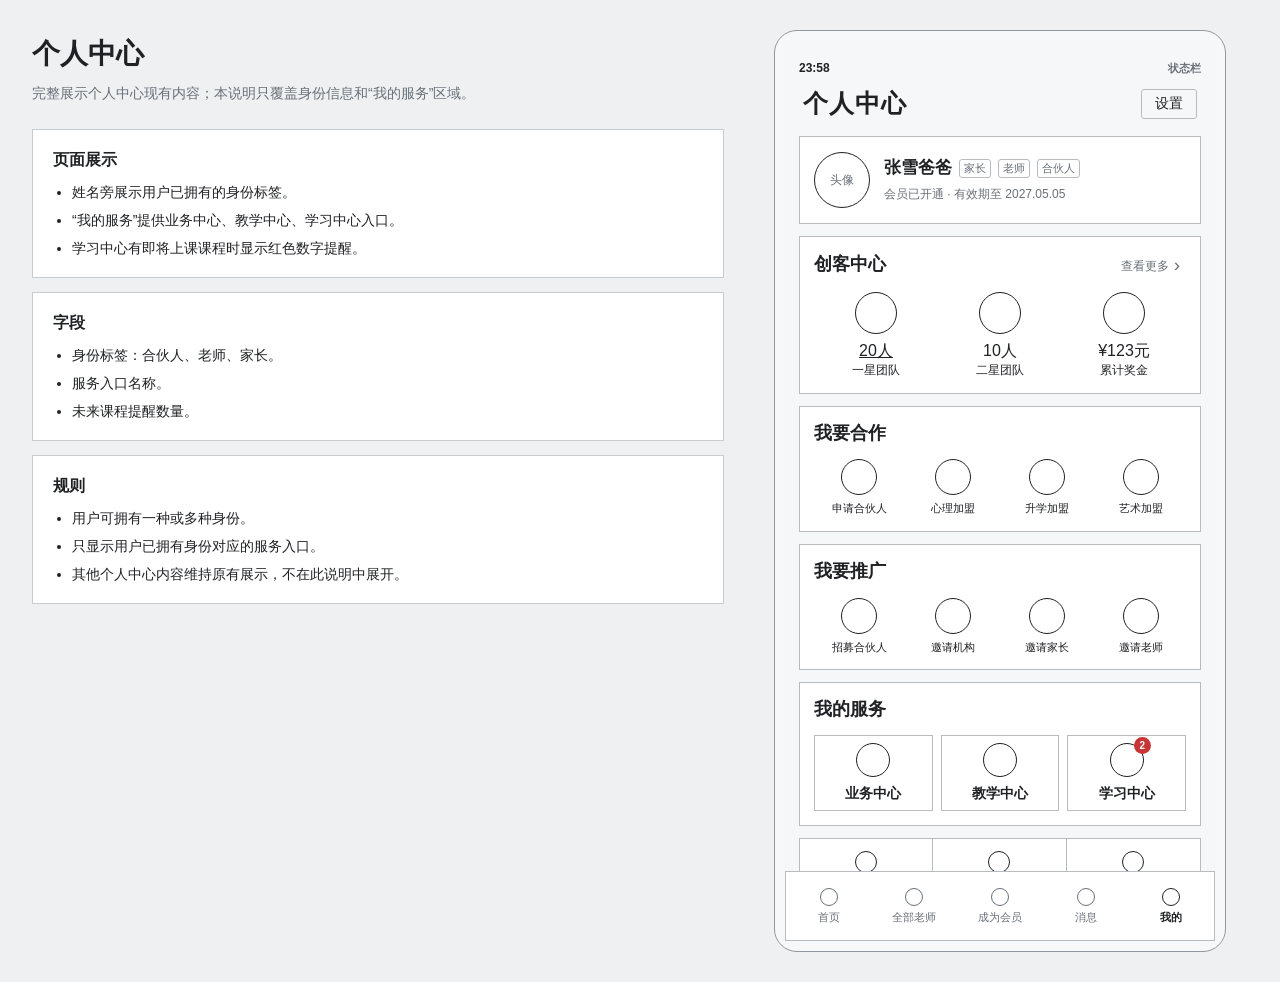
<file: 个人中心_原型说明预览.html>
<!doctype html>
<html lang="zh-CN">
<head>
  <meta charset="utf-8">
  <meta name="viewport" content="width=device-width, initial-scale=1">
  <title>个人中心原型说明预览</title>
  <style>
    :root { --ink:#202124; --muted:#697078; --line:#c7ccd1; --surface:#fff; --bg:#eef0f2; }
    * { box-sizing:border-box; }
    body { margin:0; background:var(--bg); color:var(--ink); font:14px/1.5 -apple-system,BlinkMacSystemFont,"PingFang SC","Microsoft YaHei",sans-serif; }
    button { font:inherit; color:inherit; cursor:pointer; }
    .layout { max-width:1320px; margin:0 auto; min-height:100vh; padding:30px 32px; display:grid; grid-template-columns:minmax(380px,1fr) 474px; gap:50px; align-items:start; }
    .notes h2 { margin:3px 0 8px; font-size:28px; }
    .notes > p { margin:0 0 25px; color:var(--muted); }
    .note { margin-bottom:14px; padding:18px 20px; border:1px solid var(--line); background:var(--surface); }
    .note h3 { margin:0 0 10px; font-size:16px; }
    .note ul { margin:0; padding-left:19px; }
    .note li + li { margin-top:7px; }
    .preview { position:sticky; top:25px; width:min(452px, 100%); padding:10px; border:1px solid #90979e; border-radius:23px; background:#f7f8f9; }
    iframe { display:block; width:100%; max-width:430px; height:900px; border:0; background:#f6f7f8; }
    @media (max-width:920px) { .layout { grid-template-columns:1fr; padding:20px 18px; } .preview { position:relative; top:auto; margin:auto; max-width:100%; } }
  </style>
</head>
<body>
  <main class="layout">
    <section class="notes">
      <h2 id="page-title"></h2>
      <p id="page-purpose"></p>
      <article class="note"><h3>页面展示</h3><ul id="display-list"></ul></article>
      <article class="note"><h3>字段</h3><ul id="field-list"></ul></article>
      <article class="note"><h3>规则</h3><ul id="rule-list"></ul></article>
    </section>
    <section class="preview" aria-label="原型预览"><iframe id="prototype" title="个人中心原型"></iframe></section>
  </main>
  <script>
    const source = '个人中心_开通后_线框原型.html';
    const content = {
      profile: {
        title: '个人中心', purpose: '完整展示个人中心现有内容；本说明只覆盖身份信息和“我的服务”区域。',
        display: ['姓名旁展示用户已拥有的身份标签。', '“我的服务”提供业务中心、教学中心、学习中心入口。', '学习中心有即将上课课程时显示红色数字提醒。'],
        fields: ['身份标签：合伙人、老师、家长。', '服务入口名称。', '未来课程提醒数量。'],
        rules: ['用户可拥有一种或多种身份。', '只显示用户已拥有身份对应的服务入口。', '其他个人中心内容维持原有展示，不在此说明中展开。']
      },
      partner: {
        title: '业务中心', purpose: '面向合伙人的课时管理与推广工作台。',
        display: ['一级展示课时池，直接提供分配课时操作。', '下方展示会员销售、课程销售两个推广工具。'],
        fields: ['已购课时、已分配、可分配课时。', '会员销售、课程销售。'],
        rules: ['课时分配为一级主操作。', '会员销售转发会员推广页，由他人自主购买。', '课程销售筛选课程后单独转发。']
      },
      teacher: {
        title: '教学中心', purpose: '面向老师的教学安排与任务工作台。',
        display: ['教学数据展示累计授课和本月排课。', '一级直接展示月度排课日历与部分已排课程。', '课后提交、布置作业作为紧凑教学任务入口。'],
        fields: ['累计授课课时、本月排课数。', '课程时间、学生、上课地点。', '待提交课程反馈数。'],
        rules: ['上课记录由系统自动同步。', '已排课程默认展示部分记录，可展开全部。', '教学任务进入对应表单完成处理。']
      },
      parent: {
        title: '学习中心', purpose: '面向家长和学生的学习数据与学习日程工作台。',
        display: ['学习数据展示上课记录和剩余课时。', '一级直接展示按孩子安排的月度课程计划。', '下方展示即将上课、学生档案和课签确认。'],
        fields: ['上课记录、剩余课时。', '孩子、课程、时间、老师。', '学生档案、课签确认。'],
        rules: ['课程计划以孩子学习日程为中心，不强调老师空闲时间。', '存在未来课程时，个人中心学习中心显示红色角标。', '学习数据卡可进入对应详情查看。']
      },
      'partner-课时分配': {
        title: '课时分配', purpose: '将合伙人已购的课时分配给指定用户。',
        display: ['展示课时汇总和已分配用户。', '通过“分配课时”选择用户并填写分配数量。'],
        fields: ['已购课时、已分配、可分配课时。', '用户姓名、当前已分配课时、此次分配课时。'],
        rules: ['分配数量不可超过可分配课时。', '完成分配后更新课时汇总和用户的已分配数量。']
      },
      'partner-会员销售': {
        title: '会员销售', purpose: '选择会员推广页并转发给其他用户购买。',
        display: ['展示普通会员和卓越会员两种推广页。', '每种会员提供独立转发操作。'],
        fields: ['会员名称、会员价格、转发入口。'],
        rules: ['仅转发推广页，不在当前页面直接开通会员。', '购买由收到推广页的用户自行完成。']
      },
      'partner-课程销售': {
        title: '课程销售', purpose: '浏览平台课程，筛选后转发单门课程。',
        display: ['列表展示平台课程及课程简介。', '支持按学段、学科、课程类型和授课方式筛选。'],
        fields: ['课程名称、学段、学科、类型、授课方式、价格、简介。'],
        rules: ['一次选择并转发一门课程。', '转发后由接收方自主购买课程。']
      },
      'teacher-上课记录': {
        title: '上课记录', purpose: '查看老师全部已完成课程的授课明细。',
        display: ['顶部展示累计授课课时。', '下方按时间展示全部课程记录，不提供手动新增。'],
        fields: ['课程名称、上课学生、上课时间、上课地点、课时数。'],
        rules: ['记录由课程完成情况自动同步。', '每条记录完整呈现本次上课信息。']
      },
      'teacher-排课动态': {
        title: '排课动态', purpose: '查看老师的课程工作安排。',
        display: ['按月展示日历，可切换过去和未来月份。', '日历下方列出已排课程与空闲日期提示。'],
        fields: ['日期、时间、课程、学生、上课地点、课时数。'],
        rules: ['日历体现老师已排课程与空闲日期。', '列表按日期呈现该月课程安排。']
      },
      'teacher-课后提交': {
        title: '课后提交', purpose: '对已完成课程提交教学反馈。',
        display: ['展示待提交、本月已提交、累计评价和好评率。', '选择一节课程后填写评分与评价。'],
        fields: ['课程、学生、上课时间、评分、评价内容。'],
        rules: ['仅可选择已完成且待提交的课程。', '评分和评价提交后可由家长在课程记录中查看。']
      },
      'teacher-布置作业': {
        title: '布置作业', purpose: '基于已上课程向学生发布课后作业。',
        display: ['课程和学生均使用下拉多选。', '学生默认全选，课程默认不选择。'],
        fields: ['课程、学生、作业内容。'],
        rules: ['可同时选择多节课程和多名学生。', '不包含批改功能。']
      },
      'parent-学生档案': {
        title: '学生档案', purpose: '维护一个或多个孩子的基本学习信息。',
        display: ['以紧凑卡片展示每个孩子的信息。', '支持添加孩子；编辑入口位于卡片右侧。'],
        fields: ['孩子头像、孩子姓名、性别、年级、就读学校。'],
        rules: ['一个家长可添加多个孩子。', '添加和修改均需完整填写基本信息。']
      },
      'parent-课程计划': {
        title: '课程计划', purpose: '从家长视角查看孩子的学习日程。',
        display: ['月历在日期内标示孩子姓名、课程与时间。', '列表中即将上课在上方，已完成课程在下方。'],
        fields: ['孩子、课程、日期、时间、老师、上课地点、状态。'],
        rules: ['课程计划体现孩子的日程，不展示老师空闲时间。', '存在未来课程时，学习中心入口显示红色数字提醒。']
      },
      'parent-课签确认': {
        title: '课签确认', purpose: '确认已完成课程的上课签到。',
        display: ['从已完成课程中选择需要确认的一节课。', '展示课程、孩子、完整日期、地点和老师。'],
        fields: ['课程、孩子、上课时间、上课地点、老师。'],
        rules: ['仅可对已完成课程进行课签确认。', '确认后该次课程显示已签到状态。']
      },
      'parent-上课记录': {
        title: '上课记录', purpose: '查看孩子已经完成的全部课程。',
        display: ['支持按课程关键词、孩子、授课方式和老师筛选。', '列表展示符合条件的课程记录。'],
        fields: ['课程、孩子、老师、授课方式、时间、地点、课时数。'],
        rules: ['仅展示已完成课程。', '多项筛选条件同时生效。']
      },
      'parent-剩余课时': {
        title: '剩余课时', purpose: '查看每个孩子和课程当前可使用的课时，并进入续费。',
        display: ['按课程列出孩子的剩余课时。', '底部提供课时续费入口。'],
        fields: ['课程名称、孩子、剩余课时。'],
        rules: ['不展示备注或课时明细。', '续费进入后续购买流程。']
      }
    };
    const frame = document.querySelector('#prototype');
    let activeRole = '';
    let activePage = '';
    function fill(id, values) { document.querySelector(id).innerHTML = values.map(value => '<li>' + value + '</li>').join(''); }
    function setNote(page) {
      const item = content[page];
      if (!item) return;
      if (activePage === page) return;
      activePage = page;
      document.querySelector('#page-title').textContent = item.title;
      document.querySelector('#page-purpose').textContent = item.purpose;
      fill('#display-list', item.display); fill('#field-list', item.fields); fill('#rule-list', item.rules);
    }
    window.addEventListener('message', event => {
      const message = event.data;
      if (!message || message.channel !== 'personal-center-prototype') return;
      setNote(message.page);
    });
    setNote('profile');
    frame.src = source;
  </script>
</body>
</html>
</file>
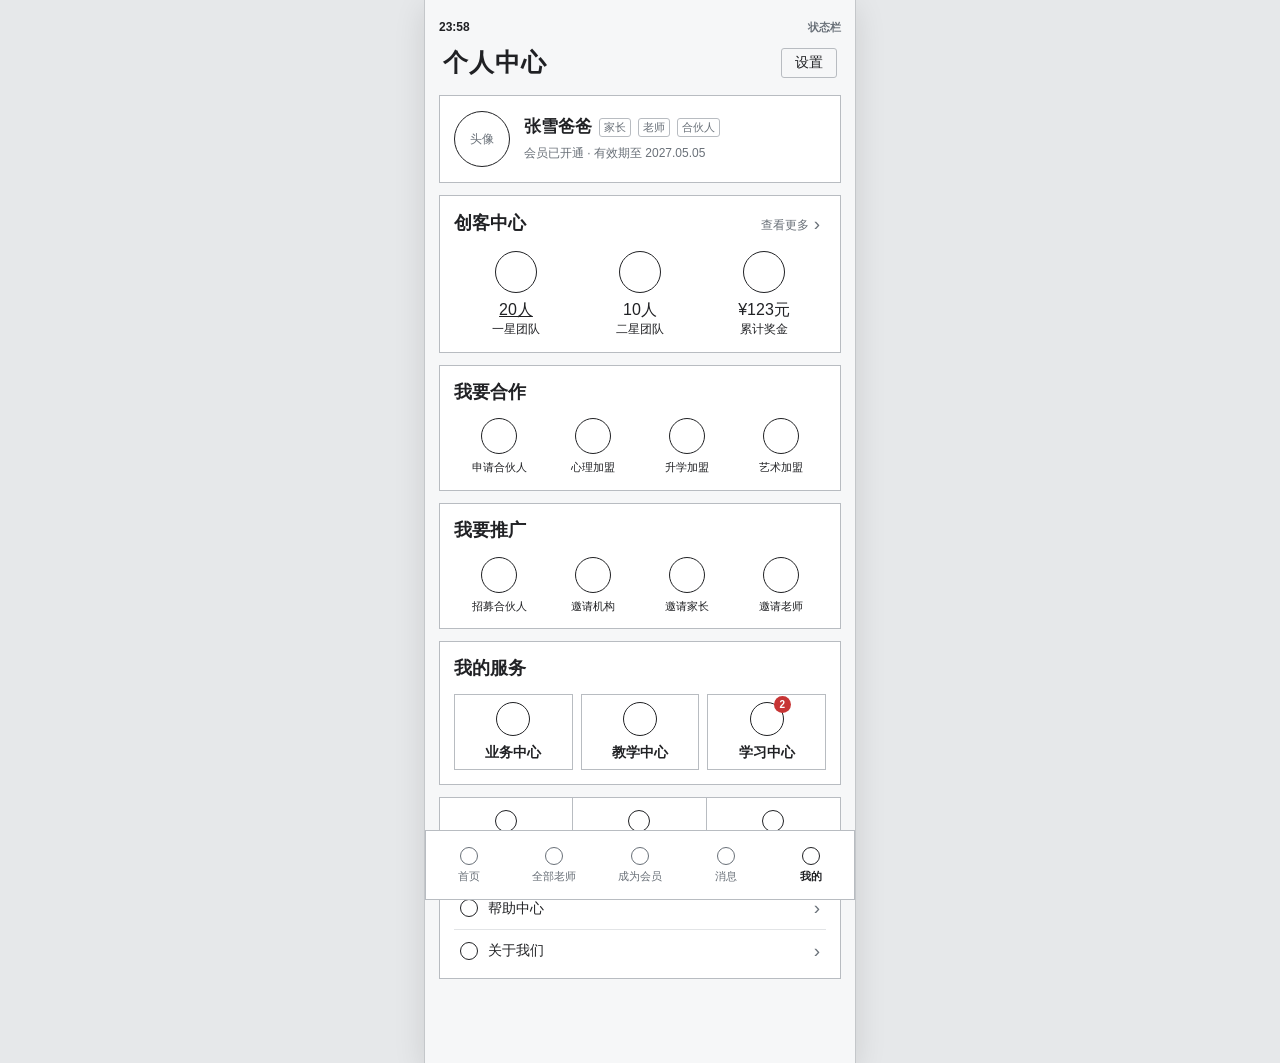
<file: 个人中心_开通后_线框原型.html>
<!doctype html>
<html lang="zh-CN">
<head>
  <meta charset="utf-8">
  <meta name="viewport" content="width=device-width, initial-scale=1">
  <title>个人中心 - 开通后线框原型</title>
  <style>
    :root { --ink:#202124; --mid:#697078; --line:#b8bcc1; --soft:#f1f2f3; --paper:#fff; }
    * { box-sizing:border-box; }
    body { margin:0; background:#e6e8ea; color:var(--ink); font:14px/1.35 -apple-system,BlinkMacSystemFont,"PingFang SC","Microsoft YaHei",sans-serif; }
    button { font:inherit; color:inherit; background:none; border:0; cursor:pointer; }
    .phone { width:min(100%,430px); min-height:100vh; margin:auto; background:#f6f7f8; padding:12px 14px 84px; }
    .status { height:30px; display:flex; align-items:center; justify-content:space-between; font-size:12px; font-weight:700; }
    .signals { font-size:11px; color:var(--mid); }
    .title-row { display:flex; justify-content:space-between; align-items:center; margin:4px 4px 15px; }
    h1 { margin:0; font-size:25px; letter-spacing:1px; }
    .more { width:56px; height:30px; border:1px solid var(--line); border-radius:3px; }
    .member { background:var(--paper); border:1px solid var(--line); min-height:88px; padding:14px; display:grid; grid-template-columns:58px 1fr auto; gap:12px; align-items:center; }
    .avatar { width:56px; height:56px; border:1.5px solid var(--ink); border-radius:50%; display:grid; place-items:center; font-size:12px; color:var(--mid); }
    .name { display:flex; flex-wrap:wrap; align-items:center; gap:5px 7px; font-size:17px; font-weight:700; }
    .badge { border:1px solid var(--line); border-radius:3px; padding:1px 4px; font-size:11px; color:var(--mid); font-weight:400; }
    .sub { margin-top:6px; color:var(--mid); font-size:12px; white-space:nowrap; }
    .section { margin-top:12px; background:var(--paper); border:1px solid var(--line); padding:14px; }
    .section-head { display:flex; justify-content:space-between; align-items:center; margin-bottom:13px; }
    h2 { margin:0; font-size:18px; }
    .role-entries { display:grid; grid-template-columns:repeat(3,1fr); gap:8px; }
    .role-entry { min-height:76px; border:1px solid var(--line); display:flex; flex-direction:column; align-items:center; justify-content:center; font-size:14px; font-weight:700; }
    .role-entry .action-icon { width:34px; height:34px; margin-bottom:7px; }
    .role-overview { margin:12px 0 0; padding:13px; border:1px solid var(--line); background:var(--paper); }
    .role-overview h3 { margin:0 0 11px; font-size:15px; }
    .overview-stats { display:grid; grid-template-columns:repeat(auto-fit,minmax(90px,1fr)); gap:7px; }
    .overview-stat { position:relative; min-width:0; padding:8px 4px; border:1px solid var(--line); text-align:center; }
    .overview-stat span { display:block; color:var(--mid); font-size:11px; white-space:nowrap; }
    .overview-stat strong { display:block; margin-top:4px; font-size:15px; }
    .stat-entry-arrow { position:absolute; top:4px; right:6px; color:var(--mid); font-size:15px; line-height:1; }
    .business-hours { margin:12px 0 0; padding:14px; border:1px solid var(--line); background:var(--paper); }
    .business-hours h3, .business-tools-panel h3 { margin:0 0 6px; font-size:16px; }
    .business-hours p { margin:0 0 12px; color:var(--mid); font-size:12px; }
    .business-hours-stats { display:grid; grid-template-columns:repeat(3,1fr); gap:7px; }
    .business-hours-stats div { padding:9px 5px; border:1px solid var(--line); text-align:center; }
    .business-hours-stats span { display:block; color:var(--mid); font-size:11px; }
    .business-hours-stats strong { display:block; margin-top:4px; font-size:16px; }
    .business-hours .primary-action { width:100%; margin:13px 0 0; }
    .detail-list.business-list { display:block; margin-top:12px; padding:0; border:0; background:transparent; }
    .business-tools-panel { padding:14px; border:1px solid var(--line); background:var(--paper); }
    .business-tools-panel > p { margin:0 0 12px; color:var(--mid); font-size:12px; }
    .business-tools { display:grid; grid-template-columns:1fr 1fr; gap:8px; }
    .business-tool { min-height:104px; padding:12px; border:1px solid var(--line); text-align:left; }
    .business-tool strong { display:block; margin-bottom:6px; font-size:15px; }
    .business-tool span { display:block; color:var(--mid); font-size:12px; line-height:1.5; }
    .detail-list.teacher-list { display:block; margin-top:12px; padding:0; border:0; background:transparent; }
    .teacher-schedule, .teacher-tasks-panel { padding:14px; border:1px solid var(--line); background:var(--paper); }
    .teacher-schedule { margin-bottom:12px; }
    .teacher-panel-head { display:flex; align-items:center; justify-content:space-between; margin-bottom:8px; }
    .teacher-panel-head h3, .teacher-tasks-panel h3 { margin:0; font-size:16px; }
    .teacher-panel-head button { height:26px; padding:0 8px; border:1px solid var(--line); border-radius:3px; font-size:12px; }
    .teacher-schedule-row { display:flex; justify-content:space-between; gap:10px; padding:9px 0; border-top:1px solid #e2e4e6; font-size:13px; }
    .teacher-schedule-row small { color:var(--mid); text-align:right; }
    .teacher-tasks { display:grid; grid-template-columns:1fr 1fr; gap:8px; margin-top:12px; }
    .teacher-task { min-height:88px; padding:11px; border:1px solid var(--line); text-align:left; }
    .teacher-task strong { display:block; margin-bottom:6px; font-size:15px; }
    .teacher-task span { display:block; color:var(--mid); font-size:12px; line-height:1.5; }
    .teacher-quick-title { margin:12px 0 7px; font-size:14px; }
    .teacher-quick-tasks { display:grid; grid-template-columns:1fr 1fr; gap:8px; }
    .teacher-quick-tasks .teacher-task { min-height:62px; padding:8px; }
    .teacher-quick-tasks .teacher-task strong { margin-bottom:3px; font-size:14px; }
    .detail-list.learning-list { display:block; margin-top:12px; padding:0; border:0; background:transparent; }
    .learning-quick-tasks { display:grid; grid-template-columns:repeat(2,1fr); gap:7px; }
    .learning-quick-tasks .teacher-task { min-height:62px; padding:8px 5px; text-align:center; }
    .learning-quick-tasks .teacher-task strong { margin-bottom:3px; font-size:13px; }
    .learning-upcoming { padding:14px; border:1px solid var(--line); background:var(--paper); }
    .learning-upcoming .teacher-schedule-row { padding:10px 0; }
    .learning-main-calendar { margin-bottom:12px; padding:14px; border:1px solid var(--line); background:var(--paper); }
    .learning-main-calendar .calendar-day { min-height:48px; }
    .learning-main-calendar .calendar-day span { padding:2px 1px; border-style:dashed; font-size:9px; }
    .teacher-calendar { margin-bottom:12px; }
    .teacher-calendar .calendar-day { min-height:48px; }
    .teacher-calendar .calendar-day span { font-size:9px; padding:2px 1px; }
    .teacher-list-toggle { height:26px; padding:0 8px; border:1px solid var(--line); border-radius:3px; font-size:12px; }
    .link { font-size:12px; color:var(--mid); }
    .link::after, .row::after { content:"›"; padding-left:5px; font-size:19px; vertical-align:-1px; }
    .metrics, .actions { display:grid; grid-template-columns:repeat(3,1fr); text-align:center; }
    .actions { grid-template-columns:repeat(4,1fr); gap:4px; }
    .metric, .action { min-width:0; }
    .metric, .action { min-height:46px; }
    .metric-icon, .action-icon, .quick-icon, .row-icon, .tab-icon { display:block; border:1.5px solid var(--ink); border-radius:50%; margin:0 auto 6px; }
    .metric-icon { width:42px; height:42px; }
    .action-icon { width:36px; height:36px; }
    .notification-badge { position:absolute; top:-7px; right:-8px; min-width:17px; height:17px; padding:0 4px; border-radius:9px; background:#c73535; color:#fff; font-style:normal; font-size:10px; line-height:17px; text-align:center; }
    .metric strong { display:block; font-size:16px; font-weight:500; }
    .metric:nth-child(1) strong { text-decoration:underline; }
    .metric small, .action small { display:block; font-size:12px; color:var(--ink); white-space:nowrap; }
    .action small { font-size:11px; }
    .quick { padding:0; display:grid; grid-template-columns:repeat(3,1fr); }
    .quick button { height:70px; border-right:1px solid var(--line); font-weight:600; display:flex; flex-direction:column; align-items:center; justify-content:center; }
    .quick button:last-child { border:0; }
    .quick-icon { width:22px; height:22px; margin-bottom:5px; }
    .list { padding:6px 14px; }
    .row { display:flex; align-items:center; width:100%; height:42px; text-align:left; border-bottom:1px solid #e2e4e6; }
    .row:last-child { border:0; }
    .row-icon { width:18px; height:18px; margin:0 10px 0 0; }
    .row::after { margin-left:auto; color:var(--mid); }
    .tabbar { position:fixed; z-index:2; left:50%; bottom:0; transform:translateX(-50%); width:min(100%,430px); height:70px; background:var(--paper); border:1px solid var(--line); display:grid; grid-template-columns:repeat(5,1fr); }
    .tabbar button { font-size:11px; color:var(--mid); display:flex; flex-direction:column; align-items:center; justify-content:center; }
    .tab-icon { width:18px; height:18px; margin-bottom:4px; border-color:var(--mid); }
    .tabbar .active { color:var(--ink); font-weight:700; }
    .tabbar .active .tab-icon { border-color:var(--ink); }
    .modal-backdrop { position:fixed; inset:0; background:rgba(32,33,36,.28); display:none; place-items:center; padding:22px; z-index:3; }
    .modal-backdrop.show { display:grid; }
    .modal { width:min(100%,340px); border:1.5px solid var(--ink); background:var(--paper); padding:20px; text-align:center; }
    .modal h3 { margin:0 0 10px; font-size:18px; }
    .modal p { margin:0 0 18px; color:var(--mid); }
    .modal button { width:100%; height:38px; border:1px solid var(--ink); font-weight:700; }
    .role-detail { position:fixed; inset:0; z-index:4; display:none; background:#f6f7f8; max-width:430px; margin:auto; padding:12px 14px 84px; }
    .role-detail.show { display:block; }
    .detail-top { height:48px; display:flex; align-items:center; gap:14px; border-bottom:1px solid var(--line); }
    .back { width:48px; height:30px; border:1px solid var(--line); border-radius:3px; }
    .detail-top h2 { font-size:20px; }
    .detail-list { margin-top:12px; background:var(--paper); border:1px solid var(--line); display:grid; grid-template-columns:repeat(3,1fr); gap:16px 4px; padding:18px 10px; }
    .detail-list .role-entry { border:0; min-height:62px; font-size:12px; font-weight:400; }
    .function-page { position:fixed; inset:0; z-index:5; display:none; background:#f6f7f8; max-width:430px; margin:auto; padding:12px 14px 84px; overflow:auto; }
    .function-page.show { display:block; }
    .function-intro { margin:14px 0 12px; padding:13px; border:1px solid var(--line); background:var(--paper); color:var(--mid); font-size:13px; }
    .function-card { margin-top:12px; border:1px solid var(--line); background:var(--paper); }
    .function-card h3 { margin:0; padding:12px 13px; font-size:15px; border-bottom:1px solid var(--line); }
    .function-row { min-height:48px; padding:10px 13px; border-bottom:1px solid #e2e4e6; display:flex; align-items:center; justify-content:space-between; gap:12px; }
    .function-row:last-child { border:0; }
    .function-row small { color:var(--mid); text-align:right; }
    .field { margin:12px 13px 0; }
    .field label { display:block; margin-bottom:6px; font-size:12px; color:var(--mid); }
    .field-box { height:38px; border:1px solid var(--line); padding:9px 10px; color:#92979c; font-size:13px; }
    .field-box.large { height:78px; }
    .primary-action { width:calc(100% - 26px); height:40px; border:1.5px solid var(--ink); margin:16px 13px; font-weight:700; }
    .membership-option { margin-top:12px; border:1.5px solid var(--ink); background:var(--paper); padding:16px; }
    .membership-option h3 { margin:0 0 8px; font-size:20px; }
    .membership-option .price { font-size:26px; font-weight:700; }
    .membership-option p { margin:10px 0 0; padding-top:10px; border-top:1px solid var(--line); color:var(--mid); font-size:13px; }
    .course-share { width:64px; height:28px; border:1px solid var(--line); border-radius:3px; font-size:12px; flex:0 0 auto; }
    .course-filters { display:grid; grid-template-columns:repeat(3,1fr); gap:7px; margin:14px 0 12px; }
    .course-filters select { width:100%; height:34px; border:1px solid var(--line); border-radius:3px; background:var(--paper); padding:0 7px; font:13px -apple-system,BlinkMacSystemFont,"PingFang SC","Microsoft YaHei",sans-serif; }
    .record-filters { display:grid; grid-template-columns:repeat(2,1fr); gap:7px; margin:14px 0 12px; }
    .record-filters select { width:100%; height:34px; border:1px solid var(--line); border-radius:3px; background:var(--paper); padding:0 7px; font:13px -apple-system,BlinkMacSystemFont,"PingFang SC","Microsoft YaHei",sans-serif; }
    .course-cards { display:grid; gap:10px; }
    .course-card { background:var(--paper); border:1px solid var(--line); padding:11px; display:grid; grid-template-columns:82px 1fr; gap:11px; }
    .course-cover { border:1.5px solid var(--ink); min-height:104px; padding:7px; display:flex; flex-direction:column; justify-content:space-between; font-size:11px; }
    .course-cover b { font-size:19px; line-height:1.1; }
    .course-cover span { border-top:1px solid var(--line); padding-top:5px; color:var(--mid); }
    .course-info { min-width:0; }
    .course-info h3 { margin:0 0 6px; font-size:15px; line-height:1.35; }
    .course-meta { display:flex; flex-wrap:wrap; gap:5px; margin-bottom:7px; }
    .course-meta span { border:1px solid var(--line); padding:2px 5px; font-size:11px; color:var(--mid); }
    .course-desc { margin:0 0 8px; color:var(--mid); font-size:12px; white-space:nowrap; overflow:hidden; text-overflow:ellipsis; }
    .course-bottom { display:flex; align-items:center; justify-content:space-between; gap:8px; }
    .course-price { font-size:17px; font-weight:700; }
    .empty-state { border:1px dashed var(--line); padding:24px; text-align:center; color:var(--mid); }
    .hours-overview { display:grid; grid-template-columns:repeat(3,1fr); gap:7px; margin:14px 0 12px; }
    .hours-overview div { min-height:74px; padding:10px 8px; border:1px solid var(--line); background:var(--paper); text-align:center; }
    .hours-overview span { display:block; color:var(--mid); font-size:11px; }
    .hours-overview strong { display:block; margin-top:6px; font-size:19px; }
    .record-card { padding:12px 13px; border-bottom:1px solid #e2e4e6; }
    .record-card:last-child { border:0; }
    .record-card h4 { margin:0 0 7px; font-size:14px; }
    .record-meta { display:grid; grid-template-columns:1fr 1fr; gap:5px 12px; color:var(--mid); font-size:12px; }
    .schedule-stats { display:grid; grid-template-columns:repeat(3,1fr); gap:7px; margin:14px 0 12px; }
    .schedule-stats div { padding:9px 5px; border:1px solid var(--line); background:var(--paper); text-align:center; }
    .schedule-stats span { display:block; color:var(--mid); font-size:11px; }
    .schedule-stats strong { display:block; margin-top:4px; font-size:16px; }
    .calendar-toolbar { display:flex; align-items:center; justify-content:space-between; height:40px; padding:0 10px; border:1px solid var(--line); border-bottom:0; background:var(--paper); }
    .calendar-toolbar button { width:34px; height:26px; border:1px solid var(--line); border-radius:3px; }
    .calendar-toolbar strong { font-size:15px; }
    .calendar-week { border:1px solid var(--line); background:var(--paper); }
    .calendar-labels, .calendar-days { display:grid; grid-template-columns:repeat(7,1fr); }
    .calendar-labels { border-bottom:1px solid var(--line); }
    .calendar-labels span { padding:6px 0; text-align:center; color:var(--mid); font-size:11px; }
    .calendar-day { min-height:70px; padding:5px 3px; border-right:1px solid var(--line); border-bottom:1px solid var(--line); }
    .calendar-day:nth-child(7n) { border-right:0; }
    .calendar-day:nth-last-child(-n+7) { border-bottom:0; }
    .calendar-day b { display:block; font-size:11px; font-weight:400; color:var(--mid); }
    .calendar-day span { display:block; padding:3px 2px; border:1px solid var(--line); margin-top:3px; font-size:10px; line-height:1.25; }
    .calendar-day .free { color:var(--mid); border-style:dashed; text-align:center; margin-top:14px; }
    .calendar-day.empty { background:#fafafa; }
    .learning-child { width:100%; height:38px; margin:14px 0 12px; padding:0 10px; border:1px solid var(--line); background:var(--paper); font:13px -apple-system,BlinkMacSystemFont,"PingFang SC","Microsoft YaHei",sans-serif; }
    .learning-stats { display:grid; grid-template-columns:repeat(3,1fr); gap:7px; margin-bottom:12px; }
    .learning-stats div { padding:9px 5px; border:1px solid var(--line); background:var(--paper); text-align:center; }
    .learning-stats span { display:block; color:var(--mid); font-size:11px; }
    .learning-stats strong { display:block; margin-top:4px; font-size:15px; }
    .learning-calendar .calendar-day { min-height:64px; }
    .learning-calendar .calendar-day span { border-style:dashed; }
    .agenda-card { padding:12px 13px; border-bottom:1px solid #e2e4e6; }
    .agenda-card:last-child { border:0; }
    .agenda-card h4 { margin:0 0 6px; font-size:14px; }
    .agenda-card p { margin:3px 0; color:var(--mid); font-size:12px; }
    .agenda-card .agenda-status { display:inline-block; margin-top:5px; padding:2px 5px; border:1px solid var(--line); font-size:11px; color:var(--mid); }
    .feedback-stats { display:grid; grid-template-columns:repeat(2,1fr); gap:7px; margin:14px 0 12px; }
    .feedback-stats div { padding:10px; border:1px solid var(--line); background:var(--paper); }
    .feedback-stats span { display:block; color:var(--mid); font-size:12px; }
    .feedback-stats strong { display:block; margin-top:4px; font-size:19px; }
    .rating-options { display:flex; gap:9px; }
    .rating-option { width:32px; height:32px; border:1px solid var(--line); border-radius:50%; font-size:13px; }
    .rating-option.selected { background:var(--soft); border:1.5px solid var(--ink); font-weight:700; }
    .feedback-form textarea { width:100%; min-height:92px; resize:vertical; border:1px solid var(--line); padding:9px 10px; font:13px/1.4 -apple-system,BlinkMacSystemFont,"PingFang SC","Microsoft YaHei",sans-serif; }
    .feedback-form input, .feedback-form select { width:100%; height:38px; border:1px solid var(--line); padding:0 10px; background:var(--paper); font:13px -apple-system,BlinkMacSystemFont,"PingFang SC","Microsoft YaHei",sans-serif; }
    .multi-select { position:relative; }
    .multi-trigger { width:100%; height:38px; border:1px solid var(--line); padding:0 10px; background:var(--paper); text-align:left; font-size:13px; }
    .multi-trigger::after { content:"⌄"; float:right; font-size:16px; color:var(--mid); }
    .multi-menu { display:none; position:absolute; z-index:6; top:38px; left:0; right:0; max-height:180px; overflow:auto; border:1px solid var(--line); background:var(--paper); box-shadow:0 4px 10px rgba(0,0,0,.08); }
    .multi-select.open .multi-menu { display:block; }
    .multi-menu label { display:flex; align-items:center; gap:7px; min-height:30px; padding:0 10px; font-size:13px; }
    .multi-menu label + label { border-top:1px solid #e2e4e6; }
    .multi-menu input { width:15px; height:15px; padding:0; }
    .child-card { display:grid; grid-template-columns:56px 1fr auto; gap:12px; padding:13px; border-bottom:1px solid #e2e4e6; }
    .child-card:last-child { border:0; }
    .child-avatar { width:52px; height:52px; border:1.5px solid var(--ink); border-radius:50%; display:grid; place-items:center; color:var(--mid); font-size:11px; }
    .child-card h4 { margin:0 0 7px; font-size:15px; }
    .child-fields { display:grid; grid-template-columns:1fr 1fr; gap:5px 12px; color:var(--mid); font-size:12px; }
    .child-edit { width:42px; height:25px; border:1px solid var(--line); border-radius:3px; font-size:12px; }
    .schedule-summary { margin-top:12px; padding:10px 12px; border:1px solid var(--line); background:var(--paper); color:var(--mid); font-size:12px; }
    .allocation-form { margin-top:14px; padding:2px 0 16px; border:1px solid var(--line); background:var(--paper); }
    .allocation-form .field select, .allocation-form .field input { width:100%; height:38px; border:1px solid var(--line); padding:0 10px; background:var(--paper); font:13px -apple-system,BlinkMacSystemFont,"PingFang SC","Microsoft YaHei",sans-serif; }
    .available-tip { margin:8px 13px 0; font-size:12px; color:var(--mid); }
    .form-error { min-height:18px; margin:8px 13px 0; color:#9b3030; font-size:12px; }
    @media (min-width:431px) { .phone { box-shadow:0 0 0 1px #c4c7ca,0 8px 30px rgba(0,0,0,.12); } }
  </style>
</head>
<body>
  <main class="phone">
    <div class="status"><span>23:58</span><span class="signals">状态栏</span></div>
    <div class="title-row"><h1>个人中心</h1><button class="more" data-name="更多设置">设置</button></div>
    <section class="member">
      <div class="avatar">头像</div><div><div class="name">张雪爸爸 <span class="badge">家长</span><span class="badge">老师</span><span class="badge">合伙人</span></div><div class="sub">会员已开通 · 有效期至 2027.05.05</div></div>
    </section>
    <section class="section"><div class="section-head"><h2>创客中心</h2><button class="link" data-name="创客中心">查看更多</button></div><div class="metrics"><button class="metric" data-name="一星团队"><span class="metric-icon"></span><strong>20人</strong><small>一星团队</small></button><button class="metric" data-name="二星团队"><span class="metric-icon"></span><strong>10人</strong><small>二星团队</small></button><button class="metric" data-name="累计奖金"><span class="metric-icon"></span><strong>¥123元</strong><small>累计奖金</small></button></div></section>
    <section class="section"><div class="section-head"><h2>我要合作</h2></div><div class="actions"><button class="action" data-name="申请合伙人"><span class="action-icon"></span><small>申请合伙人</small></button><button class="action" data-name="心理加盟"><span class="action-icon"></span><small>心理加盟</small></button><button class="action" data-name="升学加盟"><span class="action-icon"></span><small>升学加盟</small></button><button class="action" data-name="艺术加盟"><span class="action-icon"></span><small>艺术加盟</small></button></div></section>
    <section class="section"><div class="section-head"><h2>我要推广</h2></div><div class="actions"><button class="action" data-name="招募合伙人"><span class="action-icon"></span><small>招募合伙人</small></button><button class="action" data-name="邀请机构"><span class="action-icon"></span><small>邀请机构</small></button><button class="action" data-name="邀请家长"><span class="action-icon"></span><small>邀请家长</small></button><button class="action" data-name="邀请老师"><span class="action-icon"></span><small>邀请老师</small></button></div></section>
    <section class="section role-service">
      <div class="section-head"><h2>我的服务</h2></div>
      <div class="role-entries">
        <button class="role-entry" data-role-detail="partner"><span class="action-icon"></span>业务中心</button>
        <button class="role-entry" data-role-detail="teacher"><span class="action-icon"></span>教学中心</button>
        <button class="role-entry" data-role-detail="parent"><span class="action-icon" style="position:relative"><em class="notification-badge">2</em></span>学习中心</button>
      </div>
    </section>
    <section class="section quick"><button data-name="我的订单"><span class="quick-icon"></span>我的订单</button><button data-name="我的课程"><span class="quick-icon"></span>我的课程</button><button data-name="我的收藏"><span class="quick-icon"></span>我的收藏</button></section>
    <section class="section list"><button class="row" data-name="帮助中心"><span class="row-icon"></span>帮助中心</button><button class="row" data-name="关于我们"><span class="row-icon"></span>关于我们</button></section>
  </main>
  <nav class="tabbar"><button data-name="首页"><span class="tab-icon"></span>首页</button><button data-name="全部老师"><span class="tab-icon"></span>全部老师</button><button data-name="成为会员"><span class="tab-icon"></span>成为会员</button><button data-name="消息"><span class="tab-icon"></span>消息</button><button class="active" data-name="我的"><span class="tab-icon"></span>我的</button></nav>
  <div class="modal-backdrop" id="modal"><div class="modal"><h3 id="modal-title">功能入口</h3><p id="modal-text">已选择此功能。</p><button id="close">关闭</button></div></div>
  <section class="role-detail" id="role-detail" aria-label="身份功能二级页">
    <header class="detail-top"><button class="back" id="role-back">返回</button><h2 id="detail-title">身份服务</h2></header>
    <div id="role-overview"></div>
    <div class="detail-list" id="detail-list"></div>
  </section>
  <section class="function-page" id="function-page" aria-label="功能页面">
    <header class="detail-top"><button class="back" id="function-back">返回</button><h2 id="function-title">功能页面</h2></header>
    <div id="function-content"></div>
  </section>
  <script>
    const modal = document.querySelector('#modal');
    document.querySelectorAll('[data-name]').forEach(item => item.addEventListener('click', () => {
      const name = item.dataset.name; document.querySelector('#modal-title').textContent = name;
      document.querySelector('#modal-text').textContent = '线框原型：进入“' + name + '”功能。'; modal.classList.add('show');
    }));
    document.querySelector('#close').addEventListener('click', () => modal.classList.remove('show'));
    modal.addEventListener('click', e => { if (e.target === modal) modal.classList.remove('show'); });
    const roleFunctions = {
      partner: { title: '业务中心', layout:'businessDashboard', items: [
        { name:'会员销售', layout:'membership', intro:'选择会员推广页并转发给其他用户，由对方自主购买。', plans:[['普通会员','300 元/年'],['卓越会员','500 元/年']] },
        { name:'课程销售', layout:'courses', intro:'平台全部课程，可筛选后选择单门课程转发。', courses:[
          {name:'优 AI 语文素养体验课', stage:'小学', subject:'语文', type:'体验课', mode:'1 对 1 直播', price:'39.90', desc:'字词、拼音、古诗文基础能力提升'},
          {name:'优 AI 数学拓展正式课', stage:'初中', subject:'数学', type:'正式课', mode:'1 对 4 直播', price:'1299.00', desc:'强化逻辑推理与抽象思维能力'},
          {name:'优 AI 物理拓展体验课', stage:'初中', subject:'物理', type:'体验课', mode:'1 对 1 直播', price:'39.90', desc:'围绕实验与模型开展物理学习'},
          {name:'优 AI 思政拓展体验课', stage:'初中', subject:'思政', type:'体验课', mode:'1 对 4 直播', price:'39.90', desc:'时政、价值观与理论基础学习'},
          {name:'优 AI 英语阅读正式课', stage:'小学', subject:'英语', type:'正式课', mode:'1 对 1 直播', price:'899.00', desc:'分级阅读与表达能力训练'},
          {name:'优 AI 少儿编程启蒙课', stage:'小学', subject:'编程', type:'体验课', mode:'小班直播', price:'49.90', desc:'用项目实践建立编程思维'},
          {name:'优 AI 科学实验探索课', stage:'小学', subject:'科学', type:'体验课', mode:'小班直播', price:'49.90', desc:'用实验理解身边的科学现象'},
          {name:'优 AI 美术创想正式课', stage:'小学', subject:'美术', type:'正式课', mode:'小班直播', price:'699.00', desc:'观察、创作与表达能力提升'}
        ] },
        { name:'课时分配', layout:'hours', intro:'将已购课时分配给指定用户，便于其使用平台课程。', summary:[['已购课时','1,000'],['已分配','680'],['可分配','320']], users:[['王小明','已分配 200 课时'],['李小雨','已分配 180 课时'],['陈子涵','已分配 300 课时']], action:'分配课时' }
      ] },
      teacher: { title: '教学中心', layout:'teacherDashboard', items: [
        { name:'上课记录', layout:'teachingRecords', intro:'授课记录由系统自动同步，无需手动新增。', total:'236', rows:[
          {course:'数学思维课', student:'王小明', time:'2026.07.25 10:00', place:'线上直播间', hours:'2 课时'},
          {course:'英语阅读课', student:'李小雨', time:'2026.07.24 14:00', place:'线上直播间', hours:'1 课时'},
          {course:'数学思维课', student:'陈子涵', time:'2026.07.23 10:00', place:'优坐标学习中心', hours:'2 课时'},
          {course:'物理拓展课', student:'赵子轩', time:'2026.07.22 16:00', place:'优坐标学习中心', hours:'2 课时'},
          {course:'英语阅读课', student:'王小明', time:'2026.07.21 14:00', place:'线上直播间', hours:'1 课时'},
          {course:'数学思维课', student:'李小雨', time:'2026.07.20 10:00', place:'线上直播间', hours:'2 课时'}
        ] },
        { name:'排课动态', layout:'schedule', intro:'按月查看已排课程与空闲日期。', events:[
          {date:'2026-07-20', time:'10:00', course:'数学思维课', student:'王小明', place:'线上直播间', hours:2},{date:'2026-07-21', time:'14:00', course:'英语阅读课', student:'李小雨', place:'线上直播间', hours:1},{date:'2026-07-22', time:'16:00', course:'物理拓展课', student:'赵子轩', place:'优坐标学习中心', hours:2},{date:'2026-07-23', time:'10:00', course:'数学思维课', student:'陈子涵', place:'优坐标学习中心', hours:2},{date:'2026-07-24', time:'14:00', course:'英语阅读课', student:'王小明', place:'线上直播间', hours:1},{date:'2026-07-25', time:'10:00', course:'数学思维课', student:'李小雨', place:'线上直播间', hours:2}
        ] },
        { name:'课后提交', layout:'feedback', intro:'选择已完成课程，提交老师反馈，家长可在课程记录中查看。', stats:[['待提交','2'],['本月已提交','18'],['累计评价','236'],['好评率','98%']], courses:['数学思维课 · 王小明 · 07.25 10:00','英语阅读课 · 李小雨 · 07.24 14:00'], action:'提交课程反馈' },
        { name:'布置作业', layout:'homework', intro:'选择已完成的课程，为该课程的学生布置课后作业。', courses:[
          {label:'数学思维课 · 07.25 10:00', students:['王小明','陈子涵','赵子轩']},{label:'英语阅读课 · 07.24 14:00', students:['李小雨','王小明']},{label:'物理拓展课 · 07.22 16:00', students:['赵子轩','陈子涵']}
        ], action:'发布作业' }
      ] },
      parent: { title: '学习中心', layout:'learningDashboard', overview: {title:'学习数据', stats:[{label:'上课记录', value:'32 节', target:'上课记录'}, {label:'剩余课时', value:'30 课时', target:'剩余课时'}]}, items: [
        { name:'学生档案', layout:'studentProfiles', intro:'可查看和维护多个孩子的基本学习信息。', children:[
          {name:'王小明', gender:'男', grade:'四年级', school:'南山小学'}, {name:'李小雨', gender:'女', grade:'二年级', school:'实验小学'}
        ], action:'添加孩子' },
        { name:'课程计划', badge:2, layout:'learningSchedule', intro:'按孩子查看学习日程与即将开始的课程。', events:[
          {date:'2026-07-20', time:'10:00', course:'优 AI 数学思维正式课', student:'王小明', place:'线上直播间', hours:2, teacher:'张琴琴老师', status:'已完成'},
          {date:'2026-07-21', time:'14:00', course:'优 AI 英语阅读体验课', student:'李小雨', place:'线上直播间', hours:1, teacher:'李晨老师', status:'已完成'},
          {date:'2026-07-24', time:'16:00', course:'优 AI 物理拓展体验课', student:'王小明', place:'优坐标学习中心', hours:2, teacher:'王浩老师', status:'已完成'},
          {date:'2026-07-26', time:'10:00', course:'优 AI 数学思维正式课', student:'王小明', place:'线上直播间', hours:2, teacher:'张琴琴老师', status:'即将上课'},
          {date:'2026-07-27', time:'14:00', course:'优 AI 英语阅读体验课', student:'李小雨', place:'线上直播间', hours:1, teacher:'李晨老师', status:'即将上课'}
        ] },
        { name:'课签确认', layout:'checkin', intro:'请选择已完成的课程，确认本次上课签到。', courses:[
          {label:'优 AI 数学思维正式课 · 王小明', time:'2026 年 07 月 25 日 10:00', place:'线上直播间', teacher:'张琴琴老师'},
          {label:'优 AI 英语阅读体验课 · 李小雨', time:'2026 年 07 月 24 日 14:00', place:'线上直播间', teacher:'李晨老师'}
        ], action:'确认签到' },
        { name:'上课记录', hidden:true, layout:'learningRecords', intro:'查看孩子已完成课程的完整记录，可按条件筛选。', rows:[
          {course:'优 AI 数学思维正式课', student:'王小明', mode:'线上直播', teacher:'张琴琴老师', time:'2026 年 07 月 20 日 10:00', place:'线上直播间', hours:'2 课时'},
          {course:'优 AI 英语阅读体验课', student:'李小雨', mode:'线上直播', teacher:'李晨老师', time:'2026 年 07 月 21 日 14:00', place:'线上直播间', hours:'1 课时'},
          {course:'优 AI 物理拓展体验课', student:'王小明', mode:'线下授课', teacher:'王浩老师', time:'2026 年 07 月 24 日 16:00', place:'优坐标学习中心', hours:'2 课时'},
          {course:'优 AI 数学思维正式课', student:'王小明', mode:'线上直播', teacher:'张琴琴老师', time:'2026 年 07 月 12 日 10:00', place:'线上直播间', hours:'2 课时'},
          {course:'优 AI 英语阅读体验课', student:'李小雨', mode:'线上直播', teacher:'李晨老师', time:'2026 年 07 月 08 日 14:00', place:'线上直播间', hours:'1 课时'}
        ] },
        { name:'剩余课时', hidden:true, layout:'remainingHours', intro:'查看孩子当前可用课时，并可按需续费。', rows:[['优 AI 数学思维正式课','王小明 · 剩余 18 课时'],['优 AI 英语阅读体验课','李小雨 · 剩余 12 课时'],['优 AI 物理拓展体验课','王小明 · 剩余 6 课时']], action:'续费课时' }
      ] }
    };
    const detail = document.querySelector('#role-detail');
    document.querySelectorAll('[data-role-detail]').forEach(entry => entry.addEventListener('click', () => {
      const config = roleFunctions[entry.dataset.roleDetail];
      document.querySelector('#detail-title').textContent = config.title;
      if (config.layout === 'businessDashboard') renderBusinessDashboard(config);
      else if (config.layout === 'teacherDashboard') renderTeacherDashboard(config);
      else if (config.layout === 'learningDashboard') renderLearningDashboard(config);
      else {
        document.querySelector('#role-overview').innerHTML = config.overview ? '<section class="role-overview"><h3>' + config.overview.title + '</h3><div class="overview-stats">' + config.overview.stats.map(stat => '<button class="overview-stat" data-function="' + stat.target + '"><span>' + stat.label + '</span><strong>' + stat.value + '</strong></button>').join('') + '</div></section>' : '';
        document.querySelector('#detail-list').className = 'detail-list';
        document.querySelector('#detail-list').innerHTML = config.items.filter(item => !item.hidden).map(item => '<button class="role-entry" data-function="' + item.name + '"><span class="action-icon" style="position:relative">' + (item.badge ? '<em class="notification-badge">' + item.badge + '</em>' : '') + '</span>' + item.name + '</button>').join('');
      }
      detail.classList.add('show');
      document.querySelectorAll('#role-detail [data-function]').forEach(item => item.addEventListener('click', () => openFunction(config.items.find(entry => entry.name === item.dataset.function))));
    }));
    document.querySelector('#role-back').addEventListener('click', () => detail.classList.remove('show'));
    function renderBusinessDashboard(config) {
      const hours = config.items.find(item => item.name === '课时分配');
      const membership = config.items.find(item => item.name === '会员销售');
      const courses = config.items.find(item => item.name === '课程销售');
      document.querySelector('#role-overview').innerHTML = '<section class="business-hours"><h3>课时池</h3><p>将已购课时分配给指定用户</p><div class="business-hours-stats">' + hours.summary.map(item => '<div><span>' + item[0] + '</span><strong>' + item[1] + '</strong></div>').join('') + '</div><button class="primary-action" data-function="课时分配">分配课时</button></section>';
      document.querySelector('#detail-list').className = 'detail-list business-list';
      document.querySelector('#detail-list').innerHTML = '<section class="business-tools-panel"><h3>推广工具</h3><p>选择推广内容并分享给其他用户</p><div class="business-tools"><button class="business-tool" data-function="会员销售"><strong>会员销售</strong><span>选择普通或卓越会员推广页并转发</span></button><button class="business-tool" data-function="课程销售"><strong>课程销售</strong><span>浏览平台课程，筛选后转发课程</span></button></div></section>';
    }
    function renderTeacherDashboard(config, expanded = false) {
      const records = config.items.find(item => item.name === '上课记录');
      const schedule = config.items.find(item => item.name === '排课动态');
      const feedback = config.items.find(item => item.name === '课后提交');
      const homework = config.items.find(item => item.name === '布置作业');
      const scheduleEvents = schedule.events; const shownEvents = expanded ? scheduleEvents : scheduleEvents.slice(0, 3);
      const calendarMonth = new Date(2026, 6, 1); const startsOn = calendarMonth.getDay(); const daysInMonth = new Date(2026, 7, 0).getDate();
      let calendarCells = Array.from({length:startsOn}, () => '<div class="calendar-day empty"></div>');
      for (let day = 1; day <= daysInMonth; day++) { const date = '2026-07-' + String(day).padStart(2, '0'); const dayEvents = scheduleEvents.filter(event => event.date === date); calendarCells.push('<div class="calendar-day"><b>' + day + '</b>' + dayEvents.map(event => '<span>' + event.course.replace('课', '') + '<br>' + event.time + '</span>').join('') + '</div>'); }
      while (calendarCells.length % 7) calendarCells.push('<div class="calendar-day empty"></div>');
      document.querySelector('#role-overview').innerHTML = '<section class="role-overview"><h3>教学数据</h3><div class="overview-stats"><button class="overview-stat" data-function="上课记录"><i class="stat-entry-arrow" aria-hidden="true">›</i><span>累计授课</span><strong>' + records.total + ' 课时</strong></button><button class="overview-stat" data-function="排课动态"><i class="stat-entry-arrow" aria-hidden="true">›</i><span>本月排课</span><strong>' + schedule.events.length + ' 节</strong></button></div><h4 class="teacher-quick-title">教学任务</h4><div class="teacher-quick-tasks"><button class="teacher-task" data-function="课后提交"><strong>课后提交</strong><span>待提交 ' + feedback.stats[0][1] + ' 节反馈</span></button><button class="teacher-task" data-function="布置作业"><strong>布置作业</strong><span>按课程发布作业</span></button></div></section>';
      document.querySelector('#detail-list').className = 'detail-list teacher-list';
      document.querySelector('#detail-list').innerHTML = '<section class="teacher-schedule teacher-calendar"><div class="teacher-panel-head"><h3>2026 年 7 月排课日历</h3></div><div class="calendar-week"><div class="calendar-labels"><span>日</span><span>一</span><span>二</span><span>三</span><span>四</span><span>五</span><span>六</span></div><div class="calendar-days">' + calendarCells.join('') + '</div></div></section><section class="teacher-schedule"><div class="teacher-panel-head"><h3>已排课程</h3><button class="teacher-list-toggle" id="toggle-teacher-schedule">' + (expanded ? '收起' : '展开全部 ' + scheduleEvents.length + ' 条') + '</button></div>' + shownEvents.map(event => '<div class="teacher-schedule-row"><span>' + event.date.slice(5) + ' ' + event.time + ' · ' + event.course + '</span><small>' + event.student + ' · ' + event.place + '</small></div>').join('') + '</section>';
      document.querySelector('#toggle-teacher-schedule').addEventListener('click', () => renderTeacherDashboard(config, !expanded));
    }
    function renderLearningDashboard(config) {
      const profiles = config.items.find(item => item.name === '学生档案');
      const schedule = config.items.find(item => item.name === '课程计划');
      const checkin = config.items.find(item => item.name === '课签确认');
      const upcoming = schedule.events.filter(event => event.status === '即将上课');
      const calendarMonth = new Date(2026, 6, 1); const startsOn = calendarMonth.getDay(); const daysInMonth = new Date(2026, 7, 0).getDate();
      let calendarCells = Array.from({length:startsOn}, () => '<div class="calendar-day empty"></div>');
      for (let day = 1; day <= daysInMonth; day++) { const date = '2026-07-' + String(day).padStart(2, '0'); const dayEvents = schedule.events.filter(event => event.date === date); calendarCells.push('<div class="calendar-day"><b>' + day + '</b>' + dayEvents.map(event => '<span>' + event.student + ' · ' + event.course.replace('优 AI ', '').replace('课', '') + '<br>' + event.time + '</span>').join('') + '</div>'); }
      while (calendarCells.length % 7) calendarCells.push('<div class="calendar-day empty"></div>');
      document.querySelector('#role-overview').innerHTML = '<section class="role-overview"><h3>学习数据</h3><div class="overview-stats">' + config.overview.stats.map(stat => '<button class="overview-stat" data-function="' + stat.target + '"><i class="stat-entry-arrow" aria-hidden="true">›</i><span>' + stat.label + '</span><strong>' + stat.value + '</strong></button>').join('') + '</div></section>';
      document.querySelector('#detail-list').className = 'detail-list learning-list';
      document.querySelector('#detail-list').innerHTML = '<section class="learning-main-calendar"><div class="teacher-panel-head"><h3>2026 年 7 月课程计划</h3></div><div class="calendar-week"><div class="calendar-labels"><span>日</span><span>一</span><span>二</span><span>三</span><span>四</span><span>五</span><span>六</span></div><div class="calendar-days">' + calendarCells.join('') + '</div></div></section><section class="learning-upcoming"><div class="teacher-panel-head"><h3>即将上课</h3></div>' + upcoming.map(event => '<div class="teacher-schedule-row"><span>' + event.date.slice(5) + ' ' + event.time + ' · ' + event.course + '</span><small>' + event.student + ' · ' + event.teacher + '</small></div>').join('') + '</section><section class="learning-upcoming"><h3 class="teacher-quick-title">学习服务</h3><div class="learning-quick-tasks"><button class="teacher-task" data-function="学生档案"><strong>学生档案</strong><span>管理孩子信息</span></button><button class="teacher-task" data-function="课签确认"><strong>课签确认</strong><span>确认上课签到</span></button></div></section>';
    }
    const functionPage = document.querySelector('#function-page');
    function openFunction(config) {
      document.querySelector('#function-title').textContent = config.name;
      functionPage.classList.add('show');
      if (config.layout === 'courses') { renderCourseList(config); return; }
      if (config.layout === 'schedule') { renderSchedule(config); return; }
      if (config.layout === 'learningSchedule') { renderLearningSchedule(config); return; }
      if (config.layout === 'feedback') { renderFeedback(config); return; }
      if (config.layout === 'homework') { renderHomework(config); return; }
      if (config.layout === 'studentProfiles') { renderStudentProfiles(config); return; }
      if (config.layout === 'checkin') { renderCheckin(config); return; }
      if (config.layout === 'learningRecords') { renderLearningRecords(config); return; }
      if (config.layout === 'remainingHours') { renderRemainingHours(config); return; }
      let content = '<p class="function-intro">' + config.intro + '</p>';
      if (config.layout === 'membership') {
        content += config.plans.map(plan => '<section class="membership-option"><h3>' + plan[0] + '</h3><div class="price">' + plan[1] + '</div><p>可享受会员价购买精品 AI 课程<br>20 小时 / 单科</p><button class="primary-action" data-plan="' + plan[0] + '">转发' + plan[0] + '推广页</button></section>').join('');
      } else if (config.layout === 'hours') {
        content += '<div class="hours-overview">' + config.summary.map(item => '<div><span>' + item[0] + '</span><strong>' + item[1] + '</strong></div>').join('') + '</div><section class="function-card"><h3>已分配用户</h3>' + config.users.map(user => '<div class="function-row"><span>' + user[0] + '</span><small>' + user[1] + '</small></div>').join('') + '</section><section class="function-card"><button class="primary-action" data-allocate>' + config.action + '</button></section>';
      } else if (config.layout === 'teachingRecords') {
        content += '<section class="function-card"><div class="function-row"><span>累计授课课时</span><strong>' + config.total + ' 课时</strong></div></section><section class="function-card"><h3>全部记录</h3>' + config.rows.map(row => '<article class="record-card"><h4>' + row.course + '</h4><div class="record-meta"><span>学生：' + row.student + '</span><span>课时：' + row.hours + '</span><span>时间：' + row.time + '</span><span>地点：' + row.place + '</span></div></article>').join('') + '</section>';
      } else {
        content += '<section class="function-card"><h3>' + config.group + '</h3>' + config.rows.map(row => '<div class="function-row"><span>' + row[0] + '</span><small>' + row[1] + '</small></div>').join('') + '</section><section class="function-card"><div class="field"><label>备注</label><div class="field-box large">请输入相关说明</div></div><button class="primary-action" data-submit="' + config.name + '">' + config.action + '</button></section>';
      }
      document.querySelector('#function-content').innerHTML = content;
      const action = document.querySelector('[data-submit]');
      if (action) action.addEventListener('click', () => { document.querySelector('#modal-title').textContent = config.action; document.querySelector('#modal-text').textContent = '线框原型：已打开转发操作。'; modal.classList.add('show'); });
      const allocate = document.querySelector('[data-allocate]');
      if (allocate) allocate.addEventListener('click', () => renderAllocation(config));
      document.querySelectorAll('[data-plan]').forEach(item => item.addEventListener('click', () => { document.querySelector('#modal-title').textContent = '转发会员推广页'; document.querySelector('#modal-text').textContent = '线框原型：已选择转发“' + item.dataset.plan + '”推广页。'; modal.classList.add('show'); }));
      document.querySelectorAll('[data-course]').forEach(item => item.addEventListener('click', () => { document.querySelector('#modal-title').textContent = '转发课程'; document.querySelector('#modal-text').textContent = '线框原型：已选择转发“' + item.dataset.course + '”。'; modal.classList.add('show'); }));
    }
    function renderAllocation(config) {
      document.querySelector('#function-title').textContent = '分配课时';
      const available = Number(config.summary[2][1].replace(',', ''));
      const userOptions = config.users.map(user => '<option value="' + user[0] + '">' + user[0] + '</option>').join('') + '<option value="新用户">新用户</option>';
      document.querySelector('#function-content').innerHTML = '<p class="function-intro">选择接收课时的用户，填写课时数后确认分配。</p><section class="allocation-form"><div class="field"><label>选择用户</label><select id="allocation-user"><option value="">请选择用户</option>' + userOptions + '</select></div><div class="field"><label>分配课时</label><input id="allocation-hours" type="number" min="1" max="' + available + '" inputmode="numeric" placeholder="请输入课时数"></div><p class="available-tip">当前可分配：' + available + ' 课时</p><p class="form-error" id="allocation-error"></p><button class="primary-action" id="confirm-allocation">确认分配</button></section>';
      document.querySelector('#confirm-allocation').addEventListener('click', () => {
        const user = document.querySelector('#allocation-user').value;
        const hours = Number(document.querySelector('#allocation-hours').value);
        const error = document.querySelector('#allocation-error');
        if (!user) { error.textContent = '请选择用户'; return; }
        if (!Number.isInteger(hours) || hours <= 0) { error.textContent = '请输入大于 0 的整数课时'; return; }
        if (hours > available) { error.textContent = '分配课时不能超过当前可分配余额'; return; }
        const existing = config.users.find(item => item[0] === user);
        if (existing) { const assigned = Number(existing[1].match(/\d+/)[0]); existing[1] = '已分配 ' + (assigned + hours) + ' 课时'; }
        else config.users.push([user, '已分配 ' + hours + ' 课时']);
        config.summary[1][1] = (Number(config.summary[1][1].replace(',', '')) + hours).toLocaleString('en-US');
        config.summary[2][1] = (available - hours).toLocaleString('en-US');
        openFunction(config);
        document.querySelector('#modal-title').textContent = '分配成功';
        document.querySelector('#modal-text').textContent = '已向“' + user + '”分配 ' + hours + ' 课时。'; modal.classList.add('show');
      });
    }
    function renderCourseList(config) {
      const stage = document.querySelector('[data-course-filter="stage"]')?.value || '全部学段';
      const subject = document.querySelector('[data-course-filter="subject"]')?.value || '全部学科';
      const type = document.querySelector('[data-course-filter="type"]')?.value || '全部类型';
      const courses = config.courses.filter(course => (stage === '全部学段' || course.stage === stage) && (subject === '全部学科' || course.subject === subject) && (type === '全部类型' || course.type === type));
      const options = (values, all) => '<option>' + all + '</option>' + [...new Set(values)].map(value => '<option' + (value === (all === '全部学段' ? stage : all === '全部学科' ? subject : type) ? ' selected' : '') + '>' + value + '</option>').join('');
      document.querySelector('#function-content').innerHTML = '<p class="function-intro">' + config.intro + '</p><div class="course-filters"><select data-course-filter="stage">' + options(config.courses.map(c => c.stage), '全部学段') + '</select><select data-course-filter="subject">' + options(config.courses.map(c => c.subject), '全部学科') + '</select><select data-course-filter="type">' + options(config.courses.map(c => c.type), '全部类型') + '</select></div><div class="course-cards">' + (courses.length ? courses.map(course => '<article class="course-card"><div class="course-cover"><span>' + course.type + '</span><b>' + course.subject + '<br>课程</b><span>' + course.stage + '</span></div><div class="course-info"><h3>' + course.name + '</h3><div class="course-meta"><span>' + course.stage + '</span><span>' + course.mode + '</span></div><p class="course-desc">' + course.desc + '</p><div class="course-bottom"><span class="course-price">¥ ' + course.price + '</span><button class="course-share" data-course="' + course.name + '">转发</button></div></div></article>').join('') : '<div class="empty-state">暂无符合条件的课程</div>') + '</div>';
      document.querySelectorAll('[data-course-filter]').forEach(filter => filter.addEventListener('change', () => renderCourseList(config)));
      document.querySelectorAll('[data-course]').forEach(item => item.addEventListener('click', () => { document.querySelector('#modal-title').textContent = '转发课程'; document.querySelector('#modal-text').textContent = '线框原型：已选择转发“' + item.dataset.course + '”。'; modal.classList.add('show'); }));
    }
    function renderSchedule(config, offset = 0) {
      const viewed = new Date(2026, 6 + offset, 1);
      const year = viewed.getFullYear(); const month = viewed.getMonth();
      const monthKey = year + '-' + String(month + 1).padStart(2, '0');
      const events = config.events.filter(event => event.date.startsWith(monthKey));
      const daysInMonth = new Date(year, month + 1, 0).getDate(); const startsOn = viewed.getDay();
      const scheduledDays = new Set(events.map(event => event.date)).size;
      const totalHours = events.reduce((sum, event) => sum + event.hours, 0);
      let cells = Array.from({length:startsOn}, () => '<div class="calendar-day empty"></div>');
      for (let day = 1; day <= daysInMonth; day++) {
        const date = monthKey + '-' + String(day).padStart(2, '0'); const dayEvents = events.filter(event => event.date === date);
        cells.push('<div class="calendar-day"><b>' + day + '</b>' + (dayEvents.length ? dayEvents.map(event => '<span>' + event.course.replace('课', '') + '<br>' + event.time + '</span>').join('') : '<span class="free">空闲</span>') + '</div>');
      }
      while (cells.length % 7) cells.push('<div class="calendar-day empty"></div>');
      const list = events.length ? events.map(event => '<div class="function-row"><span>' + event.date.slice(5) + ' ' + event.time + '</span><small>' + event.course + ' · ' + event.student + ' · ' + event.place + (event.teacher ? ' · ' + event.teacher : '') + '</small></div>').join('') : '<div class="empty-state">本月暂无已排课程</div>';
      document.querySelector('#function-content').innerHTML = '<p class="function-intro">' + config.intro + '</p><div class="schedule-stats"><div><span>已排课程</span><strong>' + events.length + ' 节</strong></div><div><span>已排课时</span><strong>' + totalHours + ' 课时</strong></div><div><span>空闲日期</span><strong>' + (daysInMonth - scheduledDays) + ' 天</strong></div></div><div class="calendar-toolbar"><button data-month="-1">‹</button><strong>' + year + ' 年 ' + (month + 1) + ' 月</strong><button data-month="1">›</button></div><section class="calendar-week"><div class="calendar-labels"><span>日</span><span>一</span><span>二</span><span>三</span><span>四</span><span>五</span><span>六</span></div><div class="calendar-days">' + cells.join('') + '</div></section><section class="function-card"><h3>本月已排课程</h3>' + list + '</section>';
      document.querySelectorAll('[data-month]').forEach(button => button.addEventListener('click', () => renderSchedule(config, offset + Number(button.dataset.month))));
    }
    function renderLearningSchedule(config, offset = 0, selectedChild = '全部孩子') {
      const children = [...new Set(config.events.map(event => event.student))];
      const viewed = new Date(2026, 6 + offset, 1); const year = viewed.getFullYear(); const month = viewed.getMonth();
      const monthKey = year + '-' + String(month + 1).padStart(2, '0');
      const events = config.events.filter(event => event.date.startsWith(monthKey) && (selectedChild === '全部孩子' || event.student === selectedChild));
      const daysInMonth = new Date(year, month + 1, 0).getDate(); const startsOn = viewed.getDay();
      const hours = events.reduce((sum, event) => sum + event.hours, 0); const upcoming = events.filter(event => event.status === '即将上课');
      let cells = Array.from({length:startsOn}, () => '<div class="calendar-day empty"></div>');
      for (let day = 1; day <= daysInMonth; day++) {
        const date = monthKey + '-' + String(day).padStart(2, '0'); const dayEvents = events.filter(event => event.date === date);
        cells.push('<div class="calendar-day"><b>' + day + '</b>' + dayEvents.map(event => '<span>' + event.student + ' · ' + event.course.replace('优 AI ', '').replace('课', '') + '<br>' + event.time + '</span>').join('') + '</div>');
      }
      while (cells.length % 7) cells.push('<div class="calendar-day empty"></div>');
      const upcomingText = upcoming.length ? upcoming[0].date.slice(5) + ' ' + upcoming[0].time : '暂无';
      const orderedEvents = [...events].sort((a, b) => (a.status === '即将上课' ? 0 : 1) - (b.status === '即将上课' ? 0 : 1) || a.date.localeCompare(b.date) || a.time.localeCompare(b.time));
      const agenda = orderedEvents.length ? orderedEvents.map(event => '<article class="agenda-card"><h4>' + event.course + '</h4><p>' + event.date.slice(0, 4) + ' 年 ' + event.date.slice(5, 7) + ' 月 ' + event.date.slice(8, 10) + ' 日 ' + event.time + ' · ' + event.student + '</p><p>' + event.place + ' · ' + event.teacher + ' · ' + event.hours + ' 课时</p><span class="agenda-status">' + event.status + '</span></article>').join('') : '<div class="empty-state">本月暂无学习安排</div>';
      document.querySelector('#function-content').innerHTML = '<p class="function-intro">' + config.intro + '</p><select class="learning-child" id="learning-child"><option' + (selectedChild === '全部孩子' ? ' selected' : '') + '>全部孩子</option>' + children.map(child => '<option' + (selectedChild === child ? ' selected' : '') + '>' + child + '</option>').join('') + '</select><div class="learning-stats"><div><span>本月课程</span><strong>' + events.length + ' 节</strong></div><div><span>学习课时</span><strong>' + hours + ' 课时</strong></div><div><span>下次上课</span><strong>' + upcomingText + '</strong></div></div><div class="calendar-toolbar"><button data-learning-month="-1">‹</button><strong>' + year + ' 年 ' + (month + 1) + ' 月</strong><button data-learning-month="1">›</button></div><section class="calendar-week learning-calendar"><div class="calendar-labels"><span>日</span><span>一</span><span>二</span><span>三</span><span>四</span><span>五</span><span>六</span></div><div class="calendar-days">' + cells.join('') + '</div></section><section class="function-card"><h3>本月学习安排</h3>' + agenda + '</section>';
      document.querySelector('#learning-child').addEventListener('change', event => renderLearningSchedule(config, offset, event.target.value));
      document.querySelectorAll('[data-learning-month]').forEach(button => button.addEventListener('click', () => renderLearningSchedule(config, offset + Number(button.dataset.learningMonth), selectedChild)));
    }
    function renderFeedback(config) {
      document.querySelector('#function-content').innerHTML = '<p class="function-intro">' + config.intro + '</p><div class="feedback-stats">' + config.stats.map(stat => '<div><span>' + stat[0] + '</span><strong>' + stat[1] + '</strong></div>').join('') + '</div><section class="function-card feedback-form"><h3>课程反馈</h3><div class="field"><label>选择课程</label><select id="feedback-course"><option value="">请选择已上课程</option>' + config.courses.map(course => '<option>' + course + '</option>').join('') + '</select></div><div class="field"><label>本次评分</label><div class="rating-options">' + [1,2,3,4,5].map(score => '<button class="rating-option" data-rating="' + score + '">' + score + '</button>').join('') + '</div></div><div class="field"><label>课程评价</label><textarea id="feedback-text" placeholder="请输入本节课的学习表现、重点内容和后续建议"></textarea></div><p class="form-error" id="feedback-error"></p><button class="primary-action" id="submit-feedback">' + config.action + '</button></section>';
      let rating = 0;
      document.querySelectorAll('[data-rating]').forEach(button => button.addEventListener('click', () => { rating = Number(button.dataset.rating); document.querySelectorAll('[data-rating]').forEach(item => item.classList.toggle('selected', Number(item.dataset.rating) <= rating)); }));
      document.querySelector('#submit-feedback').addEventListener('click', () => {
        const course = document.querySelector('#feedback-course').value; const text = document.querySelector('#feedback-text').value.trim(); const error = document.querySelector('#feedback-error');
        if (!course) { error.textContent = '请选择课程'; return; }
        if (!rating) { error.textContent = '请选择本次评分'; return; }
        if (!text) { error.textContent = '请填写课程评价'; return; }
        document.querySelector('#modal-title').textContent = '提交成功'; document.querySelector('#modal-text').textContent = '“' + course + '”的课程反馈已提交。'; modal.classList.add('show');
      });
    }
    function renderHomework(config) {
      document.querySelector('#function-content').innerHTML = '<p class="function-intro">' + config.intro + '</p><section class="function-card feedback-form"><h3>作业内容</h3><div class="field"><label>选择课程</label><div class="multi-select" id="course-select"><button class="multi-trigger" type="button" id="course-trigger"></button><div class="multi-menu" id="course-menu"></div></div></div><div class="field"><label>布置给学生</label><div class="multi-select" id="student-select"><button class="multi-trigger" type="button" id="student-trigger"></button><div class="multi-menu" id="student-menu"></div></div></div><div class="field"><label>作业标题</label><input id="homework-title" type="text" placeholder="请输入作业标题"></div><div class="field"><label>作业要求</label><textarea id="homework-content" placeholder="请输入作业内容和完成要求"></textarea></div><div class="field"><label>截止时间</label><input id="homework-date" type="date"></div><p class="form-error" id="homework-error"></p><button class="primary-action" id="submit-homework">' + config.action + '</button></section>';
      let selectedCourses = []; let selectedStudents = [];
      function toggleMenu(id) { document.querySelectorAll('.multi-select').forEach(menu => { if (menu.id !== id) menu.classList.remove('open'); }); document.querySelector('#' + id).classList.toggle('open'); }
      function updateStudents(reset = false) {
        const available = [...new Set(selectedCourses.flatMap(index => config.courses[index].students))];
        if (reset) selectedStudents = available; else selectedStudents = selectedStudents.filter(student => available.includes(student));
        if (!available.length) { document.querySelector('#student-trigger').textContent = '请先选择课程'; document.querySelector('#student-menu').innerHTML = '<p class="empty-state">请先选择课程</p>'; return; }
        document.querySelector('#student-trigger').textContent = selectedStudents.length === available.length ? '全部学生（' + available.length + '）' : '已选 ' + selectedStudents.length + ' 名学生';
        document.querySelector('#student-menu').innerHTML = '<label><input id="all-students" type="checkbox" ' + (selectedStudents.length === available.length ? 'checked' : '') + '>全部学生</label>' + available.map(student => '<label><input class="student-checkbox" type="checkbox" value="' + student + '" ' + (selectedStudents.includes(student) ? 'checked' : '') + '>' + student + '</label>').join('');
        document.querySelector('#all-students').addEventListener('change', event => { selectedStudents = event.target.checked ? available : []; updateStudents(); });
        document.querySelectorAll('.student-checkbox').forEach(box => box.addEventListener('change', () => { selectedStudents = [...document.querySelectorAll('.student-checkbox:checked')].map(item => item.value); updateStudents(); }));
      }
      function updateCourses() {
        document.querySelector('#course-trigger').textContent = selectedCourses.length === config.courses.length ? '全部课程（' + config.courses.length + '）' : selectedCourses.length ? '已选 ' + selectedCourses.length + ' 门课程' : '请选择课程';
        document.querySelector('#course-menu').innerHTML = '<label><input id="all-courses" type="checkbox" ' + (selectedCourses.length === config.courses.length ? 'checked' : '') + '>全部课程</label>' + config.courses.map((course, index) => '<label><input class="course-checkbox" type="checkbox" value="' + index + '" ' + (selectedCourses.includes(index) ? 'checked' : '') + '>' + course.label + '</label>').join('');
        document.querySelector('#all-courses').addEventListener('change', event => { selectedCourses = event.target.checked ? config.courses.map((_, index) => index) : []; updateCourses(); updateStudents(true); });
        document.querySelectorAll('.course-checkbox').forEach(box => box.addEventListener('change', () => { selectedCourses = [...document.querySelectorAll('.course-checkbox:checked')].map(item => Number(item.value)); updateCourses(); updateStudents(true); }));
      }
      document.querySelector('#course-trigger').addEventListener('click', () => toggleMenu('course-select'));
      document.querySelector('#student-trigger').addEventListener('click', () => toggleMenu('student-select'));
      updateCourses(); updateStudents(true);
      document.querySelector('#submit-homework').addEventListener('click', () => {
        const students = selectedStudents; const title = document.querySelector('#homework-title').value.trim(); const content = document.querySelector('#homework-content').value.trim(); const date = document.querySelector('#homework-date').value; const error = document.querySelector('#homework-error');
        if (!selectedCourses.length) { error.textContent = '请至少选择一门课程'; return; }
        if (!students.length) { error.textContent = '请至少选择一名学生'; return; }
        if (!title) { error.textContent = '请输入作业标题'; return; }
        if (!content) { error.textContent = '请输入作业要求'; return; }
        if (!date) { error.textContent = '请选择截止时间'; return; }
        document.querySelector('#modal-title').textContent = '发布成功'; document.querySelector('#modal-text').textContent = '已向 ' + students.length + ' 名学生发布作业。'; modal.classList.add('show');
      });
    }
    function renderStudentProfiles(config) {
      document.querySelector('#function-content').innerHTML = '<p class="function-intro">' + config.intro + '</p><section class="function-card"><h3>我的孩子</h3>' + config.children.map((child, index) => '<article class="child-card"><div class="child-avatar">头像</div><div><h4>' + child.name + '</h4><div class="child-fields"><span>性别：' + child.gender + '</span><span>年级：' + child.grade + '</span><span>学校：' + child.school + '</span></div></div><button class="child-edit" data-edit-child="' + index + '">修改</button></article>').join('') + '</section><section class="function-card"><button class="primary-action" id="add-child">' + config.action + '</button></section>';
      document.querySelector('#add-child').addEventListener('click', () => renderChildForm(config));
      document.querySelectorAll('[data-edit-child]').forEach(button => button.addEventListener('click', () => renderChildForm(config, Number(button.dataset.editChild))));
    }
    function renderCheckin(config) {
      document.querySelector('#function-content').innerHTML = '<p class="function-intro">' + config.intro + '</p><section class="function-card feedback-form"><h3>课程签到</h3><div class="field"><label>选择课程</label><select id="checkin-course"><option value="">请选择待确认课程</option>' + config.courses.map((course, index) => '<option value="' + index + '">' + course.label + '</option>').join('') + '</select></div><div class="field"><label>课程信息</label><div class="field-box large" id="checkin-info">选择课程后查看上课时间、地点和老师</div></div><p class="form-error" id="checkin-error"></p><button class="primary-action" id="confirm-checkin">' + config.action + '</button></section>';
      document.querySelector('#checkin-course').addEventListener('change', event => { const course = config.courses[Number(event.target.value)]; document.querySelector('#checkin-info').textContent = course ? course.time + '；' + course.place + '；' + course.teacher : '选择课程后查看上课时间、地点和老师'; });
      document.querySelector('#confirm-checkin').addEventListener('click', () => {
        const value = document.querySelector('#checkin-course').value; const error = document.querySelector('#checkin-error');
        if (value === '') { error.textContent = '请选择待确认课程'; return; }
        document.querySelector('#modal-title').textContent = '签到成功'; document.querySelector('#modal-text').textContent = '已确认“' + config.courses[Number(value)].label + '”的上课签到。'; modal.classList.add('show');
      });
    }
    function renderLearningRecords(config, filters = {}) {
      const fields = [['course','课程'],['student','孩子'],['mode','授课方式'],['teacher','老师']];
      const records = config.rows.filter(record => fields.every(([key]) => !filters[key] || record[key] === filters[key]));
      const options = (key, label) => '<option value="">全部' + label + '</option>' + [...new Set(config.rows.map(record => record[key]))].map(value => '<option' + (filters[key] === value ? ' selected' : '') + '>' + value + '</option>').join('');
      document.querySelector('#function-content').innerHTML = '<p class="function-intro">' + config.intro + '</p><div class="record-filters">' + fields.map(([key, label]) => '<select data-record-filter="' + key + '">' + options(key, label) + '</select>').join('') + '</div><section class="function-card"><h3>课程记录</h3>' + (records.length ? records.map(record => '<article class="record-card"><h4>' + record.course + '</h4><div class="record-meta"><span>孩子：' + record.student + '</span><span>老师：' + record.teacher + '</span><span>方式：' + record.mode + '</span><span>课时：' + record.hours + '</span><span>时间：' + record.time + '</span><span>地点：' + record.place + '</span></div></article>').join('') : '<div class="empty-state">暂无符合条件的课程记录</div>') + '</section>';
      document.querySelectorAll('[data-record-filter]').forEach(filter => filter.addEventListener('change', () => { const next = {}; document.querySelectorAll('[data-record-filter]').forEach(item => { next[item.dataset.recordFilter] = item.value; }); renderLearningRecords(config, next); }));
    }
    function renderRemainingHours(config) {
      document.querySelector('#function-content').innerHTML = '<p class="function-intro">' + config.intro + '</p><section class="function-card"><h3>课时概览</h3>' + config.rows.map(row => '<div class="function-row"><span>' + row[0] + '</span><strong>' + row[1] + '</strong></div>').join('') + '</section><section class="function-card"><button class="primary-action" id="renew-hours">' + config.action + '</button></section>';
      document.querySelector('#renew-hours').addEventListener('click', () => { document.querySelector('#modal-title').textContent = '续费课时'; document.querySelector('#modal-text').textContent = '线框原型：已进入课时续费流程。'; modal.classList.add('show'); });
    }
    function renderChildForm(config, editIndex = null) {
      const child = editIndex === null ? {} : config.children[editIndex]; const isEditing = editIndex !== null;
      document.querySelector('#function-title').textContent = isEditing ? '修改孩子信息' : '添加孩子';
      document.querySelector('#function-content').innerHTML = '<p class="function-intro">请填写孩子的基本学习信息，保存后可继续添加其他孩子。</p><section class="function-card feedback-form"><h3>基本信息</h3><div class="field"><label>孩子头像</label><div class="child-avatar">头像</div></div><div class="field"><label>孩子姓名</label><input id="child-name" type="text" value="' + (child.name || '') + '" placeholder="请输入孩子姓名"></div><div class="field"><label>性别</label><select id="child-gender"><option value="">请选择性别</option><option' + (child.gender === '男' ? ' selected' : '') + '>男</option><option' + (child.gender === '女' ? ' selected' : '') + '>女</option></select></div><div class="field"><label>年级</label><select id="child-grade"><option value="">请选择年级</option>' + ['一年级','二年级','三年级','四年级','五年级','六年级','初一','初二','初三'].map(grade => '<option' + (child.grade === grade ? ' selected' : '') + '>' + grade + '</option>').join('') + '</select></div><div class="field"><label>就读学校</label><input id="child-school" type="text" value="' + (child.school || '') + '" placeholder="请输入就读学校"></div><p class="form-error" id="child-error"></p><button class="primary-action" id="save-child">' + (isEditing ? '保存修改' : '保存孩子信息') + '</button></section>';
      document.querySelector('#save-child').addEventListener('click', () => {
        const name = document.querySelector('#child-name').value.trim(); const gender = document.querySelector('#child-gender').value; const grade = document.querySelector('#child-grade').value; const school = document.querySelector('#child-school').value.trim(); const error = document.querySelector('#child-error');
        if (!name || !gender || !grade || !school) { error.textContent = '请完整填写孩子信息'; return; }
        if (isEditing) config.children[editIndex] = {name, gender, grade, school}; else config.children.push({name, gender, grade, school}); openFunction(config);
        document.querySelector('#modal-title').textContent = isEditing ? '修改成功' : '添加成功'; document.querySelector('#modal-text').textContent = '已保存“' + name + '”的学生档案。'; modal.classList.add('show');
      });
    }
    document.querySelector('#function-back').addEventListener('click', () => functionPage.classList.remove('show'));
    // Notify the standalone UX notes preview without changing the prototype flow.
    function reportPreviewPage(page) {
      if (window.parent !== window) window.parent.postMessage({ channel: 'personal-center-prototype', page }, '*');
    }
    function currentRoleKey() {
      return ({ '业务中心':'partner', '教学中心':'teacher', '学习中心':'parent' })[document.querySelector('#detail-title').textContent] || '';
    }
    document.addEventListener('click', event => {
      const target = event.target instanceof Element ? event.target : event.target.parentElement;
      if (!target) return;
      const roleEntry = target.closest('[data-role-detail]');
      if (roleEntry) { reportPreviewPage(roleEntry.dataset.roleDetail); return; }
      const functionEntry = target.closest('[data-function]');
      if (functionEntry) { reportPreviewPage(currentRoleKey() + '-' + functionEntry.dataset.function); return; }
      if (target.closest('.teacher-calendar')) { reportPreviewPage('teacher-排课动态'); return; }
      if (target.closest('.learning-main-calendar') || target.closest('.learning-upcoming')) { reportPreviewPage('parent-课程计划'); return; }
      if (target.closest('#role-back')) { reportPreviewPage('profile'); return; }
      if (target.closest('#function-back')) { reportPreviewPage(currentRoleKey()); return; }
      if (target.closest('#add-child') || target.closest('[data-edit-child]')) reportPreviewPage('parent-学生档案');
    }, true);
  </script>
</body>
</html>
</file>
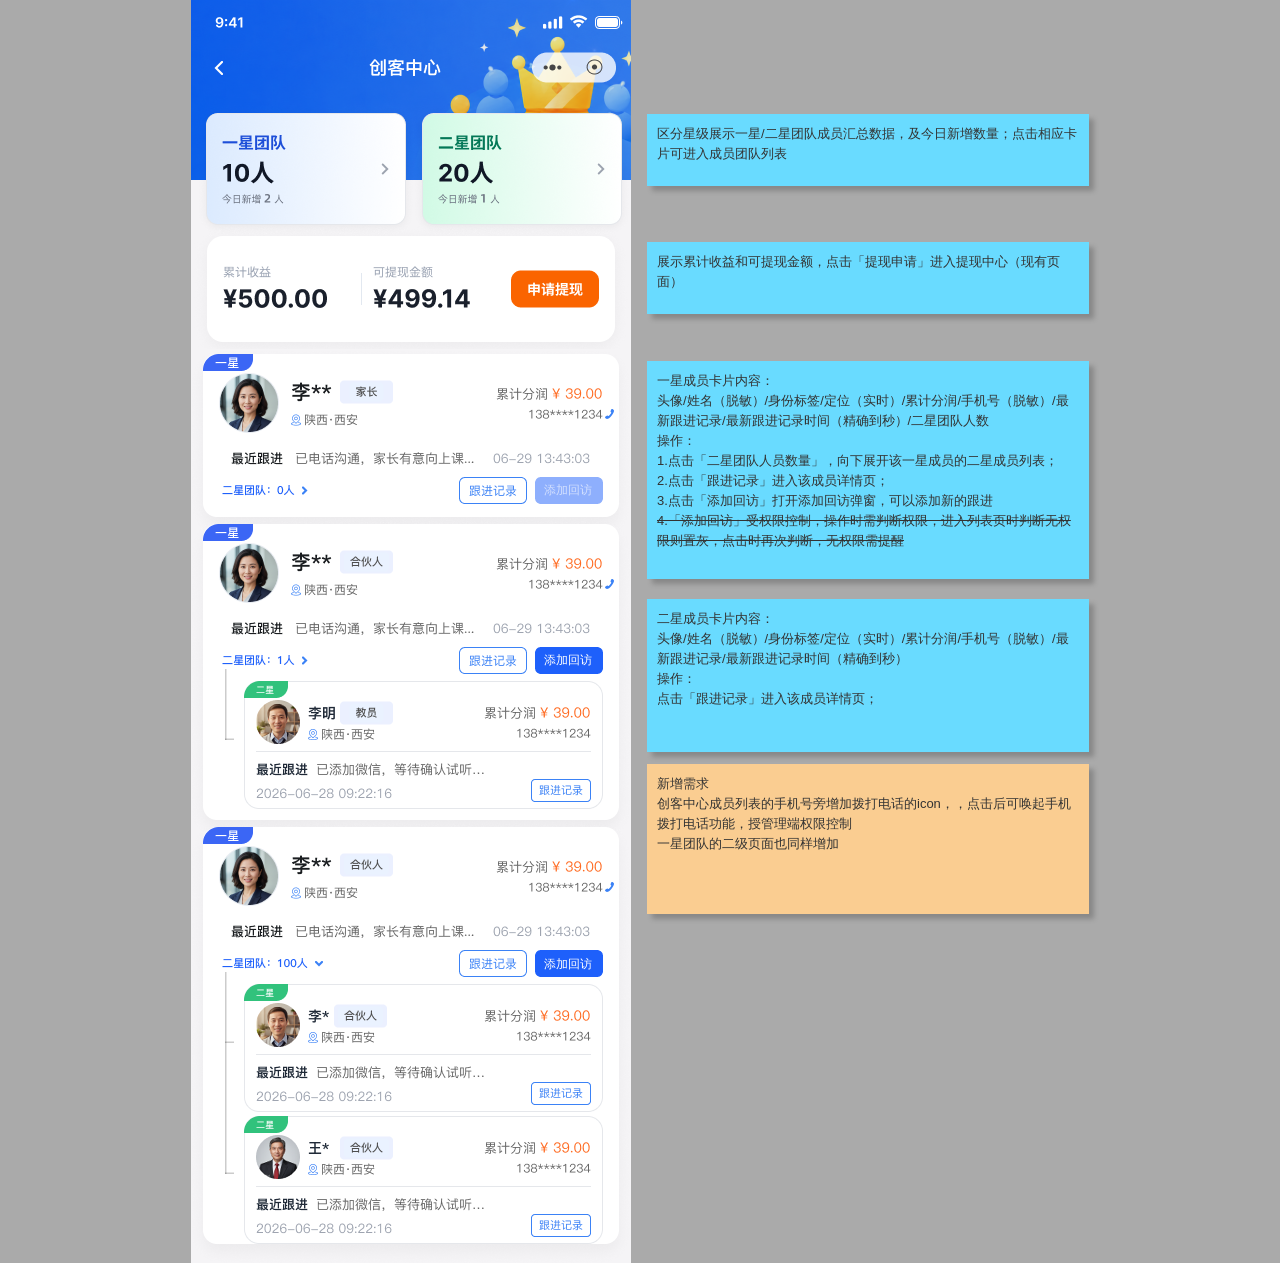
<file: axure-html-preview/创客中心.html>
﻿<!DOCTYPE html>
<html>
  <head>
    <title>创客中心</title>
    <meta http-equiv="X-UA-Compatible" content="IE=edge"/>
    <meta http-equiv="content-type" content="text/html; charset=utf-8"/>
    <link href="resources/css/axure_rp_page.css" type="text/css" rel="stylesheet"/>
    <link href="data/styles.css" type="text/css" rel="stylesheet"/>
    <link href="files/创客中心/styles.css" type="text/css" rel="stylesheet"/>
    <link href="https://fonts.googleapis.com" rel="preconnect"/>
    <link href="https://fonts.gstatic.com" rel="preconnect"/>
    <link href="https://fonts.googleapis.com/css2?family=Inter:wght@100..900&display=swap" rel="stylesheet"/>
    <script src="resources/scripts/jquery-3.7.1.min.js"></script>
    <script src="resources/scripts/axure/axQuery.js"></script>
    <script src="resources/scripts/axure/globals.js"></script>
    <script src="resources/scripts/axutils.js"></script>
    <script src="resources/scripts/axure/annotation.js"></script>
    <script src="resources/scripts/axure/axQuery.std.js"></script>
    <script src="resources/scripts/axure/doc.js"></script>
    <script src="resources/scripts/messagecenter.js"></script>
    <script src="resources/scripts/axure/events.js"></script>
    <script src="resources/scripts/axure/recording.js"></script>
    <script src="resources/scripts/axure/action.js"></script>
    <script src="resources/scripts/axure/expr.js"></script>
    <script src="resources/scripts/axure/geometry.js"></script>
    <script src="resources/scripts/axure/flyout.js"></script>
    <script src="resources/scripts/axure/model.js"></script>
    <script src="resources/scripts/axure/repeater.js"></script>
    <script src="resources/scripts/axure/sto.js"></script>
    <script src="resources/scripts/axure/utils.temp.js"></script>
    <script src="resources/scripts/axure/variables.js"></script>
    <script src="resources/scripts/axure/drag.js"></script>
    <script src="resources/scripts/axure/move.js"></script>
    <script src="resources/scripts/axure/visibility.js"></script>
    <script src="resources/scripts/axure/style.js"></script>
    <script src="resources/scripts/axure/adaptive.js"></script>
    <script src="resources/scripts/axure/tree.js"></script>
    <script src="resources/scripts/axure/init.temp.js"></script>
    <script src="resources/scripts/axure/legacy.js"></script>
    <script src="resources/scripts/axure/viewer.js"></script>
    <script src="resources/scripts/axure/math.js"></script>
    <script src="resources/scripts/axure/jquery.nicescroll.min.js"></script>
    <script src="data/document.js"></script>
    <script src="files/创客中心/data.js"></script>
    <script type="text/javascript">
      $axure.utils.getTransparentGifPath = function() { return 'resources/images/transparent.gif'; };
      $axure.utils.getOtherPath = function() { return 'resources/Other.html'; };
      $axure.utils.getReloadPath = function() { return 'resources/reload.html'; };
    </script>
  </head>
  <body>
    <div id="base" class="">

      <!-- Unnamed (Image) -->
      <div id="u80" class="ax_default image transition notrs">
        <img id="u80_img" class="img " src="images/创客中心/u80.png"/>
        <div id="u80_text" class="text " style="display:none; visibility: hidden">
          <p></p>
        </div>
      </div>

      <!-- Unnamed (Rectangle) -->
      <div id="u81" class="ax_default sticky_2 transition notrs">
        <div id="u81_div" class=""></div>
        <div id="u81_text" class="text ">
          <p><span>区分星级展示一星/二星团队成员汇总数据，及今日新增数量；点击相应卡片可进入成员团队列表</span></p>
        </div>
      </div>

      <!-- Unnamed (Image) -->
      <div id="u82" class="ax_default image transition notrs">
        <img id="u82_img" class="img " src="images/创客中心/u82.png"/>
        <div id="u82_text" class="text " style="display:none; visibility: hidden">
          <p></p>
        </div>
      </div>

      <!-- Unnamed (Rectangle) -->
      <div id="u83" class="ax_default sticky_2 transition notrs">
        <div id="u83_div" class=""></div>
        <div id="u83_text" class="text ">
          <p><span>展示累计收益和可提现金额，点击「提现申请」进入提现中心（现有页面）</span></p>
        </div>
      </div>

      <!-- Unnamed (Rectangle) -->
      <div id="u84" class="ax_default sticky_2 transition notrs">
        <div id="u84_div" class=""></div>
        <div id="u84_text" class="text ">
          <p><span>一星成员卡片内容：</span></p><p><span>头像/姓名（脱敏）/身份标签/定位（实时）/累计分润/手机号（脱敏）/最新跟进记录/最新跟进记录时间（精确到秒）/二星团队人数</span></p><p><span>操作：</span></p><p><span>1.点击「二星团队人员数量」，向下展开该一星成员的二星成员列表；</span></p><p><span>2.点击「跟进记录」进入该成员详情页；</span></p><p><span>3.点击「添加回访」打开添加回访弹窗，可以添加新的跟进</span></p><p><span style="text-decoration:line-through ;">4.「添加回访」受权限控制，操作时需判断权限，进入列表页时判断无权限则置灰，点击时再次判断，无权限需提醒</span></p>
        </div>
      </div>

      <!-- Unnamed (Rectangle) -->
      <div id="u85" class="ax_default sticky_2 transition notrs">
        <div id="u85_div" class=""></div>
        <div id="u85_text" class="text ">
          <p><span>二星成员卡片内容：</span></p><p><span>头像/姓名（脱敏）/身份标签/定位（实时）/累计分润/手机号（脱敏）/最新跟进记录/最新跟进记录时间（精确到秒）</span></p><p><span>操作：</span></p><p><span>点击「跟进记录」进入该成员详情页；</span></p>
        </div>
      </div>

      <!-- Unnamed (Rectangle) -->
      <div id="u86" class="ax_default label transition notrs">
        <div id="u86_div" class=""></div>
        <div id="u86_text" class="text ">
          <p><span>添加回访</span></p>
        </div>
      </div>

      <!-- Unnamed (Rectangle) -->
      <div id="u87" class="ax_default label transition notrs">
        <div id="u87_div" class=""></div>
        <div id="u87_text" class="text ">
          <p><span>添加回访</span></p>
        </div>
      </div>

      <!-- Unnamed (Rectangle) -->
      <div id="u88" class="ax_default label transition notrs">
        <div id="u88_div" class=""></div>
        <div id="u88_text" class="text ">
          <p><span>添加回访</span></p>
        </div>
      </div>

      <!-- Unnamed (Rectangle) -->
      <div id="u89" class="ax_default sticky_2 transition notrs">
        <div id="u89_div" class=""></div>
        <div id="u89_text" class="text ">
          <p><span>新增需求</span></p><p><span>创客中心成员列表的手机号旁增加拨打电话的icon，，点击后可唤起手机拨打电话功能，授管理端权限控制</span></p><p><span>一星团队的二级页面也同样增加</span></p>
        </div>
      </div>

      <!-- Unnamed (SVG) -->
      <div id="u90" class="ax_default image transition notrs">
        <img id="u90_img" class="img " src="images/创客中心/u90.svg"/>
        <div id="u90_text" class="text " style="display:none; visibility: hidden">
          <p></p>
        </div>
      </div>

      <!-- Unnamed (SVG) -->
      <div id="u91" class="ax_default image transition notrs">
        <img id="u91_img" class="img " src="images/创客中心/u90.svg"/>
        <div id="u91_text" class="text " style="display:none; visibility: hidden">
          <p></p>
        </div>
      </div>

      <!-- Unnamed (SVG) -->
      <div id="u92" class="ax_default image transition notrs">
        <img id="u92_img" class="img " src="images/创客中心/u90.svg"/>
        <div id="u92_text" class="text " style="display:none; visibility: hidden">
          <p></p>
        </div>
      </div>
    </div>
    <script src="resources/scripts/axure/ios.js"></script>
  </body>
</html>
</file>
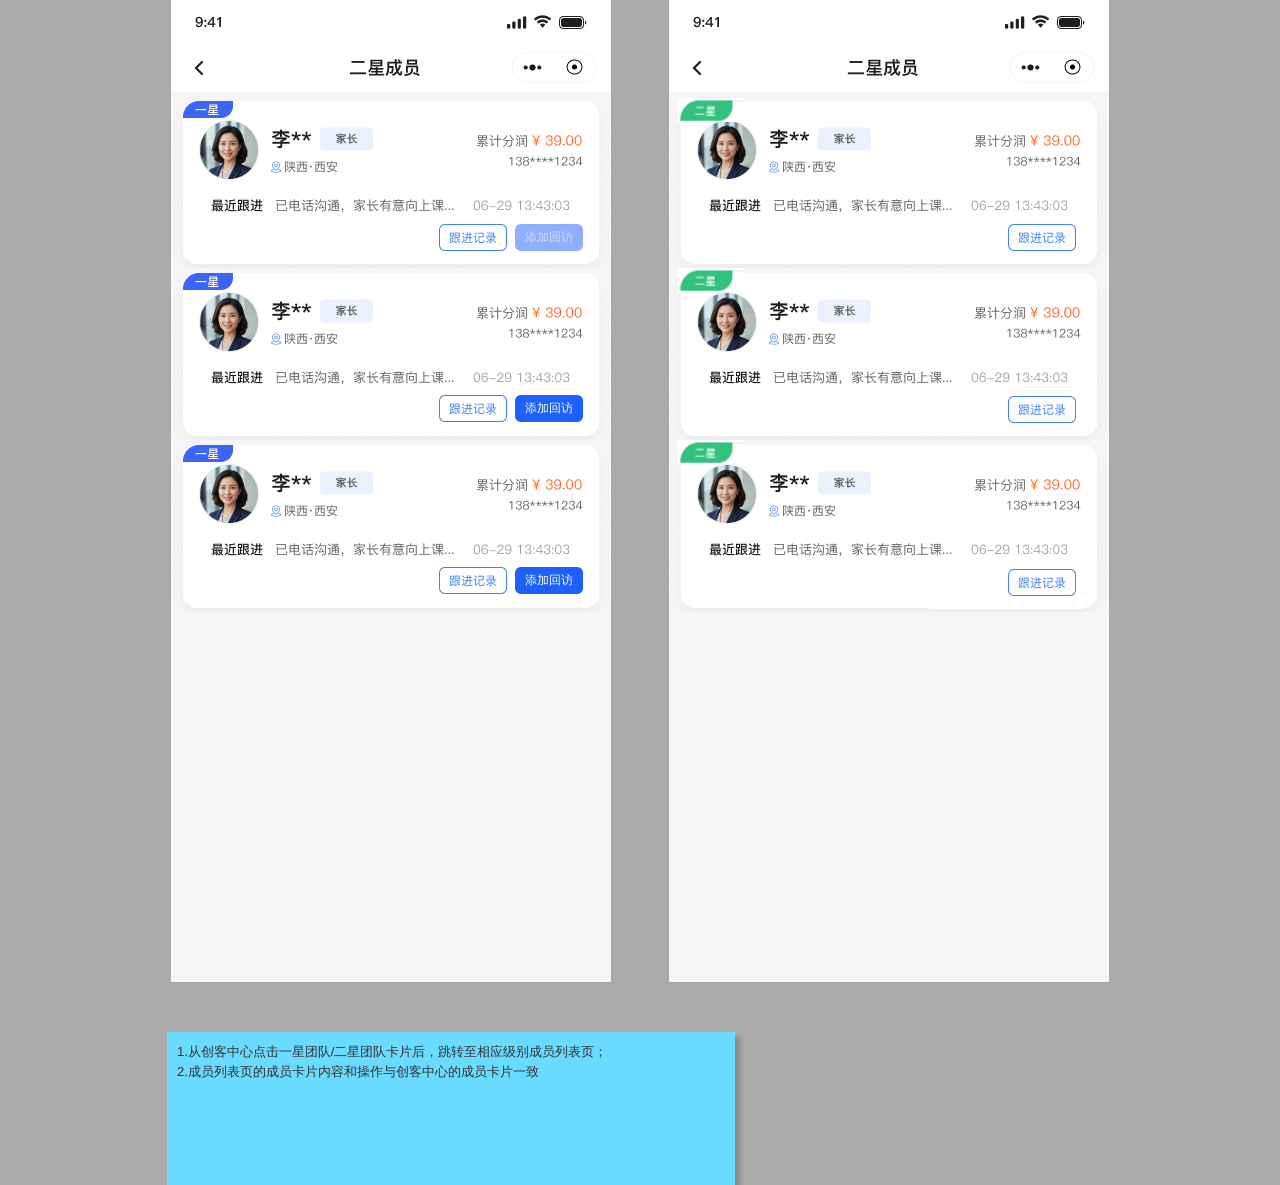
<file: axure-html-preview/成员列表.html>
﻿<!DOCTYPE html>
<html>
  <head>
    <title>成员列表</title>
    <meta http-equiv="X-UA-Compatible" content="IE=edge"/>
    <meta http-equiv="content-type" content="text/html; charset=utf-8"/>
    <link href="resources/css/axure_rp_page.css" type="text/css" rel="stylesheet"/>
    <link href="data/styles.css" type="text/css" rel="stylesheet"/>
    <link href="files/成员列表/styles.css" type="text/css" rel="stylesheet"/>
    <link href="https://fonts.googleapis.com" rel="preconnect"/>
    <link href="https://fonts.gstatic.com" rel="preconnect"/>
    <link href="https://fonts.googleapis.com/css2?family=Inter:wght@100..900&display=swap" rel="stylesheet"/>
    <script src="resources/scripts/jquery-3.7.1.min.js"></script>
    <script src="resources/scripts/axure/axQuery.js"></script>
    <script src="resources/scripts/axure/globals.js"></script>
    <script src="resources/scripts/axutils.js"></script>
    <script src="resources/scripts/axure/annotation.js"></script>
    <script src="resources/scripts/axure/axQuery.std.js"></script>
    <script src="resources/scripts/axure/doc.js"></script>
    <script src="resources/scripts/messagecenter.js"></script>
    <script src="resources/scripts/axure/events.js"></script>
    <script src="resources/scripts/axure/recording.js"></script>
    <script src="resources/scripts/axure/action.js"></script>
    <script src="resources/scripts/axure/expr.js"></script>
    <script src="resources/scripts/axure/geometry.js"></script>
    <script src="resources/scripts/axure/flyout.js"></script>
    <script src="resources/scripts/axure/model.js"></script>
    <script src="resources/scripts/axure/repeater.js"></script>
    <script src="resources/scripts/axure/sto.js"></script>
    <script src="resources/scripts/axure/utils.temp.js"></script>
    <script src="resources/scripts/axure/variables.js"></script>
    <script src="resources/scripts/axure/drag.js"></script>
    <script src="resources/scripts/axure/move.js"></script>
    <script src="resources/scripts/axure/visibility.js"></script>
    <script src="resources/scripts/axure/style.js"></script>
    <script src="resources/scripts/axure/adaptive.js"></script>
    <script src="resources/scripts/axure/tree.js"></script>
    <script src="resources/scripts/axure/init.temp.js"></script>
    <script src="resources/scripts/axure/legacy.js"></script>
    <script src="resources/scripts/axure/viewer.js"></script>
    <script src="resources/scripts/axure/math.js"></script>
    <script src="resources/scripts/axure/jquery.nicescroll.min.js"></script>
    <script src="data/document.js"></script>
    <script src="files/成员列表/data.js"></script>
    <script type="text/javascript">
      $axure.utils.getTransparentGifPath = function() { return 'resources/images/transparent.gif'; };
      $axure.utils.getOtherPath = function() { return 'resources/Other.html'; };
      $axure.utils.getReloadPath = function() { return 'resources/reload.html'; };
    </script>
  </head>
  <body>
    <div id="base" class="">

      <!-- Unnamed (Image) -->
      <div id="u93" class="ax_default image transition notrs">
        <img id="u93_img" class="img " src="images/成员列表/u93.png"/>
        <div id="u93_text" class="text " style="display:none; visibility: hidden">
          <p></p>
        </div>
      </div>

      <!-- Unnamed (Image) -->
      <div id="u94" class="ax_default image transition notrs">
        <img id="u94_img" class="img " src="images/成员列表/u93.png"/>
        <div id="u94_text" class="text " style="display:none; visibility: hidden">
          <p></p>
        </div>
      </div>

      <!-- Unnamed (Image) -->
      <div id="u95" class="ax_default image transition notrs">
        <img id="u95_img" class="img " src="images/成员列表/u95.png"/>
        <div id="u95_text" class="text " style="display:none; visibility: hidden">
          <p></p>
        </div>
      </div>

      <!-- Unnamed (Image) -->
      <div id="u96" class="ax_default image transition notrs">
        <img id="u96_img" class="img " src="images/成员列表/u95.png"/>
        <div id="u96_text" class="text " style="display:none; visibility: hidden">
          <p></p>
        </div>
      </div>

      <!-- Unnamed (Image) -->
      <div id="u97" class="ax_default image transition notrs">
        <img id="u97_img" class="img " src="images/成员列表/u97.png"/>
        <div id="u97_text" class="text " style="display:none; visibility: hidden">
          <p></p>
        </div>
      </div>

      <!-- Unnamed (Rectangle) -->
      <div id="u98" class="ax_default box_1 transition notrs">
        <div id="u98_div" class=""></div>
        <div id="u98_text" class="text " style="display:none; visibility: hidden">
          <p></p>
        </div>
      </div>

      <!-- Unnamed (Rectangle) -->
      <div id="u99" class="ax_default box_1 transition notrs">
        <div id="u99_div" class=""></div>
        <div id="u99_text" class="text " style="display:none; visibility: hidden">
          <p></p>
        </div>
      </div>

      <!-- Unnamed (Image) -->
      <div id="u100" class="ax_default image transition notrs">
        <img id="u100_img" class="img " src="images/成员列表/u95.png"/>
        <div id="u100_text" class="text " style="display:none; visibility: hidden">
          <p></p>
        </div>
      </div>

      <!-- Unnamed (Image) -->
      <div id="u101" class="ax_default image transition notrs">
        <img id="u101_img" class="img " src="images/成员列表/u97.png"/>
        <div id="u101_text" class="text " style="display:none; visibility: hidden">
          <p></p>
        </div>
      </div>

      <!-- Unnamed (Rectangle) -->
      <div id="u102" class="ax_default box_1 transition notrs">
        <div id="u102_div" class=""></div>
        <div id="u102_text" class="text " style="display:none; visibility: hidden">
          <p></p>
        </div>
      </div>

      <!-- Unnamed (Rectangle) -->
      <div id="u103" class="ax_default sticky_2 transition notrs">
        <div id="u103_div" class=""></div>
        <div id="u103_text" class="text ">
          <p><span>1.从创客中心点击一星团队/二星团队卡片后，跳转至相应级别成员列表页；</span></p><p><span>2.成员列表页的成员卡片内容和操作与创客中心的成员卡片一致</span></p>
        </div>
      </div>

      <!-- Unnamed (Image) -->
      <div id="u104" class="ax_default image transition notrs">
        <img id="u104_img" class="img " src="images/成员列表/u95.png"/>
        <div id="u104_text" class="text " style="display:none; visibility: hidden">
          <p></p>
        </div>
      </div>

      <!-- Unnamed (Image) -->
      <div id="u105" class="ax_default image transition notrs">
        <img id="u105_img" class="img " src="images/成员列表/u95.png"/>
        <div id="u105_text" class="text " style="display:none; visibility: hidden">
          <p></p>
        </div>
      </div>

      <!-- Unnamed (Image) -->
      <div id="u106" class="ax_default image transition notrs">
        <img id="u106_img" class="img " src="images/成员列表/u97.png"/>
        <div id="u106_text" class="text " style="display:none; visibility: hidden">
          <p></p>
        </div>
      </div>

      <!-- Unnamed (Rectangle) -->
      <div id="u107" class="ax_default box_1 transition notrs">
        <div id="u107_div" class=""></div>
        <div id="u107_text" class="text " style="display:none; visibility: hidden">
          <p></p>
        </div>
      </div>

      <!-- Unnamed (Rectangle) -->
      <div id="u108" class="ax_default box_1 transition notrs">
        <div id="u108_div" class=""></div>
        <div id="u108_text" class="text " style="display:none; visibility: hidden">
          <p></p>
        </div>
      </div>

      <!-- Unnamed (Image) -->
      <div id="u109" class="ax_default image transition notrs">
        <img id="u109_img" class="img " src="images/成员列表/u95.png"/>
        <div id="u109_text" class="text " style="display:none; visibility: hidden">
          <p></p>
        </div>
      </div>

      <!-- Unnamed (Image) -->
      <div id="u110" class="ax_default image transition notrs">
        <img id="u110_img" class="img " src="images/成员列表/u97.png"/>
        <div id="u110_text" class="text " style="display:none; visibility: hidden">
          <p></p>
        </div>
      </div>

      <!-- Unnamed (Rectangle) -->
      <div id="u111" class="ax_default box_1 transition notrs">
        <div id="u111_div" class=""></div>
        <div id="u111_text" class="text " style="display:none; visibility: hidden">
          <p></p>
        </div>
      </div>

      <!-- Unnamed (Image) -->
      <div id="u112" class="ax_default image transition notrs">
        <img id="u112_img" class="img " src="images/成员列表/u112.png"/>
        <div id="u112_text" class="text " style="display:none; visibility: hidden">
          <p></p>
        </div>
      </div>

      <!-- Unnamed (Image) -->
      <div id="u113" class="ax_default image transition notrs">
        <img id="u113_img" class="img " src="images/成员列表/u112.png"/>
        <div id="u113_text" class="text " style="display:none; visibility: hidden">
          <p></p>
        </div>
      </div>

      <!-- Unnamed (Image) -->
      <div id="u114" class="ax_default image transition notrs">
        <img id="u114_img" class="img " src="images/成员列表/u112.png"/>
        <div id="u114_text" class="text " style="display:none; visibility: hidden">
          <p></p>
        </div>
      </div>

      <!-- Unnamed (Image) -->
      <div id="u115" class="ax_default image transition notrs">
        <img id="u115_img" class="img " src="images/成员列表/u115.png"/>
        <div id="u115_text" class="text " style="display:none; visibility: hidden">
          <p></p>
        </div>
      </div>

      <!-- Unnamed (Image) -->
      <div id="u116" class="ax_default image transition notrs">
        <img id="u116_img" class="img " src="images/成员列表/u115.png"/>
        <div id="u116_text" class="text " style="display:none; visibility: hidden">
          <p></p>
        </div>
      </div>

      <!-- Unnamed (Image) -->
      <div id="u117" class="ax_default image transition notrs">
        <img id="u117_img" class="img " src="images/成员列表/u115.png"/>
        <div id="u117_text" class="text " style="display:none; visibility: hidden">
          <p></p>
        </div>
      </div>

      <!-- Unnamed (Rectangle) -->
      <div id="u118" class="ax_default label transition notrs">
        <div id="u118_div" class=""></div>
        <div id="u118_text" class="text ">
          <p><span>添加回访</span></p>
        </div>
      </div>

      <!-- Unnamed (Rectangle) -->
      <div id="u119" class="ax_default label transition notrs">
        <div id="u119_div" class=""></div>
        <div id="u119_text" class="text ">
          <p><span>添加回访</span></p>
        </div>
      </div>

      <!-- Unnamed (Rectangle) -->
      <div id="u120" class="ax_default label transition notrs">
        <div id="u120_div" class=""></div>
        <div id="u120_text" class="text ">
          <p><span>添加回访</span></p>
        </div>
      </div>
    </div>
    <script src="resources/scripts/axure/ios.js"></script>
  </body>
</html>
</file>
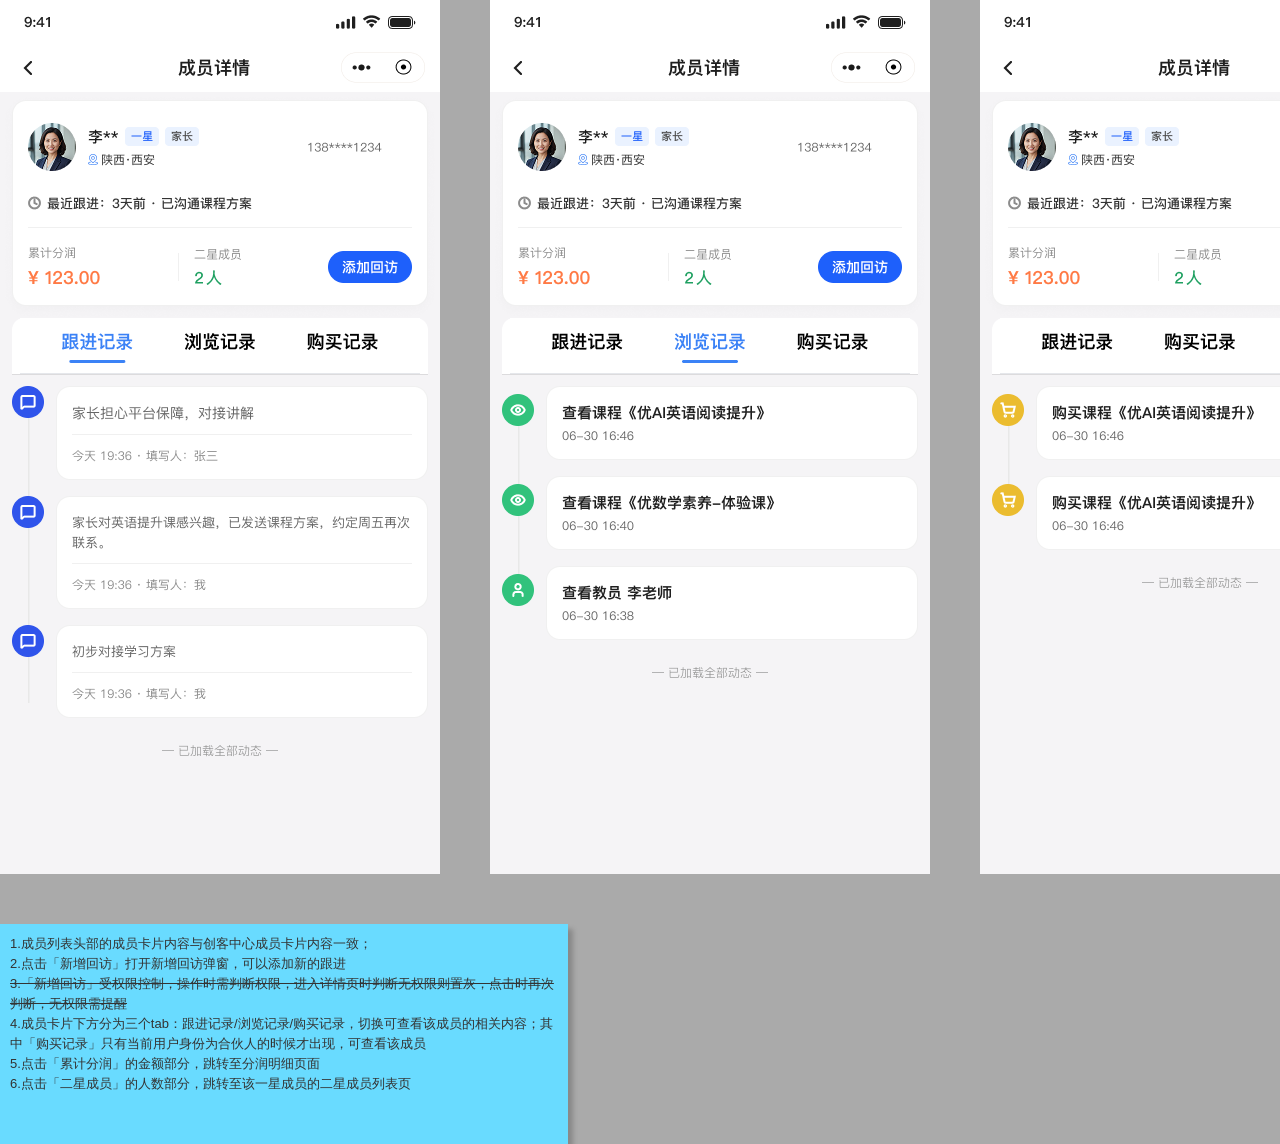
<file: axure-html-preview/成员详情.html>
﻿<!DOCTYPE html>
<html>
  <head>
    <title>成员详情</title>
    <meta http-equiv="X-UA-Compatible" content="IE=edge"/>
    <meta http-equiv="content-type" content="text/html; charset=utf-8"/>
    <link href="resources/css/axure_rp_page.css" type="text/css" rel="stylesheet"/>
    <link href="data/styles.css" type="text/css" rel="stylesheet"/>
    <link href="files/成员详情/styles.css" type="text/css" rel="stylesheet"/>
    <link href="https://fonts.googleapis.com" rel="preconnect"/>
    <link href="https://fonts.gstatic.com" rel="preconnect"/>
    <link href="https://fonts.googleapis.com/css2?family=Inter:wght@100..900&display=swap" rel="stylesheet"/>
    <script src="resources/scripts/jquery-3.7.1.min.js"></script>
    <script src="resources/scripts/axure/axQuery.js"></script>
    <script src="resources/scripts/axure/globals.js"></script>
    <script src="resources/scripts/axutils.js"></script>
    <script src="resources/scripts/axure/annotation.js"></script>
    <script src="resources/scripts/axure/axQuery.std.js"></script>
    <script src="resources/scripts/axure/doc.js"></script>
    <script src="resources/scripts/messagecenter.js"></script>
    <script src="resources/scripts/axure/events.js"></script>
    <script src="resources/scripts/axure/recording.js"></script>
    <script src="resources/scripts/axure/action.js"></script>
    <script src="resources/scripts/axure/expr.js"></script>
    <script src="resources/scripts/axure/geometry.js"></script>
    <script src="resources/scripts/axure/flyout.js"></script>
    <script src="resources/scripts/axure/model.js"></script>
    <script src="resources/scripts/axure/repeater.js"></script>
    <script src="resources/scripts/axure/sto.js"></script>
    <script src="resources/scripts/axure/utils.temp.js"></script>
    <script src="resources/scripts/axure/variables.js"></script>
    <script src="resources/scripts/axure/drag.js"></script>
    <script src="resources/scripts/axure/move.js"></script>
    <script src="resources/scripts/axure/visibility.js"></script>
    <script src="resources/scripts/axure/style.js"></script>
    <script src="resources/scripts/axure/adaptive.js"></script>
    <script src="resources/scripts/axure/tree.js"></script>
    <script src="resources/scripts/axure/init.temp.js"></script>
    <script src="resources/scripts/axure/legacy.js"></script>
    <script src="resources/scripts/axure/viewer.js"></script>
    <script src="resources/scripts/axure/math.js"></script>
    <script src="resources/scripts/axure/jquery.nicescroll.min.js"></script>
    <script src="data/document.js"></script>
    <script src="files/成员详情/data.js"></script>
    <script type="text/javascript">
      $axure.utils.getTransparentGifPath = function() { return 'resources/images/transparent.gif'; };
      $axure.utils.getOtherPath = function() { return 'resources/Other.html'; };
      $axure.utils.getReloadPath = function() { return 'resources/reload.html'; };
    </script>
  </head>
  <body>
    <div id="base" class="">

      <!-- Unnamed (Image) -->
      <div id="u121" class="ax_default image transition notrs">
        <img id="u121_img" class="img " src="images/成员详情/u121.png"/>
        <div id="u121_text" class="text " style="display:none; visibility: hidden">
          <p></p>
        </div>
      </div>

      <!-- Unnamed (Image) -->
      <div id="u122" class="ax_default image transition notrs">
        <img id="u122_img" class="img " src="images/成员详情/u122.png"/>
        <div id="u122_text" class="text " style="display:none; visibility: hidden">
          <p></p>
        </div>
      </div>

      <!-- Unnamed (Rectangle) -->
      <div id="u123" class="ax_default sticky_2 transition notrs">
        <div id="u123_div" class=""></div>
        <div id="u123_text" class="text ">
          <p><span>1.成员列表头部的成员卡片内容与创客中心成员卡片内容一致；</span></p><p><span>2.点击「新增回访」打开新增回访弹窗，可以添加新的跟进</span></p><p><span style="text-decoration:line-through ;">3.「新增回访」受权限控制，操作时需判断权限，进入详情页时判断无权限则置灰，点击时再次判断，无权限需提醒</span></p><p><span>4.成员卡片下方分为三个tab：跟进记录/浏览记录/购买记录，切换可查看该成员的相关内容；其中「购买记录」只有当前用户身份为合伙人的时候才出现，可查看该成员</span></p><p><span>5.点击「累计分润」的金额部分，跳转至分润明细页面</span></p><p><span>6.点击「二星成员」的人数部分，跳转至该一星成员的二星成员列表页</span></p>
        </div>
      </div>

      <!-- Unnamed (Rectangle) -->
      <div id="u124" class="ax_default box_1 transition notrs">
        <div id="u124_div" class=""></div>
        <div id="u124_text" class="text " style="display:none; visibility: hidden">
          <p></p>
        </div>
      </div>

      <!-- Unnamed (Rectangle) -->
      <div id="u125" class="ax_default box_1 transition notrs">
        <div id="u125_div" class=""></div>
        <div id="u125_text" class="text " style="display:none; visibility: hidden">
          <p></p>
        </div>
      </div>

      <!-- Unnamed (Rectangle) -->
      <div id="u126" class="ax_default box_1 transition notrs">
        <div id="u126_div" class=""></div>
        <div id="u126_text" class="text " style="display:none; visibility: hidden">
          <p></p>
        </div>
      </div>

      <!-- Unnamed (Rectangle) -->
      <div id="u127" class="ax_default box_1 transition notrs">
        <div id="u127_div" class=""></div>
        <div id="u127_text" class="text " style="display:none; visibility: hidden">
          <p></p>
        </div>
      </div>

      <!-- Unnamed (Rectangle) -->
      <div id="u128" class="ax_default box_1 transition notrs">
        <div id="u128_div" class=""></div>
        <div id="u128_text" class="text " style="display:none; visibility: hidden">
          <p></p>
        </div>
      </div>

      <!-- Unnamed (Image) -->
      <div id="u129" class="ax_default image transition notrs">
        <img id="u129_img" class="img " src="images/成员详情/u129.png"/>
        <div id="u129_text" class="text " style="display:none; visibility: hidden">
          <p></p>
        </div>
      </div>

      <!-- Unnamed (Image) -->
      <div id="u130" class="ax_default image transition notrs">
        <img id="u130_img" class="img " src="images/成员详情/u130.png"/>
        <div id="u130_text" class="text " style="display:none; visibility: hidden">
          <p></p>
        </div>
      </div>

      <!-- Unnamed (Image) -->
      <div id="u131" class="ax_default image transition notrs">
        <img id="u131_img" class="img " src="images/成员详情/u131.png"/>
        <div id="u131_text" class="text " style="display:none; visibility: hidden">
          <p></p>
        </div>
      </div>
    </div>
    <script src="resources/scripts/axure/ios.js"></script>
  </body>
</html>
</file>
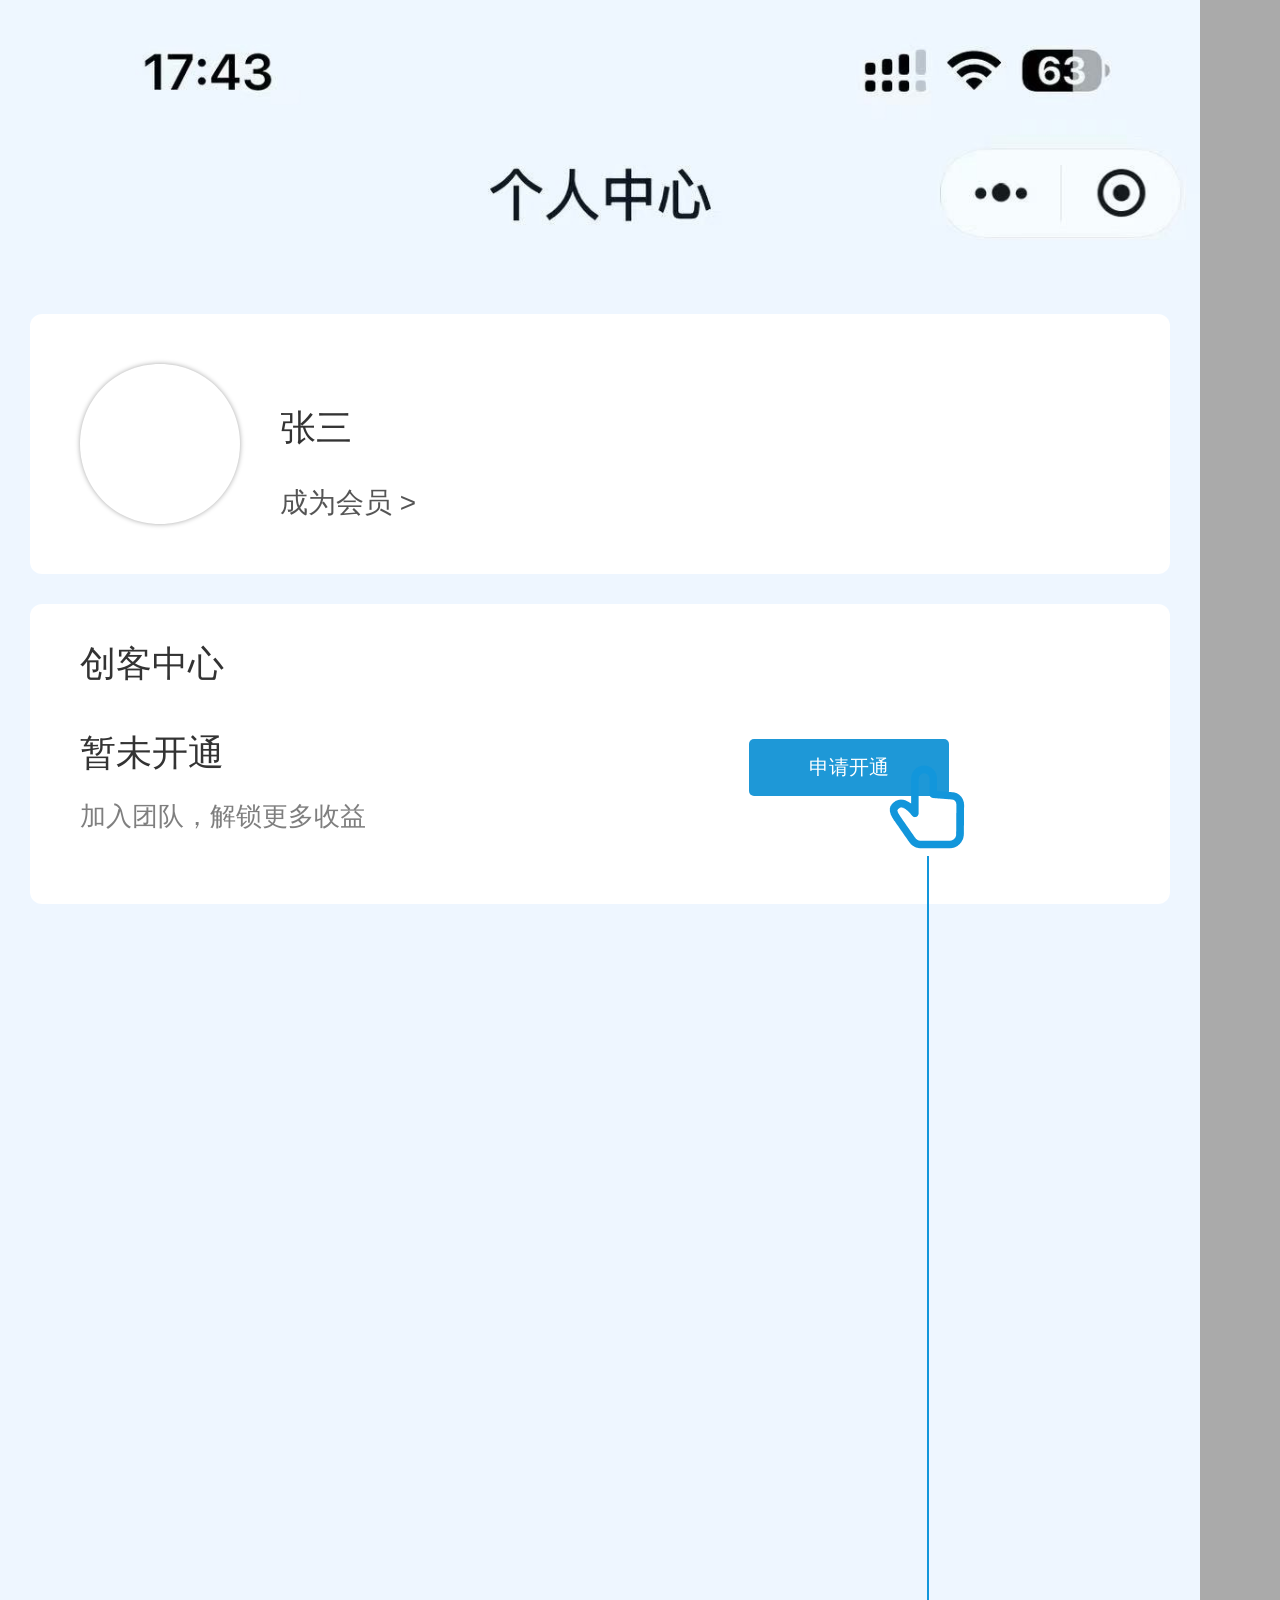
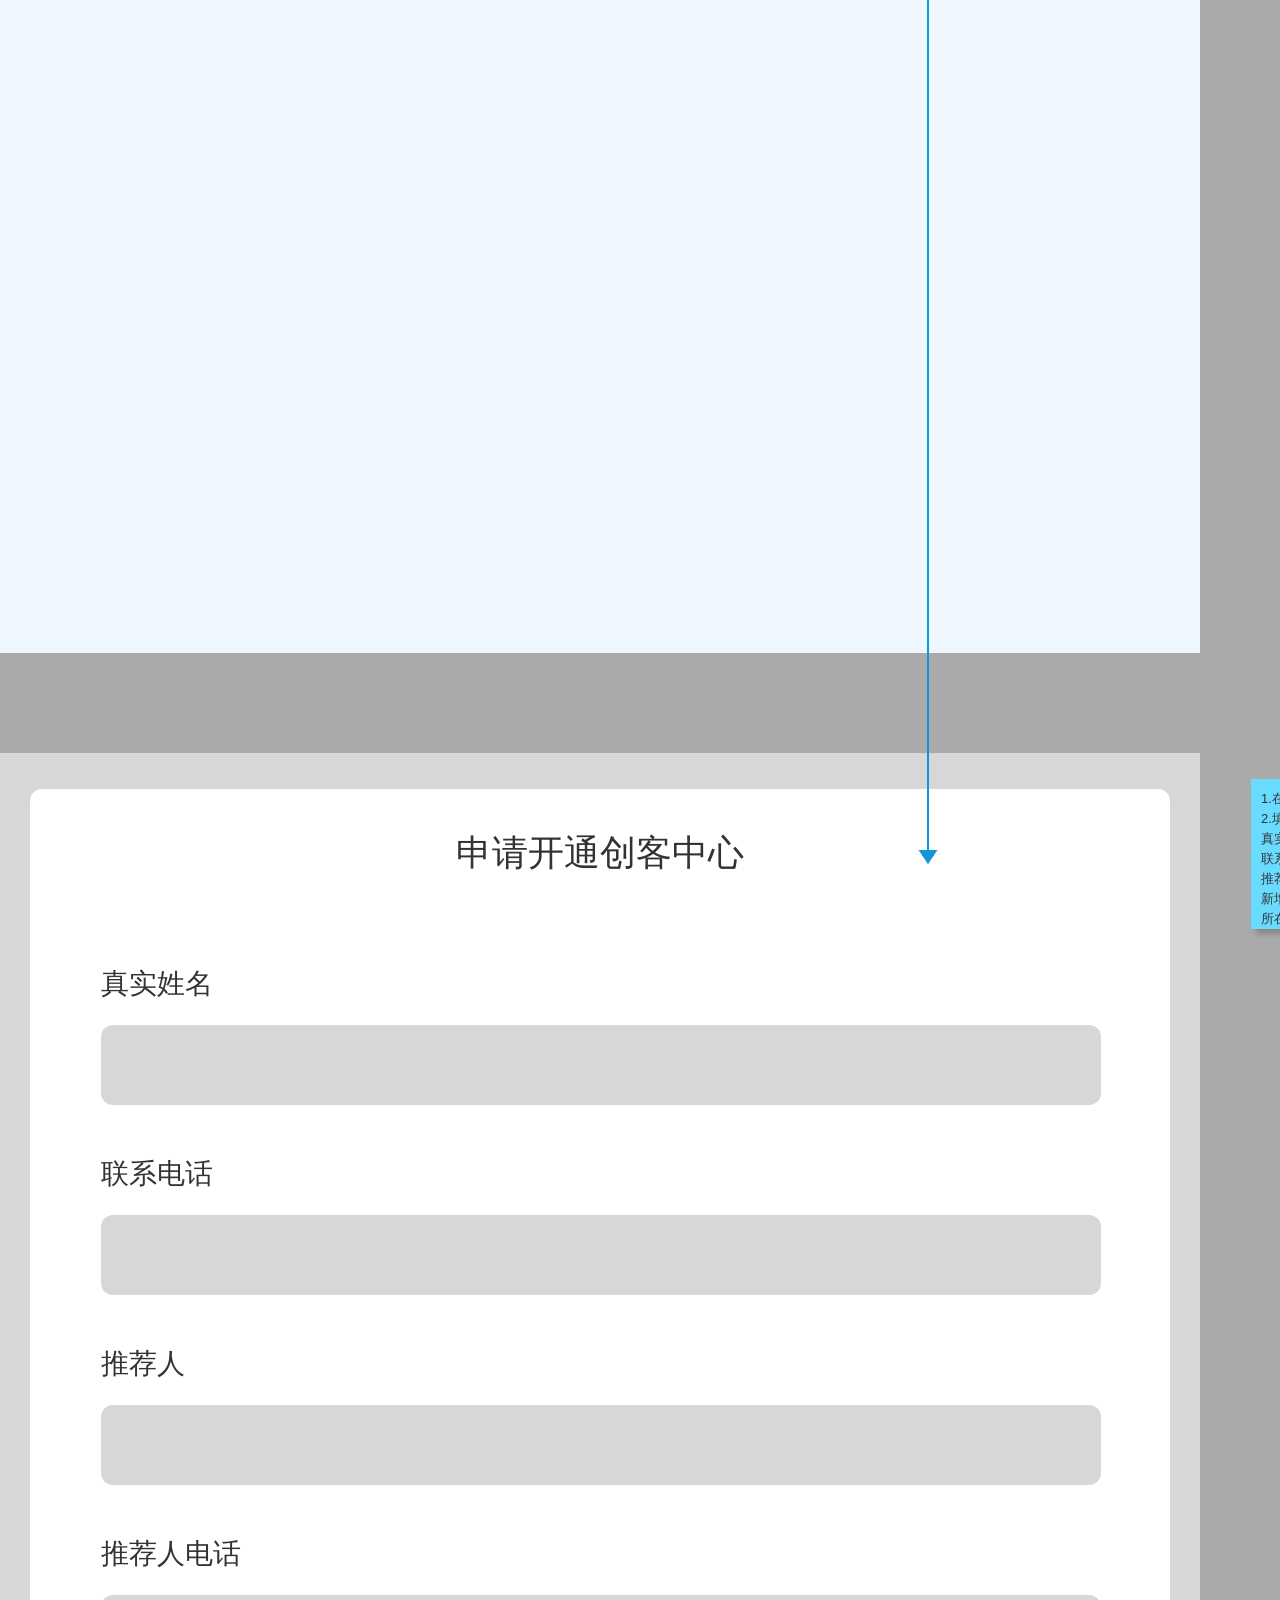
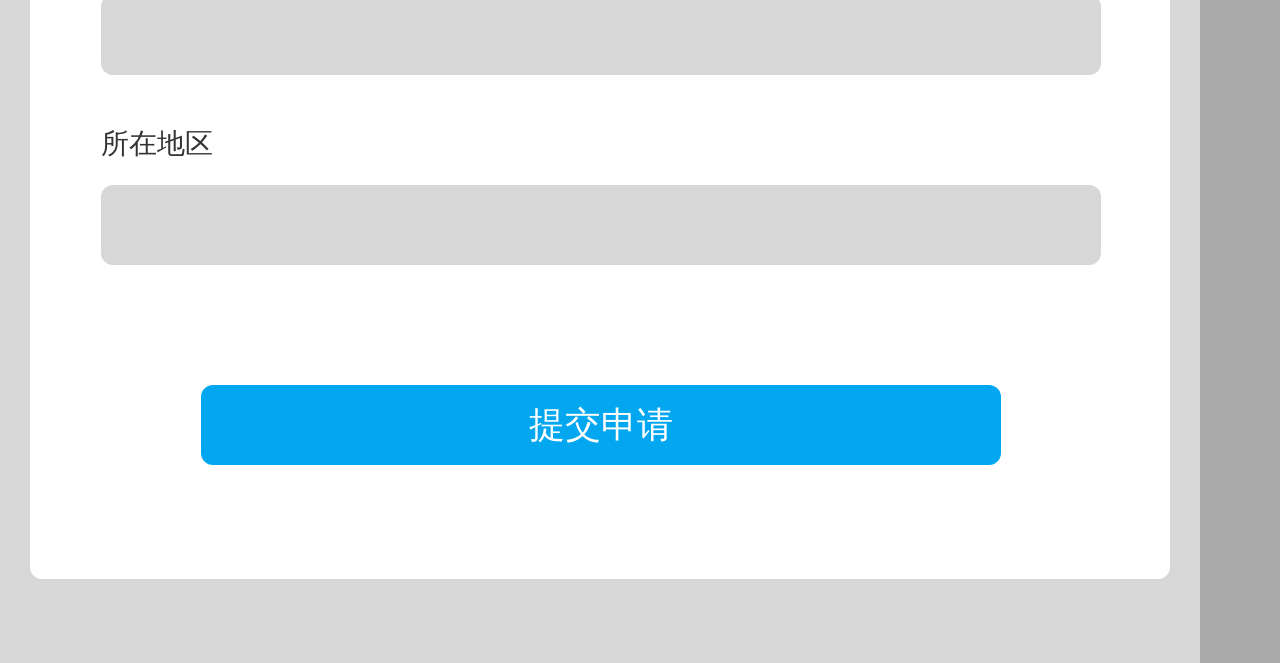
<file: axure-html-preview/我的.html>
﻿<!DOCTYPE html>
<html>
  <head>
    <title>我的</title>
    <meta http-equiv="X-UA-Compatible" content="IE=edge"/>
    <meta http-equiv="content-type" content="text/html; charset=utf-8"/>
    <link href="resources/css/axure_rp_page.css" type="text/css" rel="stylesheet"/>
    <link href="data/styles.css" type="text/css" rel="stylesheet"/>
    <link href="files/我的/styles.css" type="text/css" rel="stylesheet"/>
    <link href="https://fonts.googleapis.com" rel="preconnect"/>
    <link href="https://fonts.gstatic.com" rel="preconnect"/>
    <link href="https://fonts.googleapis.com/css2?family=Inter:wght@100..900&display=swap" rel="stylesheet"/>
    <script src="resources/scripts/jquery-3.7.1.min.js"></script>
    <script src="resources/scripts/axure/axQuery.js"></script>
    <script src="resources/scripts/axure/globals.js"></script>
    <script src="resources/scripts/axutils.js"></script>
    <script src="resources/scripts/axure/annotation.js"></script>
    <script src="resources/scripts/axure/axQuery.std.js"></script>
    <script src="resources/scripts/axure/doc.js"></script>
    <script src="resources/scripts/messagecenter.js"></script>
    <script src="resources/scripts/axure/events.js"></script>
    <script src="resources/scripts/axure/recording.js"></script>
    <script src="resources/scripts/axure/action.js"></script>
    <script src="resources/scripts/axure/expr.js"></script>
    <script src="resources/scripts/axure/geometry.js"></script>
    <script src="resources/scripts/axure/flyout.js"></script>
    <script src="resources/scripts/axure/model.js"></script>
    <script src="resources/scripts/axure/repeater.js"></script>
    <script src="resources/scripts/axure/sto.js"></script>
    <script src="resources/scripts/axure/utils.temp.js"></script>
    <script src="resources/scripts/axure/variables.js"></script>
    <script src="resources/scripts/axure/drag.js"></script>
    <script src="resources/scripts/axure/move.js"></script>
    <script src="resources/scripts/axure/visibility.js"></script>
    <script src="resources/scripts/axure/style.js"></script>
    <script src="resources/scripts/axure/adaptive.js"></script>
    <script src="resources/scripts/axure/tree.js"></script>
    <script src="resources/scripts/axure/init.temp.js"></script>
    <script src="resources/scripts/axure/legacy.js"></script>
    <script src="resources/scripts/axure/viewer.js"></script>
    <script src="resources/scripts/axure/math.js"></script>
    <script src="resources/scripts/axure/jquery.nicescroll.min.js"></script>
    <script src="data/document.js"></script>
    <script src="files/我的/data.js"></script>
    <script type="text/javascript">
      $axure.utils.getTransparentGifPath = function() { return 'resources/images/transparent.gif'; };
      $axure.utils.getOtherPath = function() { return 'resources/Other.html'; };
      $axure.utils.getReloadPath = function() { return 'resources/reload.html'; };
    </script>
  </head>
  <body>
    <div id="base" class="">

      <!-- Unnamed (Rectangle) -->
      <div id="u47" class="ax_default box_3 transition notrs">
        <div id="u47_div" class=""></div>
        <div id="u47_text" class="text " style="display:none; visibility: hidden">
          <p></p>
        </div>
      </div>

      <!-- Unnamed (Image) -->
      <div id="u48" class="ax_default image transition notrs">
        <img id="u48_img" class="img " src="images/我的/u48.jpg"/>
        <div id="u48_text" class="text " style="display:none; visibility: hidden">
          <p></p>
        </div>
      </div>

      <!-- Unnamed (Rectangle) -->
      <div id="u49" class="ax_default box_3 transition notrs">
        <div id="u49_div" class=""></div>
        <div id="u49_text" class="text " style="display:none; visibility: hidden">
          <p></p>
        </div>
      </div>

      <!-- Unnamed (Ellipse) -->
      <div id="u50" class="ax_default ellipse transition notrs">
        <svg data="images/我的/u50.svg" id="u50_img" class="img generatedImage">

  <defs>
    <pattern id="u50_img_bgp" patternUnits="userSpaceOnUse" alignment="0 0" imageRepeat="None" />
    <mask fill="white" id="u50_img_cl2">
      <path d="M 0 80  C 0 35.199999999999996  35.199999999999996 0  80 0  C 124.80000000000001 0  160 35.199999999999996  160 80  C 160 124.80000000000001  124.80000000000001 160  80 160  C 35.199999999999996 160  0 124.80000000000001  0 80  Z " fill-rule="evenodd" />
    </mask>
  </defs>
  <g transform="matrix(1 0 0 1 -75 -359 )">
    <path d="M 0 80  C 0 35.199999999999996  35.199999999999996 0  80 0  C 124.80000000000001 0  160 35.199999999999996  160 80  C 160 124.80000000000001  124.80000000000001 160  80 160  C 35.199999999999996 160  0 124.80000000000001  0 80  Z " fill-rule="nonzero" fill="rgba(255, 255, 255, 1)" stroke="none" transform="matrix(1 0 0 1 80 364 )" class="fill" />
    <path d="M 0 80  C 0 35.199999999999996  35.199999999999996 0  80 0  C 124.80000000000001 0  160 35.199999999999996  160 80  C 160 124.80000000000001  124.80000000000001 160  80 160  C 35.199999999999996 160  0 124.80000000000001  0 80  Z " stroke-width="0" stroke-dasharray="0" stroke="rgba(121, 121, 121, 0)" fill="none" transform="matrix(1 0 0 1 80 364 )" class="stroke" mask="url(#u50_img_cl2)" />
  </g>
  <style>#u50_img { filter: drop-shadow(0px 0px 2.5px rgba(0, 0, 0, 0.34901960784313724)); }</style>
        </svg>
        <div id="u50_text" class="text " style="display:none; visibility: hidden">
          <p></p>
        </div>
      </div>

      <!-- Unnamed (Rectangle) -->
      <div id="u51" class="ax_default label transition notrs">
        <div id="u51_div" class=""></div>
        <div id="u51_text" class="text ">
          <p><span>张三</span></p>
        </div>
      </div>

      <!-- Unnamed (Rectangle) -->
      <div id="u52" class="ax_default label transition notrs">
        <div id="u52_div" class=""></div>
        <div id="u52_text" class="text ">
          <p><span>成为会员 &gt;</span></p>
        </div>
      </div>

      <!-- Unnamed (Rectangle) -->
      <div id="u53" class="ax_default box_3 transition notrs">
        <div id="u53_div" class=""></div>
        <div id="u53_text" class="text " style="display:none; visibility: hidden">
          <p></p>
        </div>
      </div>

      <!-- Unnamed (Rectangle) -->
      <div id="u54" class="ax_default label transition notrs">
        <div id="u54_div" class=""></div>
        <div id="u54_text" class="text ">
          <p><span>创客中心</span></p>
        </div>
      </div>

      <!-- Unnamed (Rectangle) -->
      <div id="u55" class="ax_default label transition notrs">
        <div id="u55_div" class=""></div>
        <div id="u55_text" class="text ">
          <p><span>暂未开通</span></p>
        </div>
      </div>

      <!-- Unnamed (Rectangle) -->
      <div id="u56" class="ax_default label transition notrs">
        <div id="u56_div" class=""></div>
        <div id="u56_text" class="text ">
          <p><span>加入团队，解锁更多收益</span></p>
        </div>
      </div>

      <!-- Unnamed (Rectangle) -->
      <div id="u57" class="ax_default primary_button transition notrs">
        <div id="u57_div" class=""></div>
        <div id="u57_text" class="text ">
          <p><span>申请开通</span></p>
        </div>
      </div>

      <!-- Unnamed (Rectangle) -->
      <div id="u58" class="ax_default box_3 transition notrs">
        <div id="u58_div" class=""></div>
        <div id="u58_text" class="text " style="display:none; visibility: hidden">
          <p></p>
        </div>
      </div>

      <!-- Unnamed (Rectangle) -->
      <div id="u59" class="ax_default box_3 transition notrs">
        <div id="u59_div" class=""></div>
        <div id="u59_text" class="text " style="display:none; visibility: hidden">
          <p></p>
        </div>
      </div>

      <!-- Unnamed (Group) -->
      <div id="u60" class="ax_default" data-left="101" data-top="2565" data-width="1000" data-height="140" layer-opacity="1">

        <!-- Unnamed (Rectangle) -->
        <div id="u61" class="ax_default box_3 transition notrs">
          <div id="u61_div" class=""></div>
          <div id="u61_text" class="text " style="display:none; visibility: hidden">
            <p></p>
          </div>
        </div>

        <!-- Unnamed (Rectangle) -->
        <div id="u62" class="ax_default label transition notrs">
          <div id="u62_div" class=""></div>
          <div id="u62_text" class="text ">
            <p><span>真实姓名</span></p>
          </div>
        </div>
      </div>

      <!-- Unnamed (Rectangle) -->
      <div id="u63" class="ax_default label transition notrs">
        <div id="u63_div" class=""></div>
        <div id="u63_text" class="text ">
          <p><span>申请开通创客中心</span></p>
        </div>
      </div>

      <!-- Unnamed (Group) -->
      <div id="u64" class="ax_default" data-left="101" data-top="2755" data-width="1000" data-height="140" layer-opacity="1">

        <!-- Unnamed (Rectangle) -->
        <div id="u65" class="ax_default box_3 transition notrs">
          <div id="u65_div" class=""></div>
          <div id="u65_text" class="text " style="display:none; visibility: hidden">
            <p></p>
          </div>
        </div>

        <!-- Unnamed (Rectangle) -->
        <div id="u66" class="ax_default label transition notrs">
          <div id="u66_div" class=""></div>
          <div id="u66_text" class="text ">
            <p><span>联系电话</span></p>
          </div>
        </div>
      </div>

      <!-- Unnamed (Group) -->
      <div id="u67" class="ax_default" data-left="101" data-top="2945" data-width="1000" data-height="140" layer-opacity="1">

        <!-- Unnamed (Rectangle) -->
        <div id="u68" class="ax_default box_3 transition notrs">
          <div id="u68_div" class=""></div>
          <div id="u68_text" class="text " style="display:none; visibility: hidden">
            <p></p>
          </div>
        </div>

        <!-- Unnamed (Rectangle) -->
        <div id="u69" class="ax_default label transition notrs">
          <div id="u69_div" class=""></div>
          <div id="u69_text" class="text ">
            <p><span>推荐人</span></p>
          </div>
        </div>
      </div>

      <!-- Unnamed (Group) -->
      <div id="u70" class="ax_default" data-left="101" data-top="3325" data-width="1000" data-height="140" layer-opacity="1">

        <!-- Unnamed (Rectangle) -->
        <div id="u71" class="ax_default box_3 transition notrs">
          <div id="u71_div" class=""></div>
          <div id="u71_text" class="text " style="display:none; visibility: hidden">
            <p></p>
          </div>
        </div>

        <!-- Unnamed (Rectangle) -->
        <div id="u72" class="ax_default label transition notrs">
          <div id="u72_div" class=""></div>
          <div id="u72_text" class="text ">
            <p><span>所在地区</span></p>
          </div>
        </div>
      </div>

      <!-- Unnamed (Rectangle) -->
      <div id="u73" class="ax_default box_3 transition notrs">
        <div id="u73_div" class=""></div>
        <div id="u73_text" class="text ">
          <p><span>提交申请</span></p>
        </div>
      </div>

      <!-- Unnamed (Image) -->
      <div id="u74" class="ax_default image transition notrs">
        <img id="u74_img" class="img " src="images/我的/u74.png"/>
        <div id="u74_text" class="text " style="display:none; visibility: hidden">
          <p></p>
        </div>
      </div>

      <!-- Unnamed (Line) -->
      <div id="u75" class="compound ax_default line transition notrs" data-height="2" data-width="1608" CompoundMode="true">
        <svg data="images/我的/u75.svg" id="u75_img" class="singleImg img generatedImage">

  <g transform="matrix(1 0 0 1 -123 -1642 )">
    <path d="M 0 1  L 1595.999999973027 1  " stroke-width="2" stroke-dasharray="0" stroke="rgba(18, 150, 219, 1)" fill="none" transform="matrix(1 0 0 1 124 1659 )" class="stroke" />
    <path d="M 1594 10.5  L 1608 1  L 1594 -8.5  L 1594 10.5  Z " fill-rule="nonzero" fill="rgba(18, 150, 219, 1)" stroke="none" transform="matrix(1 0 0 1 124 1659 )" class="arrowhead" />
  </g>
        </svg>
        <div id="u75p000" class="ax_vector_shape" WidgetTopLeftX="-0.4987593052109181" WidgetTopLeftY="-0.25" WidgetTopRightX="0.4987593052109181" WidgetTopRightY="-0.25" WidgetBottomLeftX="-0.4987593052109181" WidgetBottomLeftY="0.25" WidgetBottomRightX="0.4987593052109181" WidgetBottomRightY="0.25">
          <svg data="images/我的/u75p000.svg" id="u75p000_img" class="img generatedImage" viewbox="122 1659 1612 2">

  <g transform="matrix(0 -1 1 0 -731.9999999999999 2588 )">
    <path d="M 0 1  L 1595.999999973027 1  " stroke-width="2" stroke-dasharray="0" stroke="rgba(18, 150, 219, 1)" fill="none" transform="matrix(6.123233995736766E-17 1 -1 6.123233995736766E-17 929 856 )" class="stroke" />
    <path d="M 1594 10.5  L 1608 1  L 1594 -8.5  L 1594 10.5  Z " fill-rule="nonzero" fill="rgba(18, 150, 219, 1)" stroke="none" transform="matrix(6.123233995736766E-17 1 -1 6.123233995736766E-17 929 856 )" class="arrowhead" />
  </g>
          </svg>
        </div>
        <div id="u75p001" class="ax_vector_shape" WidgetTopLeftX="0.25" WidgetTopLeftY="0" WidgetTopRightX="0.25" WidgetTopRightY="402" WidgetBottomLeftX="-0.25" WidgetBottomLeftY="0" WidgetBottomRightX="-0.25" WidgetBottomRightY="402">
          <svg data="images/我的/u75p001.svg" id="u75p001_img" class="img generatedImage" viewbox="926 855 4 2">

  <path d="M 0 1  L 1595.999999973027 1  " stroke-width="2" stroke-dasharray="0" stroke="rgba(18, 150, 219, 1)" fill="none" transform="matrix(6.123233995736766E-17 1 -1 6.123233995736766E-17 929 856 )" class="stroke" />
  <path d="M 1594 10.5  L 1608 1  L 1594 -8.5  L 1594 10.5  Z " fill-rule="nonzero" fill="rgba(18, 150, 219, 1)" stroke="none" transform="matrix(6.123233995736766E-17 1 -1 6.123233995736766E-17 929 856 )" class="arrowhead" />
          </svg>
        </div>
        <div id="u75p002" class="ax_vector_shape" WidgetTopLeftX="40.025" WidgetTopLeftY="0.02631578947368421" WidgetTopRightX="-0.175" WidgetTopRightY="0.02631578947368421" WidgetBottomLeftX="40.025" WidgetBottomLeftY="-0.02631578947368421" WidgetBottomRightX="-0.175" WidgetBottomRightY="-0.02631578947368421">
          <svg data="images/我的/u75p002.svg" id="u75p002_img" class="img generatedImage" viewbox="908 2439 40 36">

  <g transform="matrix(0 1 -1 0 3385 1529 )">
    <path d="M 0 1  L 1595.999999973027 1  " stroke-width="2" stroke-dasharray="0" stroke="rgba(18, 150, 219, 1)" fill="none" transform="matrix(6.123233995736766E-17 1 -1 6.123233995736766E-17 929 856 )" class="stroke" />
    <path d="M 1594 10.5  L 1608 1  L 1594 -8.5  L 1594 10.5  Z " fill-rule="nonzero" fill="rgba(18, 150, 219, 1)" stroke="none" transform="matrix(6.123233995736766E-17 1 -1 6.123233995736766E-17 929 856 )" class="arrowhead" />
  </g>
          </svg>
        </div>
        <div id="u75_text" class="text " style="display:none; visibility: hidden">
          <p></p>
        </div>
      </div>

      <!-- Unnamed (Group) -->
      <div id="u76" class="ax_default" data-left="101" data-top="3135" data-width="1000" data-height="140" layer-opacity="1">

        <!-- Unnamed (Rectangle) -->
        <div id="u77" class="ax_default box_3 transition notrs">
          <div id="u77_div" class=""></div>
          <div id="u77_text" class="text " style="display:none; visibility: hidden">
            <p></p>
          </div>
        </div>

        <!-- Unnamed (Rectangle) -->
        <div id="u78" class="ax_default label transition notrs">
          <div id="u78_div" class=""></div>
          <div id="u78_text" class="text ">
            <p><span>推荐人电话</span></p>
          </div>
        </div>
      </div>

      <!-- Unnamed (Rectangle) -->
      <div id="u79" class="ax_default sticky_2 transition notrs">
        <div id="u79_div" class=""></div>
        <div id="u79_text" class="text ">
          <p><span>1.在我的-创客中心点击申请后打开申请开通创客中心页面填写表单；</span></p><p><span>2.填写字段：</span></p><p><span>真实姓名，必填，带入用户名称，可编辑</span></p><p><span>联系电话，必填，带入用户电话，不可编辑</span></p><p><span>推荐人/推荐人电话，非必填，带入用户推荐人，若有则不可编辑，若无可新增</span></p><p><span>所在地区，必填，省市选择器</span></p><p><span><br></span></p>
        </div>
      </div>
    </div>
    <script src="resources/scripts/axure/ios.js"></script>
  </body>
</html>
</file>
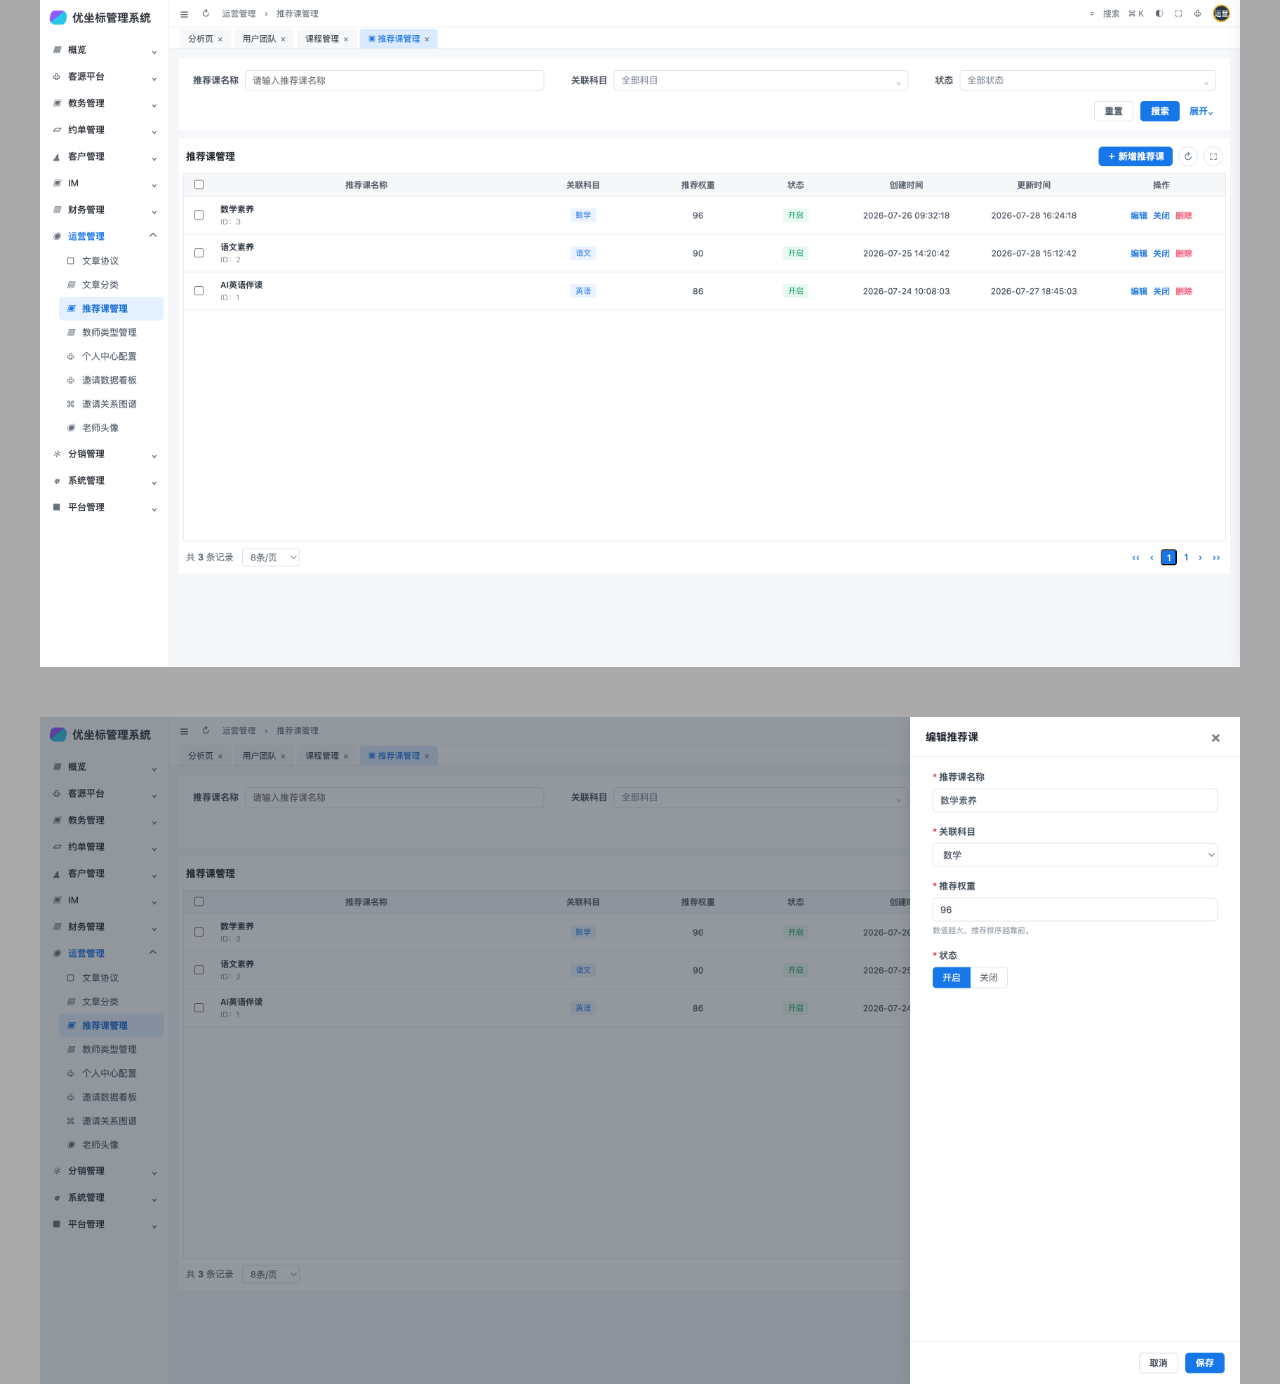
<file: axure-html-preview/推荐课管理.html>
﻿<!DOCTYPE html>
<html>
  <head>
    <title>推荐课管理</title>
    <meta http-equiv="X-UA-Compatible" content="IE=edge"/>
    <meta http-equiv="content-type" content="text/html; charset=utf-8"/>
    <link href="resources/css/axure_rp_page.css" type="text/css" rel="stylesheet"/>
    <link href="data/styles.css" type="text/css" rel="stylesheet"/>
    <link href="files/推荐课管理/styles.css" type="text/css" rel="stylesheet"/>
    <link href="https://fonts.googleapis.com" rel="preconnect"/>
    <link href="https://fonts.gstatic.com" rel="preconnect"/>
    <link href="https://fonts.googleapis.com/css2?family=Inter:wght@100..900&display=swap" rel="stylesheet"/>
    <script src="resources/scripts/jquery-3.7.1.min.js"></script>
    <script src="resources/scripts/axure/axQuery.js"></script>
    <script src="resources/scripts/axure/globals.js"></script>
    <script src="resources/scripts/axutils.js"></script>
    <script src="resources/scripts/axure/annotation.js"></script>
    <script src="resources/scripts/axure/axQuery.std.js"></script>
    <script src="resources/scripts/axure/doc.js"></script>
    <script src="resources/scripts/messagecenter.js"></script>
    <script src="resources/scripts/axure/events.js"></script>
    <script src="resources/scripts/axure/recording.js"></script>
    <script src="resources/scripts/axure/action.js"></script>
    <script src="resources/scripts/axure/expr.js"></script>
    <script src="resources/scripts/axure/geometry.js"></script>
    <script src="resources/scripts/axure/flyout.js"></script>
    <script src="resources/scripts/axure/model.js"></script>
    <script src="resources/scripts/axure/repeater.js"></script>
    <script src="resources/scripts/axure/sto.js"></script>
    <script src="resources/scripts/axure/utils.temp.js"></script>
    <script src="resources/scripts/axure/variables.js"></script>
    <script src="resources/scripts/axure/drag.js"></script>
    <script src="resources/scripts/axure/move.js"></script>
    <script src="resources/scripts/axure/visibility.js"></script>
    <script src="resources/scripts/axure/style.js"></script>
    <script src="resources/scripts/axure/adaptive.js"></script>
    <script src="resources/scripts/axure/tree.js"></script>
    <script src="resources/scripts/axure/init.temp.js"></script>
    <script src="resources/scripts/axure/legacy.js"></script>
    <script src="resources/scripts/axure/viewer.js"></script>
    <script src="resources/scripts/axure/math.js"></script>
    <script src="resources/scripts/axure/jquery.nicescroll.min.js"></script>
    <script src="data/document.js"></script>
    <script src="files/推荐课管理/data.js"></script>
    <script type="text/javascript">
      $axure.utils.getTransparentGifPath = function() { return 'resources/images/transparent.gif'; };
      $axure.utils.getOtherPath = function() { return 'resources/Other.html'; };
      $axure.utils.getReloadPath = function() { return 'resources/reload.html'; };
    </script>
  </head>
  <body>
    <div id="base" class="">

      <!-- Unnamed (Image) -->
      <div id="u79" class="ax_default image transition notrs">
        <img id="u79_img" class="img " src="images/推荐课管理/u79.png"/>
        <div id="u79_text" class="text " style="display:none; visibility: hidden">
          <p></p>
        </div>
      </div>

      <!-- Unnamed (Image) -->
      <div id="u80" class="ax_default image transition notrs">
        <img id="u80_img" class="img " src="images/推荐课管理/u80.png"/>
        <div id="u80_text" class="text " style="display:none; visibility: hidden">
          <p></p>
        </div>
      </div>
    </div>
    <script src="resources/scripts/axure/ios.js"></script>
  </body>
</html>
</file>
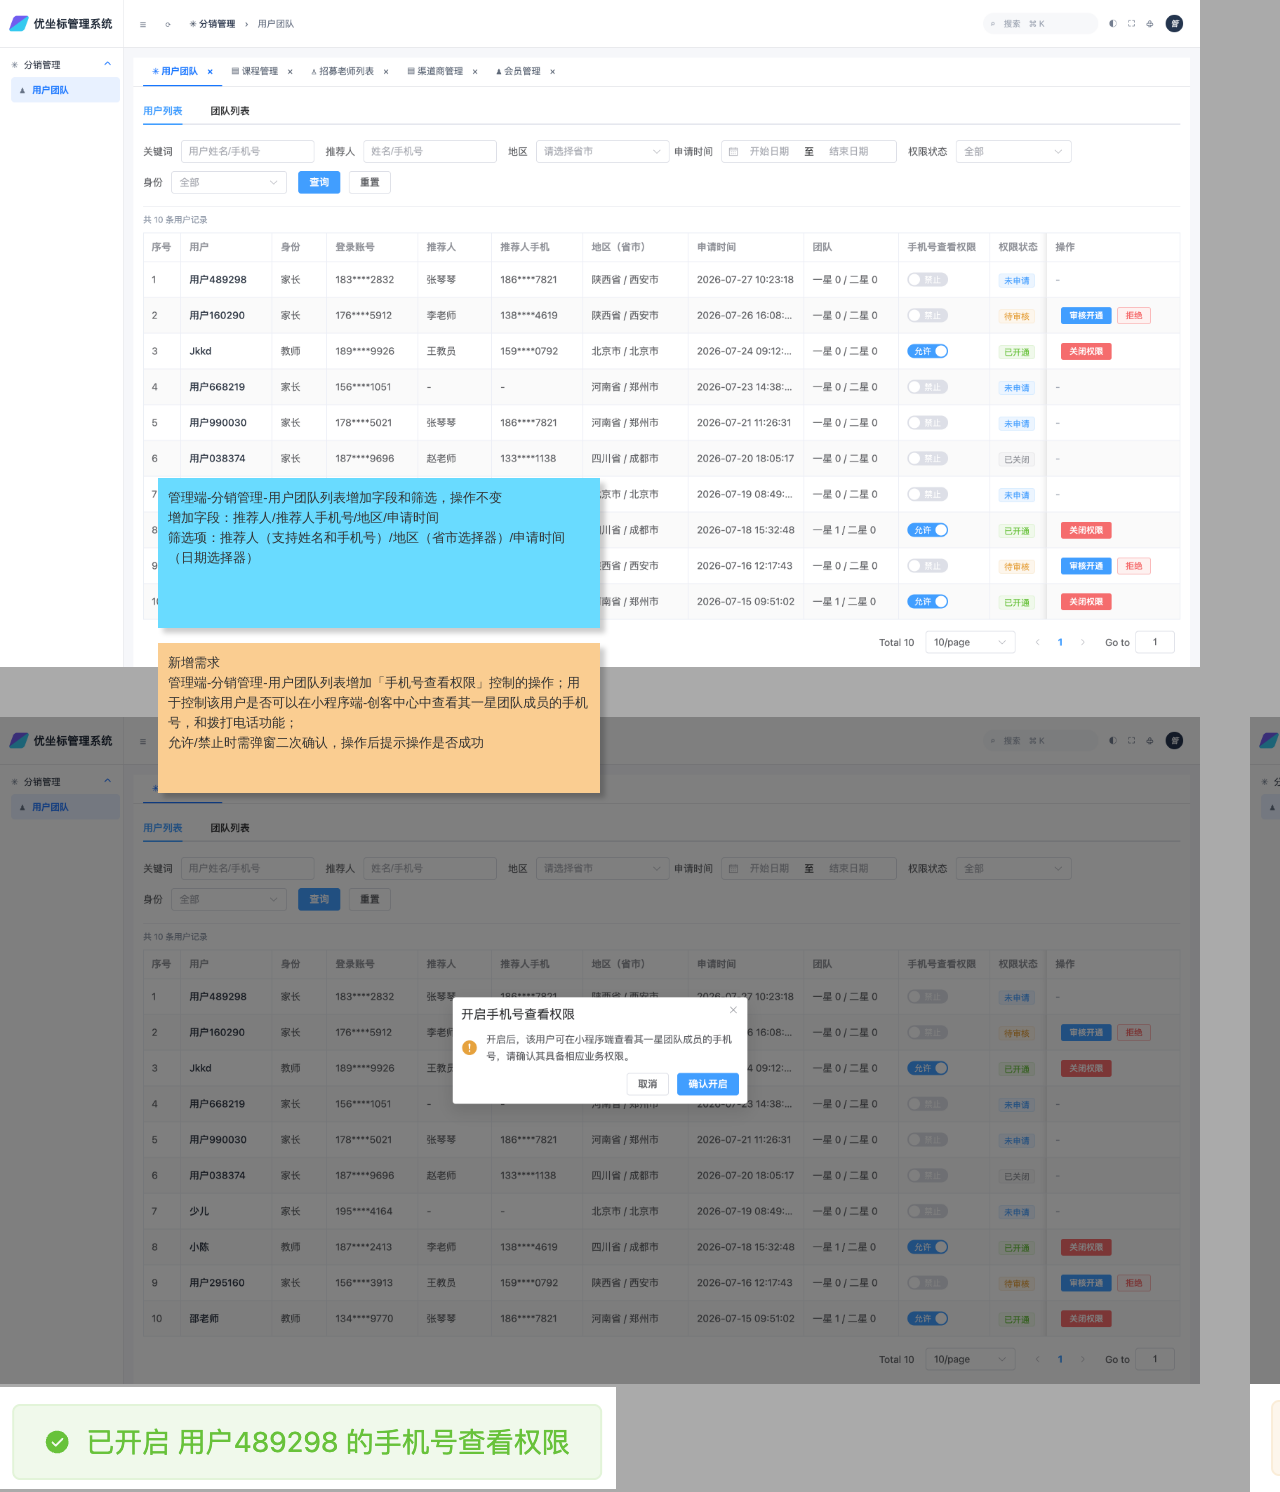
<file: axure-html-preview/用户团队.html>
﻿<!DOCTYPE html>
<html>
  <head>
    <title>用户团队</title>
    <meta http-equiv="X-UA-Compatible" content="IE=edge"/>
    <meta http-equiv="content-type" content="text/html; charset=utf-8"/>
    <link href="resources/css/axure_rp_page.css" type="text/css" rel="stylesheet"/>
    <link href="data/styles.css" type="text/css" rel="stylesheet"/>
    <link href="files/用户团队/styles.css" type="text/css" rel="stylesheet"/>
    <link href="https://fonts.googleapis.com" rel="preconnect"/>
    <link href="https://fonts.gstatic.com" rel="preconnect"/>
    <link href="https://fonts.googleapis.com/css2?family=Inter:wght@100..900&display=swap" rel="stylesheet"/>
    <script src="resources/scripts/jquery-3.7.1.min.js"></script>
    <script src="resources/scripts/axure/axQuery.js"></script>
    <script src="resources/scripts/axure/globals.js"></script>
    <script src="resources/scripts/axutils.js"></script>
    <script src="resources/scripts/axure/annotation.js"></script>
    <script src="resources/scripts/axure/axQuery.std.js"></script>
    <script src="resources/scripts/axure/doc.js"></script>
    <script src="resources/scripts/messagecenter.js"></script>
    <script src="resources/scripts/axure/events.js"></script>
    <script src="resources/scripts/axure/recording.js"></script>
    <script src="resources/scripts/axure/action.js"></script>
    <script src="resources/scripts/axure/expr.js"></script>
    <script src="resources/scripts/axure/geometry.js"></script>
    <script src="resources/scripts/axure/flyout.js"></script>
    <script src="resources/scripts/axure/model.js"></script>
    <script src="resources/scripts/axure/repeater.js"></script>
    <script src="resources/scripts/axure/sto.js"></script>
    <script src="resources/scripts/axure/utils.temp.js"></script>
    <script src="resources/scripts/axure/variables.js"></script>
    <script src="resources/scripts/axure/drag.js"></script>
    <script src="resources/scripts/axure/move.js"></script>
    <script src="resources/scripts/axure/visibility.js"></script>
    <script src="resources/scripts/axure/style.js"></script>
    <script src="resources/scripts/axure/adaptive.js"></script>
    <script src="resources/scripts/axure/tree.js"></script>
    <script src="resources/scripts/axure/init.temp.js"></script>
    <script src="resources/scripts/axure/legacy.js"></script>
    <script src="resources/scripts/axure/viewer.js"></script>
    <script src="resources/scripts/axure/math.js"></script>
    <script src="resources/scripts/axure/jquery.nicescroll.min.js"></script>
    <script src="data/document.js"></script>
    <script src="files/用户团队/data.js"></script>
    <script type="text/javascript">
      $axure.utils.getTransparentGifPath = function() { return 'resources/images/transparent.gif'; };
      $axure.utils.getOtherPath = function() { return 'resources/Other.html'; };
      $axure.utils.getReloadPath = function() { return 'resources/reload.html'; };
    </script>
  </head>
  <body>
    <div id="base" class="">

      <!-- Unnamed (Image) -->
      <div id="u135" class="ax_default image transition notrs">
        <img id="u135_img" class="img " src="images/用户团队/u135.png"/>
        <div id="u135_text" class="text " style="display:none; visibility: hidden">
          <p></p>
        </div>
      </div>

      <!-- Unnamed (Rectangle) -->
      <div id="u136" class="ax_default sticky_2 transition notrs">
        <div id="u136_div" class=""></div>
        <div id="u136_text" class="text ">
          <p><span>管理端-分销管理-用户团队列表增加字段和筛选，操作不变</span></p><p><span>增加字段：推荐人/推荐人手机号/地区/申请时间</span></p><p><span>筛选项：推荐人（支持姓名和手机号）/地区（省市选择器）/申请时间（日期选择器）</span></p>
        </div>
      </div>

      <!-- Unnamed (Image) -->
      <div id="u137" class="ax_default image transition notrs">
        <img id="u137_img" class="img " src="images/用户团队/u137.png"/>
        <div id="u137_text" class="text " style="display:none; visibility: hidden">
          <p></p>
        </div>
      </div>

      <!-- Unnamed (Image) -->
      <div id="u138" class="ax_default image transition notrs">
        <img id="u138_img" class="img " src="images/用户团队/u138.png"/>
        <div id="u138_text" class="text " style="display:none; visibility: hidden">
          <p></p>
        </div>
      </div>

      <!-- Unnamed (Image) -->
      <div id="u139" class="ax_default image transition notrs">
        <img id="u139_img" class="img " src="images/用户团队/u139.png"/>
        <div id="u139_text" class="text " style="display:none; visibility: hidden">
          <p></p>
        </div>
      </div>

      <!-- Unnamed (Image) -->
      <div id="u140" class="ax_default image transition notrs">
        <img id="u140_img" class="img " src="images/用户团队/u140.png"/>
        <div id="u140_text" class="text " style="display:none; visibility: hidden">
          <p></p>
        </div>
      </div>

      <!-- Unnamed (Rectangle) -->
      <div id="u141" class="ax_default sticky_2 transition notrs">
        <div id="u141_div" class=""></div>
        <div id="u141_text" class="text ">
          <p><span>新增需求</span></p><p><span>管理端-分销管理-用户团队列表增加「手机号查看权限」控制的操作；用于控制该用户是否可以在小程序端-创客中心中查看其一星团队成员的手机号，和拨打电话功能；</span></p><p><span>允许/禁止时需弹窗二次确认，操作后提示操作是否成功</span></p>
        </div>
      </div>
    </div>
    <script src="resources/scripts/axure/ios.js"></script>
  </body>
</html>
</file>
<file: axure-html-preview/resources/css/axure_rp_page.css>
﻿/* so the window resize fires within a frame in IE7 */
html, body {
    height: 100%;
}

#zoomOverlay {
    position: fixed;
    top: 0;
    left: 0;
    width: 100%;
    height: 100%;
}

#dragOverlay {
    position: fixed;
    top: 0;
    left: 0;
    width: 100%;
    height: 100%;
    cursor: grab;
}

#dragOverlay.dragging__start {
    cursor: grabbing;
}

html.hideScroll::-webkit-scrollbar {
    display: none;
}

html.hideScroll {
    -ms-overflow-style: none;
    scrollbar-width: none;
}

.mobileFrameCursor div * {
    cursor: inherit !important;
}

a {
    color: inherit;
}

p {
    margin: 0px;
    text-rendering: optimizeLegibility;
    font-feature-settings: "kern" 1;
    -webkit-font-feature-settings: "kern";
    -moz-font-feature-settings: "kern";
    -moz-font-feature-settings: "kern=1";
    font-kerning: normal;
}

ul {
    margin:0px;
}

iframe {
    background: #FFFFFF;
}

/* to match IE with C, FF */
input {
    padding: 1px 0px 1px 0px;
    box-sizing: border-box;
    -moz-box-sizing: border-box;
}

input[type=text]::-ms-clear {
    width: 0;
    height: 0;
    display: none;
}

textarea {
    margin: 0px;
    box-sizing: border-box;
    -moz-box-sizing: border-box;
}

select option {
    color: initial;
}

.focused:focus, .selectedFocused:focus {
    outline: none;
}

div.intcases {
    font-family: 'Inter';
    font-size: 12px;
    text-align: left;
    border: 1px solid #e2e8f0;
    background: #FFF;
    z-index: 9999;
    visibility: hidden;
    position: absolute;
    padding: 0px;
    border-radius: 4px;
    white-space: pre-wrap;
    overflow-wrap: break-word;
    max-width: 250px;
    box-shadow: 0 4px 6px -1px rgb(0 0 0 / 0.1), 0 2px 4px -2px rgb(0 0 0 / 0.1);
}

div.intcaselink {
    cursor: pointer;
    padding: 3px 8px 3px 8px;
    margin: 5px;
    background: #FFF;
    border: 1px solid #CBD5E1;
    border-radius: 4px;
    color: #1E293B;
}

div.intcaselink:hover {
    background : #e5e7eb66;
}

div.refpageimage {
    position: absolute;
    left: 0px;
    top: 0px;
    font-size: 0px;
    width: 16px;
    height: 16px;
    cursor: pointer;
    background-image: url(images/newwindow.gif);
    background-repeat: no-repeat;
}

div.annnoteimage {
    position: absolute;
    left: 0px;
    top: 0px;
    font-size: 0px;
    /*width: 16px;
    height: 12px;*/
    cursor: help;
    /*background-image: url(images/note.gif);*/
    /*background-repeat: no-repeat;*/
    width: 13px;
    height: 12px;
    padding-top: 1px;
    text-align: center;
    background-color: #138CDD;
    -moz-box-shadow: 1px 1px 3px #aaa;
    -webkit-box-shadow: 1px 1px 3px #aaa;
    box-shadow: 1px 1px 3px #aaa;
}

div.annnoteline {
    display: inline-block;
    width: 9px;
    height: 1px;
    border-bottom: 1px solid white;
    margin-top: 1px;
}

div.annnotelabel {
    /*position: absolute;
    left: 0px;
    top: 0px;*/
    font-family: Helvetica,Arial;
    white-space: nowrap;
    
    padding-top: 1px;
    background-color: #fff849;
    font-size: 10px;
    font-weight: bold;
    line-height: 14px;
    margin-right: 3px;
    padding: 0px 4px;
    color: #000;

    -moz-box-shadow: 1px 1px 3px #aaa;
    -webkit-box-shadow: 1px 1px 3px #aaa;
    box-shadow: 1px 1px 3px #aaa;
}

div.annnote {
    display: flex;
    position: absolute;
    cursor: help;
    line-height: 14px;
}

.annotation {
    font-size: 12px;
    padding-left: 2px;
    margin-bottom: 5px;
}

.annotationName {
    /*font-size: 13px;
    font-weight: bold;
    margin-bottom: 3px;
    white-space: nowrap;*/

    font-family: 'Trebuchet MS';
    font-size: 14px;
    font-weight: bold;
    margin-bottom: 5px;
    white-space: nowrap;
}

.annotationValue {
    font-family: Arial, Helvetica, Sans-Serif;
    font-size: 12px;
    color: #4a4a4a;
    line-height: 21px;
    margin-bottom: 20px;
}

.noteLink {
    text-decoration: inherit;
    color: inherit;
}

.noteLink:hover {
    background-color: white;
}

/* this is a fix for the issue where dialogs jump around and takes the text-align from the body */
.dialogFix {
    position:absolute;
    text-align:left;
    border: 1px solid #8f949a;
}


@keyframes pulsate {
  from {
    box-shadow: 0 0 10px #15d6ba;
  }
  to {
    box-shadow: 0 0 20px #15d6ba;
  }
}

@-webkit-keyframes pulsate {
  from {
    -webkit-box-shadow: 0 0 10px #15d6ba;
    box-shadow: 0 0 10px #15d6ba;
  }
  to {
    -webkit-box-shadow: 0 0 20px #15d6ba;
    box-shadow: 0 0 20px #15d6ba;
  }
}
 
@-moz-keyframes pulsate {
  from {
    -moz-box-shadow: 0 0 10px #15d6ba;
    box-shadow: 0 0 10px #15d6ba;
  }
  to {
    -moz-box-shadow: 0 0 20px #15d6ba;
    box-shadow: 0 0 20px #15d6ba;
  }
}

.legacyPulsateBorder {
    /*border: 5px solid #15d6ba;
    margin: -5px;*/
    -moz-box-shadow: 0 0 10px 3px #75BB43;
    box-shadow: 0 0 10px 3px #75BB43;
}

.pulsateBorder {
  animation-name: pulsate;
  animation-timing-function: ease-in-out;
  animation-duration: 0.9s;
  animation-iteration-count: infinite;
  animation-direction: alternate;
  
  -webkit-animation-name: pulsate;
  -webkit-animation-timing-function: ease-in-out;
  -webkit-animation-duration: 0.9s;
  -webkit-animation-iteration-count: infinite;
  -webkit-animation-direction: alternate;

  -moz-animation-name: pulsate;
  -moz-animation-timing-function: ease-in-out;
  -moz-animation-duration: 0.9s;
  -moz-animation-iteration-count: infinite;
  -moz-animation-direction: alternate;
}

.ax_default_hidden, .ax_default_unplaced{
    display: none;
    visibility: hidden;
}

.widgetNoteSelected {
    -moz-box-shadow: 0 0 10px 3px #1482C5;
    box-shadow: 0 0 10px 3px #1482C5;
    /*-moz-box-shadow: 0 0 20px #3915d6;
    box-shadow: 0 0 20px #3915d6;*/
    /*border: 3px solid #3915d6;*/
    /*margin: -3px;*/
}


.singleImg {
    display: none;
    visibility: hidden;
}

.nopointer {
    pointer-events: none;
}

.nopointer > *:not(.nopointer) {
    pointer-events: auto;
}

.bgImg {
    background-repeat: no-repeat;
    background-size: 100% 100%;
}

.transition * {
    transition: inherit;
}

.notrs, .notrs * {
    transition: none !important;
}

.nocrntl {
    border-top-left-radius : 0px !important;
}

.nocrntr {
    border-top-right-radius : 0px !important;
}

.nocrnbr {
    border-bottom-right-radius : 0px !important;
}

.nocrnbl {
    border-bottom-left-radius : 0px !important;
}

object.img {
    pointer-events: none;
    user-select: none;
}

.selected .btn_check {
    display:inherit;
}

.btn_check {
    display: none;
}

#ios-safari {
    overflow: auto;
    -webkit-overflow-scrolling: touch;
}

#ios-safari-html {
    display: block;
    overflow: auto;
    -webkit-overflow-scrolling: touch;
    position: absolute;
    top: 0;
    left: 0;
    right: 0;
    bottom: 0;
}

#ios-safari-fixed {
    position: absolute;
    pointer-events: none;
    width: initial;
}

#ios-safari-fixed div {
    pointer-events: auto;
}
</file>
<file: axure-html-preview/data/styles.css>
﻿.ax_default {
  font-family:"ArialMT", "Arial", sans-serif;
  font-weight:400;
  font-style:normal;
  font-size:13px;
  letter-spacing:normal;
  color:#333333;
  vertical-align:none;
  text-align:center;
  line-height:normal;
  text-transform:none;
}
.box_1 {
}
.image {
}
.heading_1 {
  font-family:"ArialMT", "Arial", sans-serif;
  font-weight:bold;
  font-style:normal;
  font-size:32px;
  text-align:left;
}
.heading_2 {
  font-family:"ArialMT", "Arial", sans-serif;
  font-weight:bold;
  font-style:normal;
  font-size:24px;
  text-align:left;
}
.heading_3 {
  font-family:"ArialMT", "Arial", sans-serif;
  font-weight:bold;
  font-style:normal;
  font-size:18px;
  text-align:left;
}
.heading_4 {
  font-family:"ArialMT", "Arial", sans-serif;
  font-weight:bold;
  font-style:normal;
  font-size:14px;
  text-align:left;
}
.heading_5 {
  font-family:"ArialMT", "Arial", sans-serif;
  font-weight:bold;
  font-style:normal;
  text-align:left;
}
.heading_6 {
  font-family:"ArialMT", "Arial", sans-serif;
  font-weight:bold;
  font-style:normal;
  font-size:10px;
  text-align:left;
}
.paragraph {
  text-align:left;
}
.sticky_2 {
  text-align:left;
}
.form_hint {
  color:#999999;
}
.form_disabled {
}
.flow_shape {
}
.box_3 {
}
.ellipse {
}
.label {
  font-size:13px;
  text-align:left;
}
.primary_button {
  color:#FFFFFF;
}
.line {
}
.table_cell {
}
.connector {
}
textarea, select, input, button, div, svg { outline: none; }
</file>
<file: axure-html-preview/files/创客中心/styles.css>
﻿body {
  margin:0px;
  background-color:rgba(170, 170, 170, 1);
  background-image:none;
  position:relative;
  left:-0px;
  width:898px;
  margin-left:auto;
  margin-right:auto;
  text-align:left;
}
.form_sketch {
  border-color:transparent;
  background-color:transparent;
}
#base {
  position:absolute;
  z-index:0;
}
#u80 {
  border-width:0px;
  position:absolute;
  left:0px;
  top:0px;
  width:441px;
  height:349px;
  display:flex;
  transition:none;
}
#u80 .text {
  position:absolute;
  align-self:center;
  padding:2px 2px 2px 2px;
  box-sizing:border-box;
  width:100%;
}
#u80_img {
  border-width:0px;
  position:absolute;
  left:0px;
  top:0px;
  width:441px;
  height:349px;
}
#u80_text {
  border-width:0px;
  word-wrap:break-word;
  text-transform:none;
  visibility:hidden;
}
#u81_div {
  border-width:0px;
  position:absolute;
  left:0px;
  top:0px;
  width:442px;
  height:72px;
  background:inherit;
  background-color:rgba(105, 219, 255, 1);
  border-radius:0px;
  filter:drop-shadow(5px 5px 2.5px rgba(0, 0, 0, 0.2));
  transition:none;
  font-family:"PingFangSC-Regular", "PingFang SC", sans-serif;
  font-weight:400;
  font-style:normal;
  line-height:20px;
}
#u81 {
  border-width:0px;
  position:absolute;
  left:456px;
  top:114px;
  width:442px;
  height:72px;
  display:flex;
  transition:none;
  transform-origin:50% 50%;
  font-family:"PingFangSC-Regular", "PingFang SC", sans-serif;
  font-weight:400;
  font-style:normal;
  line-height:20px;
}
#u81 .text {
  position:absolute;
  align-self:flex-start;
  padding:10px 10px 10px 10px;
  box-sizing:border-box;
  width:100%;
}
#u81_text {
  border-width:0px;
  word-wrap:break-word;
  text-transform:none;
}
#u82 {
  border-width:0px;
  position:absolute;
  left:0px;
  top:349px;
  width:441px;
  height:914px;
  display:flex;
  transition:none;
}
#u82 .text {
  position:absolute;
  align-self:center;
  padding:2px 2px 2px 2px;
  box-sizing:border-box;
  width:100%;
}
#u82_img {
  border-width:0px;
  position:absolute;
  left:0px;
  top:0px;
  width:441px;
  height:914px;
}
#u82_text {
  border-width:0px;
  word-wrap:break-word;
  text-transform:none;
  visibility:hidden;
}
#u83_div {
  border-width:0px;
  position:absolute;
  left:0px;
  top:0px;
  width:442px;
  height:72px;
  background:inherit;
  background-color:rgba(105, 219, 255, 1);
  border-radius:0px;
  filter:drop-shadow(5px 5px 2.5px rgba(0, 0, 0, 0.2));
  transition:none;
  font-family:"PingFangSC-Regular", "PingFang SC", sans-serif;
  font-weight:400;
  font-style:normal;
  line-height:20px;
}
#u83 {
  border-width:0px;
  position:absolute;
  left:456px;
  top:242px;
  width:442px;
  height:72px;
  display:flex;
  transition:none;
  transform-origin:50% 50%;
  font-family:"PingFangSC-Regular", "PingFang SC", sans-serif;
  font-weight:400;
  font-style:normal;
  line-height:20px;
}
#u83 .text {
  position:absolute;
  align-self:flex-start;
  padding:10px 10px 10px 10px;
  box-sizing:border-box;
  width:100%;
}
#u83_text {
  border-width:0px;
  word-wrap:break-word;
  text-transform:none;
}
#u84_div {
  border-width:0px;
  position:absolute;
  left:0px;
  top:0px;
  width:442px;
  height:218px;
  background:inherit;
  background-color:rgba(105, 219, 255, 1);
  border-radius:0px;
  filter:drop-shadow(5px 5px 2.5px rgba(0, 0, 0, 0.2));
  transition:none;
  font-family:"PingFangSC-Regular", "PingFang SC", sans-serif;
  font-weight:400;
  font-style:normal;
  line-height:20px;
}
#u84 {
  border-width:0px;
  position:absolute;
  left:456px;
  top:361px;
  width:442px;
  height:218px;
  display:flex;
  transition:none;
  transform-origin:50% 50%;
  font-family:"PingFangSC-Regular", "PingFang SC", sans-serif;
  font-weight:400;
  font-style:normal;
  line-height:20px;
}
#u84 .text {
  position:absolute;
  align-self:flex-start;
  padding:10px 10px 10px 10px;
  box-sizing:border-box;
  width:100%;
}
#u84_text {
  border-width:0px;
  word-wrap:break-word;
  text-transform:none;
}
#u85_div {
  border-width:0px;
  position:absolute;
  left:0px;
  top:0px;
  width:442px;
  height:153px;
  background:inherit;
  background-color:rgba(105, 219, 255, 1);
  border-radius:0px;
  filter:drop-shadow(5px 5px 2.5px rgba(0, 0, 0, 0.2));
  transition:none;
  font-family:"PingFangSC-Regular", "PingFang SC", sans-serif;
  font-weight:400;
  font-style:normal;
  line-height:20px;
}
#u85 {
  border-width:0px;
  position:absolute;
  left:456px;
  top:599px;
  width:442px;
  height:153px;
  display:flex;
  transition:none;
  transform-origin:50% 50%;
  font-family:"PingFangSC-Regular", "PingFang SC", sans-serif;
  font-weight:400;
  font-style:normal;
  line-height:20px;
}
#u85 .text {
  position:absolute;
  align-self:flex-start;
  padding:10px 10px 10px 10px;
  box-sizing:border-box;
  width:100%;
}
#u85_text {
  border-width:0px;
  word-wrap:break-word;
  text-transform:none;
}
#u86_div {
  border-width:0px;
  position:absolute;
  left:0px;
  top:0px;
  width:49px;
  height:17px;
  background:inherit;
  background-color:rgba(30, 96, 251, 1);
  border-radius:0px;
  filter:drop-shadow(none);
  transition:none;
  font-family:"PingFangSC-Regular", "PingFang SC", sans-serif;
  font-weight:400;
  font-style:normal;
  font-size:12px;
  color:#FFFFFF;
}
#u86 {
  border-width:0px;
  position:absolute;
  left:353px;
  top:652px;
  width:49px;
  height:17px;
  display:flex;
  transition:none;
  transform-origin:50% 50%;
  font-family:"PingFangSC-Regular", "PingFang SC", sans-serif;
  font-weight:400;
  font-style:normal;
  font-size:12px;
  color:#FFFFFF;
}
#u86 .text {
  position:absolute;
  align-self:flex-start;
  padding:0px 0px 0px 0px;
  box-sizing:border-box;
  width:100%;
}
#u86_text {
  border-width:0px;
  white-space:nowrap;
  text-transform:none;
}
#u87_div {
  border-width:0px;
  position:absolute;
  left:0px;
  top:0px;
  width:49px;
  height:17px;
  background:inherit;
  background-color:rgba(142, 175, 253, 1);
  border-radius:0px;
  filter:drop-shadow(none);
  transition:none;
  font-family:"PingFangSC-Regular", "PingFang SC", sans-serif;
  font-weight:400;
  font-style:normal;
  font-size:12px;
  color:rgba(255, 255, 255, 0.6039215686274509);
}
#u87 {
  border-width:0px;
  position:absolute;
  left:353px;
  top:482px;
  width:49px;
  height:17px;
  display:flex;
  transition:none;
  transform-origin:50% 50%;
  font-family:"PingFangSC-Regular", "PingFang SC", sans-serif;
  font-weight:400;
  font-style:normal;
  font-size:12px;
  color:rgba(255, 255, 255, 0.6039215686274509);
}
#u87 .text {
  position:absolute;
  align-self:flex-start;
  padding:0px 0px 0px 0px;
  box-sizing:border-box;
  width:100%;
}
#u87_text {
  border-width:0px;
  white-space:nowrap;
  text-transform:none;
}
#u88_div {
  border-width:0px;
  position:absolute;
  left:0px;
  top:0px;
  width:49px;
  height:17px;
  background:inherit;
  background-color:rgba(30, 96, 251, 1);
  border-radius:0px;
  filter:drop-shadow(none);
  transition:none;
  font-family:"PingFangSC-Regular", "PingFang SC", sans-serif;
  font-weight:400;
  font-style:normal;
  font-size:12px;
  color:#FFFFFF;
}
#u88 {
  border-width:0px;
  position:absolute;
  left:353px;
  top:956px;
  width:49px;
  height:17px;
  display:flex;
  transition:none;
  transform-origin:50% 50%;
  font-family:"PingFangSC-Regular", "PingFang SC", sans-serif;
  font-weight:400;
  font-style:normal;
  font-size:12px;
  color:#FFFFFF;
}
#u88 .text {
  position:absolute;
  align-self:flex-start;
  padding:0px 0px 0px 0px;
  box-sizing:border-box;
  width:100%;
}
#u88_text {
  border-width:0px;
  white-space:nowrap;
  text-transform:none;
}
#u89_div {
  border-width:0px;
  position:absolute;
  left:0px;
  top:0px;
  width:442px;
  height:150px;
  background:inherit;
  background-color:rgba(250, 205, 145, 1);
  border-radius:0px;
  filter:drop-shadow(5px 5px 2.5px rgba(0, 0, 0, 0.2));
  transition:none;
  font-family:"PingFangSC-Regular", "PingFang SC", sans-serif;
  font-weight:400;
  font-style:normal;
  line-height:20px;
}
#u89 {
  border-width:0px;
  position:absolute;
  left:456px;
  top:764px;
  width:442px;
  height:150px;
  display:flex;
  transition:none;
  transform-origin:50% 50%;
  font-family:"PingFangSC-Regular", "PingFang SC", sans-serif;
  font-weight:400;
  font-style:normal;
  line-height:20px;
}
#u89 .text {
  position:absolute;
  align-self:flex-start;
  padding:10px 10px 10px 10px;
  box-sizing:border-box;
  width:100%;
}
#u89_text {
  border-width:0px;
  word-wrap:break-word;
  text-transform:none;
}
#u90 {
  border-width:0px;
  position:absolute;
  left:414px;
  top:409px;
  width:9px;
  height:10px;
  display:flex;
  transition:none;
}
#u90 .text {
  position:absolute;
  align-self:center;
  padding:2px 2px 2px 2px;
  box-sizing:border-box;
  width:100%;
}
#u90_img {
  border-width:0px;
  position:absolute;
  left:0px;
  top:0px;
  width:9px;
  height:10px;
}
#u90_text {
  border-width:0px;
  word-wrap:break-word;
  text-transform:none;
  visibility:hidden;
}
#u91 {
  border-width:0px;
  position:absolute;
  left:414px;
  top:579px;
  width:9px;
  height:10px;
  display:flex;
  transition:none;
}
#u91 .text {
  position:absolute;
  align-self:center;
  padding:2px 2px 2px 2px;
  box-sizing:border-box;
  width:100%;
}
#u91_img {
  border-width:0px;
  position:absolute;
  left:0px;
  top:0px;
  width:9px;
  height:10px;
}
#u91_text {
  border-width:0px;
  word-wrap:break-word;
  text-transform:none;
  visibility:hidden;
}
#u92 {
  border-width:0px;
  position:absolute;
  left:414px;
  top:882px;
  width:9px;
  height:10px;
  display:flex;
  transition:none;
}
#u92 .text {
  position:absolute;
  align-self:center;
  padding:2px 2px 2px 2px;
  box-sizing:border-box;
  width:100%;
}
#u92_img {
  border-width:0px;
  position:absolute;
  left:0px;
  top:0px;
  width:9px;
  height:10px;
}
#u92_text {
  border-width:0px;
  word-wrap:break-word;
  text-transform:none;
  visibility:hidden;
}
</file>
<file: axure-html-preview/files/成员列表/styles.css>
﻿body {
  margin:0px;
  background-color:rgba(170, 170, 170, 1);
  background-image:none;
  position:relative;
  left:-0px;
  width:946px;
  margin-left:auto;
  margin-right:auto;
  text-align:left;
}
.form_sketch {
  border-color:transparent;
  background-color:transparent;
}
#base {
  position:absolute;
  z-index:0;
}
#u93 {
  border-width:0px;
  position:absolute;
  left:0px;
  top:0px;
  width:448px;
  height:982px;
  display:flex;
  transition:none;
}
#u93 .text {
  position:absolute;
  align-self:center;
  padding:2px 2px 2px 2px;
  box-sizing:border-box;
  width:100%;
}
#u93_img {
  border-width:0px;
  position:absolute;
  left:0px;
  top:0px;
  width:448px;
  height:982px;
}
#u93_text {
  border-width:0px;
  word-wrap:break-word;
  text-transform:none;
  visibility:hidden;
}
#u94 {
  border-width:0px;
  position:absolute;
  left:498px;
  top:0px;
  width:448px;
  height:982px;
  display:flex;
  transition:none;
}
#u94 .text {
  position:absolute;
  align-self:center;
  padding:2px 2px 2px 2px;
  box-sizing:border-box;
  width:100%;
}
#u94_img {
  border-width:0px;
  position:absolute;
  left:0px;
  top:0px;
  width:448px;
  height:982px;
}
#u94_text {
  border-width:0px;
  word-wrap:break-word;
  text-transform:none;
  visibility:hidden;
}
#u95 {
  border-width:0px;
  position:absolute;
  left:4px;
  top:96px;
  width:441px;
  height:172px;
  display:flex;
  transition:none;
}
#u95 .text {
  position:absolute;
  align-self:center;
  padding:2px 2px 2px 2px;
  box-sizing:border-box;
  width:100%;
}
#u95_img {
  border-width:0px;
  position:absolute;
  left:0px;
  top:0px;
  width:441px;
  height:172px;
}
#u95_text {
  border-width:0px;
  word-wrap:break-word;
  text-transform:none;
  visibility:hidden;
}
#u96 {
  border-width:0px;
  position:absolute;
  left:4px;
  top:268px;
  width:441px;
  height:172px;
  display:flex;
  transition:none;
}
#u96 .text {
  position:absolute;
  align-self:center;
  padding:2px 2px 2px 2px;
  box-sizing:border-box;
  width:100%;
}
#u96_img {
  border-width:0px;
  position:absolute;
  left:0px;
  top:0px;
  width:441px;
  height:172px;
}
#u96_text {
  border-width:0px;
  word-wrap:break-word;
  text-transform:none;
  visibility:hidden;
}
#u97 {
  border-width:0px;
  position:absolute;
  left:140px;
  top:385px;
  width:305px;
  height:43px;
  display:flex;
  transition:none;
}
#u97 .text {
  position:absolute;
  align-self:center;
  padding:2px 2px 2px 2px;
  box-sizing:border-box;
  width:100%;
}
#u97_img {
  border-width:0px;
  position:absolute;
  left:0px;
  top:0px;
  width:305px;
  height:43px;
}
#u97_text {
  border-width:0px;
  word-wrap:break-word;
  text-transform:none;
  visibility:hidden;
}
#u98_div {
  border-width:0px;
  position:absolute;
  left:0px;
  top:0px;
  width:115px;
  height:35px;
  background:inherit;
  background-color:rgba(255, 255, 255, 1);
  border-radius:0px;
  filter:drop-shadow(none);
  transition:none;
}
#u98 {
  border-width:0px;
  position:absolute;
  left:25px;
  top:393px;
  width:115px;
  height:35px;
  display:flex;
  transition:none;
  transform-origin:50% 50%;
}
#u98 .text {
  position:absolute;
  align-self:center;
  padding:2px 2px 2px 2px;
  box-sizing:border-box;
  width:100%;
}
#u98_text {
  border-width:0px;
  word-wrap:break-word;
  text-transform:none;
  visibility:hidden;
}
#u99_div {
  border-width:0px;
  position:absolute;
  left:0px;
  top:0px;
  width:115px;
  height:35px;
  background:inherit;
  background-color:rgba(255, 255, 255, 1);
  border-radius:0px;
  filter:drop-shadow(none);
  transition:none;
}
#u99 {
  border-width:0px;
  position:absolute;
  left:28px;
  top:222px;
  width:115px;
  height:35px;
  display:flex;
  transition:none;
  transform-origin:50% 50%;
}
#u99 .text {
  position:absolute;
  align-self:center;
  padding:2px 2px 2px 2px;
  box-sizing:border-box;
  width:100%;
}
#u99_text {
  border-width:0px;
  word-wrap:break-word;
  text-transform:none;
  visibility:hidden;
}
#u100 {
  border-width:0px;
  position:absolute;
  left:4px;
  top:440px;
  width:441px;
  height:172px;
  display:flex;
  transition:none;
}
#u100 .text {
  position:absolute;
  align-self:center;
  padding:2px 2px 2px 2px;
  box-sizing:border-box;
  width:100%;
}
#u100_img {
  border-width:0px;
  position:absolute;
  left:0px;
  top:0px;
  width:441px;
  height:172px;
}
#u100_text {
  border-width:0px;
  word-wrap:break-word;
  text-transform:none;
  visibility:hidden;
}
#u101 {
  border-width:0px;
  position:absolute;
  left:140px;
  top:557px;
  width:305px;
  height:43px;
  display:flex;
  transition:none;
}
#u101 .text {
  position:absolute;
  align-self:center;
  padding:2px 2px 2px 2px;
  box-sizing:border-box;
  width:100%;
}
#u101_img {
  border-width:0px;
  position:absolute;
  left:0px;
  top:0px;
  width:305px;
  height:43px;
}
#u101_text {
  border-width:0px;
  word-wrap:break-word;
  text-transform:none;
  visibility:hidden;
}
#u102_div {
  border-width:0px;
  position:absolute;
  left:0px;
  top:0px;
  width:115px;
  height:35px;
  background:inherit;
  background-color:rgba(255, 255, 255, 1);
  border-radius:0px;
  filter:drop-shadow(none);
  transition:none;
}
#u102 {
  border-width:0px;
  position:absolute;
  left:25px;
  top:565px;
  width:115px;
  height:35px;
  display:flex;
  transition:none;
  transform-origin:50% 50%;
}
#u102 .text {
  position:absolute;
  align-self:center;
  padding:2px 2px 2px 2px;
  box-sizing:border-box;
  width:100%;
}
#u102_text {
  border-width:0px;
  word-wrap:break-word;
  text-transform:none;
  visibility:hidden;
}
#u103_div {
  border-width:0px;
  position:absolute;
  left:0px;
  top:0px;
  width:568px;
  height:153px;
  background:inherit;
  background-color:rgba(105, 219, 255, 1);
  border-radius:0px;
  filter:drop-shadow(5px 5px 2.5px rgba(0, 0, 0, 0.2));
  transition:none;
  font-family:"PingFangSC-Regular", "PingFang SC", sans-serif;
  font-weight:400;
  font-style:normal;
  line-height:20px;
}
#u103 {
  border-width:0px;
  position:absolute;
  left:0px;
  top:1032px;
  width:568px;
  height:153px;
  display:flex;
  transition:none;
  transform-origin:50% 50%;
  font-family:"PingFangSC-Regular", "PingFang SC", sans-serif;
  font-weight:400;
  font-style:normal;
  line-height:20px;
}
#u103 .text {
  position:absolute;
  align-self:flex-start;
  padding:10px 10px 10px 10px;
  box-sizing:border-box;
  width:100%;
}
#u103_text {
  border-width:0px;
  word-wrap:break-word;
  text-transform:none;
}
#u104 {
  border-width:0px;
  position:absolute;
  left:502px;
  top:96px;
  width:441px;
  height:172px;
  display:flex;
  transition:none;
}
#u104 .text {
  position:absolute;
  align-self:center;
  padding:2px 2px 2px 2px;
  box-sizing:border-box;
  width:100%;
}
#u104_img {
  border-width:0px;
  position:absolute;
  left:0px;
  top:0px;
  width:441px;
  height:172px;
}
#u104_text {
  border-width:0px;
  word-wrap:break-word;
  text-transform:none;
  visibility:hidden;
}
#u105 {
  border-width:0px;
  position:absolute;
  left:502px;
  top:268px;
  width:441px;
  height:172px;
  display:flex;
  transition:none;
}
#u105 .text {
  position:absolute;
  align-self:center;
  padding:2px 2px 2px 2px;
  box-sizing:border-box;
  width:100%;
}
#u105_img {
  border-width:0px;
  position:absolute;
  left:0px;
  top:0px;
  width:441px;
  height:172px;
}
#u105_text {
  border-width:0px;
  word-wrap:break-word;
  text-transform:none;
  visibility:hidden;
}
#u106 {
  border-width:0px;
  position:absolute;
  left:638px;
  top:385px;
  width:305px;
  height:43px;
  display:flex;
  transition:none;
}
#u106 .text {
  position:absolute;
  align-self:center;
  padding:2px 2px 2px 2px;
  box-sizing:border-box;
  width:100%;
}
#u106_img {
  border-width:0px;
  position:absolute;
  left:0px;
  top:0px;
  width:305px;
  height:43px;
}
#u106_text {
  border-width:0px;
  word-wrap:break-word;
  text-transform:none;
  visibility:hidden;
}
#u107_div {
  border-width:0px;
  position:absolute;
  left:0px;
  top:0px;
  width:115px;
  height:35px;
  background:inherit;
  background-color:rgba(255, 255, 255, 1);
  border-radius:0px;
  filter:drop-shadow(none);
  transition:none;
}
#u107 {
  border-width:0px;
  position:absolute;
  left:523px;
  top:393px;
  width:115px;
  height:35px;
  display:flex;
  transition:none;
  transform-origin:50% 50%;
}
#u107 .text {
  position:absolute;
  align-self:center;
  padding:2px 2px 2px 2px;
  box-sizing:border-box;
  width:100%;
}
#u107_text {
  border-width:0px;
  word-wrap:break-word;
  text-transform:none;
  visibility:hidden;
}
#u108_div {
  border-width:0px;
  position:absolute;
  left:0px;
  top:0px;
  width:115px;
  height:35px;
  background:inherit;
  background-color:rgba(255, 255, 255, 1);
  border-radius:0px;
  filter:drop-shadow(none);
  transition:none;
}
#u108 {
  border-width:0px;
  position:absolute;
  left:526px;
  top:222px;
  width:115px;
  height:35px;
  display:flex;
  transition:none;
  transform-origin:50% 50%;
}
#u108 .text {
  position:absolute;
  align-self:center;
  padding:2px 2px 2px 2px;
  box-sizing:border-box;
  width:100%;
}
#u108_text {
  border-width:0px;
  word-wrap:break-word;
  text-transform:none;
  visibility:hidden;
}
#u109 {
  border-width:0px;
  position:absolute;
  left:502px;
  top:440px;
  width:441px;
  height:172px;
  display:flex;
  transition:none;
}
#u109 .text {
  position:absolute;
  align-self:center;
  padding:2px 2px 2px 2px;
  box-sizing:border-box;
  width:100%;
}
#u109_img {
  border-width:0px;
  position:absolute;
  left:0px;
  top:0px;
  width:441px;
  height:172px;
}
#u109_text {
  border-width:0px;
  word-wrap:break-word;
  text-transform:none;
  visibility:hidden;
}
#u110 {
  border-width:0px;
  position:absolute;
  left:638px;
  top:557px;
  width:305px;
  height:43px;
  display:flex;
  transition:none;
}
#u110 .text {
  position:absolute;
  align-self:center;
  padding:2px 2px 2px 2px;
  box-sizing:border-box;
  width:100%;
}
#u110_img {
  border-width:0px;
  position:absolute;
  left:0px;
  top:0px;
  width:305px;
  height:43px;
}
#u110_text {
  border-width:0px;
  word-wrap:break-word;
  text-transform:none;
  visibility:hidden;
}
#u111_div {
  border-width:0px;
  position:absolute;
  left:0px;
  top:0px;
  width:115px;
  height:35px;
  background:inherit;
  background-color:rgba(255, 255, 255, 1);
  border-radius:0px;
  filter:drop-shadow(none);
  transition:none;
}
#u111 {
  border-width:0px;
  position:absolute;
  left:523px;
  top:565px;
  width:115px;
  height:35px;
  display:flex;
  transition:none;
  transform-origin:50% 50%;
}
#u111 .text {
  position:absolute;
  align-self:center;
  padding:2px 2px 2px 2px;
  box-sizing:border-box;
  width:100%;
}
#u111_text {
  border-width:0px;
  word-wrap:break-word;
  text-transform:none;
  visibility:hidden;
}
#u112 {
  border-width:0px;
  position:absolute;
  left:511px;
  top:98px;
  width:65px;
  height:24px;
  display:flex;
  transition:none;
}
#u112 .text {
  position:absolute;
  align-self:center;
  padding:2px 2px 2px 2px;
  box-sizing:border-box;
  width:100%;
}
#u112_img {
  border-width:0px;
  position:absolute;
  left:0px;
  top:0px;
  width:65px;
  height:24px;
}
#u112_text {
  border-width:0px;
  word-wrap:break-word;
  text-transform:none;
  visibility:hidden;
}
#u113 {
  border-width:0px;
  position:absolute;
  left:511px;
  top:268px;
  width:65px;
  height:24px;
  display:flex;
  transition:none;
}
#u113 .text {
  position:absolute;
  align-self:center;
  padding:2px 2px 2px 2px;
  box-sizing:border-box;
  width:100%;
}
#u113_img {
  border-width:0px;
  position:absolute;
  left:0px;
  top:0px;
  width:65px;
  height:24px;
}
#u113_text {
  border-width:0px;
  word-wrap:break-word;
  text-transform:none;
  visibility:hidden;
}
#u114 {
  border-width:0px;
  position:absolute;
  left:511px;
  top:440px;
  width:65px;
  height:24px;
  display:flex;
  transition:none;
}
#u114 .text {
  position:absolute;
  align-self:center;
  padding:2px 2px 2px 2px;
  box-sizing:border-box;
  width:100%;
}
#u114_img {
  border-width:0px;
  position:absolute;
  left:0px;
  top:0px;
  width:65px;
  height:24px;
}
#u114_text {
  border-width:0px;
  word-wrap:break-word;
  text-transform:none;
  visibility:hidden;
}
#u115 {
  border-width:0px;
  position:absolute;
  left:762px;
  top:215px;
  width:154px;
  height:50px;
  display:flex;
  transition:none;
}
#u115 .text {
  position:absolute;
  align-self:center;
  padding:2px 2px 2px 2px;
  box-sizing:border-box;
  width:100%;
}
#u115_img {
  border-width:0px;
  position:absolute;
  left:0px;
  top:0px;
  width:154px;
  height:50px;
}
#u115_text {
  border-width:0px;
  word-wrap:break-word;
  text-transform:none;
  visibility:hidden;
}
#u116 {
  border-width:0px;
  position:absolute;
  left:762px;
  top:387px;
  width:154px;
  height:50px;
  display:flex;
  transition:none;
}
#u116 .text {
  position:absolute;
  align-self:center;
  padding:2px 2px 2px 2px;
  box-sizing:border-box;
  width:100%;
}
#u116_img {
  border-width:0px;
  position:absolute;
  left:0px;
  top:0px;
  width:154px;
  height:50px;
}
#u116_text {
  border-width:0px;
  word-wrap:break-word;
  text-transform:none;
  visibility:hidden;
}
#u117 {
  border-width:0px;
  position:absolute;
  left:762px;
  top:560px;
  width:154px;
  height:50px;
  display:flex;
  transition:none;
}
#u117 .text {
  position:absolute;
  align-self:center;
  padding:2px 2px 2px 2px;
  box-sizing:border-box;
  width:100%;
}
#u117_img {
  border-width:0px;
  position:absolute;
  left:0px;
  top:0px;
  width:154px;
  height:50px;
}
#u117_text {
  border-width:0px;
  word-wrap:break-word;
  text-transform:none;
  visibility:hidden;
}
#u118_div {
  border-width:0px;
  position:absolute;
  left:0px;
  top:0px;
  width:49px;
  height:17px;
  background:inherit;
  background-color:rgba(30, 96, 251, 1);
  border-radius:0px;
  filter:drop-shadow(none);
  transition:none;
  font-family:"PingFangSC-Regular", "PingFang SC", sans-serif;
  font-weight:400;
  font-style:normal;
  font-size:12px;
  color:#FFFFFF;
}
#u118 {
  border-width:0px;
  position:absolute;
  left:358px;
  top:572px;
  width:49px;
  height:17px;
  display:flex;
  transition:none;
  transform-origin:50% 50%;
  font-family:"PingFangSC-Regular", "PingFang SC", sans-serif;
  font-weight:400;
  font-style:normal;
  font-size:12px;
  color:#FFFFFF;
}
#u118 .text {
  position:absolute;
  align-self:flex-start;
  padding:0px 0px 0px 0px;
  box-sizing:border-box;
  width:100%;
}
#u118_text {
  border-width:0px;
  white-space:nowrap;
  text-transform:none;
}
#u119_div {
  border-width:0px;
  position:absolute;
  left:0px;
  top:0px;
  width:49px;
  height:17px;
  background:inherit;
  background-color:rgba(30, 96, 251, 1);
  border-radius:0px;
  filter:drop-shadow(none);
  transition:none;
  font-family:"PingFangSC-Regular", "PingFang SC", sans-serif;
  font-weight:400;
  font-style:normal;
  font-size:12px;
  color:#FFFFFF;
}
#u119 {
  border-width:0px;
  position:absolute;
  left:358px;
  top:400px;
  width:49px;
  height:17px;
  display:flex;
  transition:none;
  transform-origin:50% 50%;
  font-family:"PingFangSC-Regular", "PingFang SC", sans-serif;
  font-weight:400;
  font-style:normal;
  font-size:12px;
  color:#FFFFFF;
}
#u119 .text {
  position:absolute;
  align-self:flex-start;
  padding:0px 0px 0px 0px;
  box-sizing:border-box;
  width:100%;
}
#u119_text {
  border-width:0px;
  white-space:nowrap;
  text-transform:none;
}
#u120_div {
  border-width:0px;
  position:absolute;
  left:0px;
  top:0px;
  width:49px;
  height:17px;
  background:inherit;
  background-color:rgba(142, 175, 253, 1);
  border-radius:0px;
  filter:drop-shadow(none);
  transition:none;
  font-family:"PingFangSC-Regular", "PingFang SC", sans-serif;
  font-weight:400;
  font-style:normal;
  font-size:12px;
  color:rgba(255, 255, 255, 0.6039215686274509);
}
#u120 {
  border-width:0px;
  position:absolute;
  left:358px;
  top:229px;
  width:49px;
  height:17px;
  display:flex;
  transition:none;
  transform-origin:50% 50%;
  font-family:"PingFangSC-Regular", "PingFang SC", sans-serif;
  font-weight:400;
  font-style:normal;
  font-size:12px;
  color:rgba(255, 255, 255, 0.6039215686274509);
}
#u120 .text {
  position:absolute;
  align-self:flex-start;
  padding:0px 0px 0px 0px;
  box-sizing:border-box;
  width:100%;
}
#u120_text {
  border-width:0px;
  white-space:nowrap;
  text-transform:none;
}
</file>
<file: axure-html-preview/files/成员详情/styles.css>
﻿body {
  margin:0px;
  background-color:rgba(170, 170, 170, 1);
  background-image:none;
  position:relative;
  left:-0px;
  width:1910px;
  margin-left:auto;
  margin-right:auto;
  text-align:left;
}
.form_sketch {
  border-color:transparent;
  background-color:transparent;
}
#base {
  position:absolute;
  z-index:0;
}
#u121 {
  border-width:0px;
  position:absolute;
  left:490px;
  top:0px;
  width:440px;
  height:874px;
  display:flex;
  transition:none;
}
#u121 .text {
  position:absolute;
  align-self:center;
  padding:2px 2px 2px 2px;
  box-sizing:border-box;
  width:100%;
}
#u121_img {
  border-width:0px;
  position:absolute;
  left:0px;
  top:0px;
  width:440px;
  height:874px;
}
#u121_text {
  border-width:0px;
  word-wrap:break-word;
  text-transform:none;
  visibility:hidden;
}
#u122 {
  border-width:0px;
  position:absolute;
  left:980px;
  top:0px;
  width:440px;
  height:874px;
  display:flex;
  transition:none;
}
#u122 .text {
  position:absolute;
  align-self:center;
  padding:2px 2px 2px 2px;
  box-sizing:border-box;
  width:100%;
}
#u122_img {
  border-width:0px;
  position:absolute;
  left:0px;
  top:0px;
  width:440px;
  height:874px;
}
#u122_text {
  border-width:0px;
  word-wrap:break-word;
  text-transform:none;
  visibility:hidden;
}
#u123_div {
  border-width:0px;
  position:absolute;
  left:0px;
  top:0px;
  width:568px;
  height:220px;
  background:inherit;
  background-color:rgba(105, 219, 255, 1);
  border-radius:0px;
  filter:drop-shadow(5px 5px 2.5px rgba(0, 0, 0, 0.2));
  transition:none;
  font-family:"PingFangSC-Regular", "PingFang SC", sans-serif;
  font-weight:400;
  font-style:normal;
  line-height:20px;
}
#u123 {
  border-width:0px;
  position:absolute;
  left:0px;
  top:924px;
  width:568px;
  height:220px;
  display:flex;
  transition:none;
  transform-origin:50% 50%;
  font-family:"PingFangSC-Regular", "PingFang SC", sans-serif;
  font-weight:400;
  font-style:normal;
  line-height:20px;
}
#u123 .text {
  position:absolute;
  align-self:flex-start;
  padding:10px 10px 10px 10px;
  box-sizing:border-box;
  width:100%;
}
#u123_text {
  border-width:0px;
  word-wrap:break-word;
  text-transform:none;
}
#u124_div {
  border-width:0px;
  position:absolute;
  left:0px;
  top:0px;
  width:32px;
  height:35px;
  background:inherit;
  background-color:rgba(255, 255, 255, 1);
  border-radius:0px;
  filter:drop-shadow(none);
  transition:none;
}
#u124 {
  border-width:0px;
  position:absolute;
  left:878px;
  top:408px;
  width:32px;
  height:35px;
  display:flex;
  transition:none;
  transform-origin:50% 50%;
}
#u124 .text {
  position:absolute;
  align-self:center;
  padding:2px 2px 2px 2px;
  box-sizing:border-box;
  width:100%;
}
#u124_text {
  border-width:0px;
  word-wrap:break-word;
  text-transform:none;
  visibility:hidden;
}
#u125_div {
  border-width:0px;
  position:absolute;
  left:0px;
  top:0px;
  width:32px;
  height:35px;
  background:inherit;
  background-color:rgba(255, 255, 255, 1);
  border-radius:0px;
  filter:drop-shadow(none);
  transition:none;
}
#u125 {
  border-width:0px;
  position:absolute;
  left:878px;
  top:497px;
  width:32px;
  height:35px;
  display:flex;
  transition:none;
  transform-origin:50% 50%;
}
#u125 .text {
  position:absolute;
  align-self:center;
  padding:2px 2px 2px 2px;
  box-sizing:border-box;
  width:100%;
}
#u125_text {
  border-width:0px;
  word-wrap:break-word;
  text-transform:none;
  visibility:hidden;
}
#u126_div {
  border-width:0px;
  position:absolute;
  left:0px;
  top:0px;
  width:32px;
  height:35px;
  background:inherit;
  background-color:rgba(255, 255, 255, 1);
  border-radius:0px;
  filter:drop-shadow(none);
  transition:none;
}
#u126 {
  border-width:0px;
  position:absolute;
  left:875px;
  top:586px;
  width:32px;
  height:35px;
  display:flex;
  transition:none;
  transform-origin:50% 50%;
}
#u126 .text {
  position:absolute;
  align-self:center;
  padding:2px 2px 2px 2px;
  box-sizing:border-box;
  width:100%;
}
#u126_text {
  border-width:0px;
  word-wrap:break-word;
  text-transform:none;
  visibility:hidden;
}
#u127_div {
  border-width:0px;
  position:absolute;
  left:0px;
  top:0px;
  width:32px;
  height:35px;
  background:inherit;
  background-color:rgba(255, 255, 255, 1);
  border-radius:0px;
  filter:drop-shadow(none);
  transition:none;
}
#u127 {
  border-width:0px;
  position:absolute;
  left:1365px;
  top:402px;
  width:32px;
  height:35px;
  display:flex;
  transition:none;
  transform-origin:50% 50%;
}
#u127 .text {
  position:absolute;
  align-self:center;
  padding:2px 2px 2px 2px;
  box-sizing:border-box;
  width:100%;
}
#u127_text {
  border-width:0px;
  word-wrap:break-word;
  text-transform:none;
  visibility:hidden;
}
#u128_div {
  border-width:0px;
  position:absolute;
  left:0px;
  top:0px;
  width:32px;
  height:35px;
  background:inherit;
  background-color:rgba(255, 255, 255, 1);
  border-radius:0px;
  filter:drop-shadow(none);
  transition:none;
}
#u128 {
  border-width:0px;
  position:absolute;
  left:1365px;
  top:497px;
  width:32px;
  height:35px;
  display:flex;
  transition:none;
  transform-origin:50% 50%;
}
#u128 .text {
  position:absolute;
  align-self:center;
  padding:2px 2px 2px 2px;
  box-sizing:border-box;
  width:100%;
}
#u128_text {
  border-width:0px;
  word-wrap:break-word;
  text-transform:none;
  visibility:hidden;
}
#u129 {
  border-width:0px;
  position:absolute;
  left:0px;
  top:0px;
  width:440px;
  height:874px;
  display:flex;
  transition:none;
}
#u129 .text {
  position:absolute;
  align-self:center;
  padding:2px 2px 2px 2px;
  box-sizing:border-box;
  width:100%;
}
#u129_img {
  border-width:0px;
  position:absolute;
  left:0px;
  top:0px;
  width:440px;
  height:874px;
}
#u129_text {
  border-width:0px;
  word-wrap:break-word;
  text-transform:none;
  visibility:hidden;
}
#u130 {
  border-width:0px;
  position:absolute;
  left:1470px;
  top:97px;
  width:440px;
  height:679px;
  display:flex;
  transition:none;
}
#u130 .text {
  position:absolute;
  align-self:center;
  padding:2px 2px 2px 2px;
  box-sizing:border-box;
  width:100%;
}
#u130_img {
  border-width:0px;
  position:absolute;
  left:0px;
  top:0px;
  width:440px;
  height:679px;
}
#u130_text {
  border-width:0px;
  word-wrap:break-word;
  text-transform:none;
  visibility:hidden;
}
#u131 {
  border-width:0px;
  position:absolute;
  left:1470px;
  top:0px;
  width:440px;
  height:97px;
  display:flex;
  transition:none;
}
#u131 .text {
  position:absolute;
  align-self:center;
  padding:2px 2px 2px 2px;
  box-sizing:border-box;
  width:100%;
}
#u131_img {
  border-width:0px;
  position:absolute;
  left:0px;
  top:0px;
  width:440px;
  height:97px;
}
#u131_text {
  border-width:0px;
  word-wrap:break-word;
  text-transform:none;
  visibility:hidden;
}
</file>
<file: axure-html-preview/files/我的/styles.css>
﻿body {
  margin:0px;
  background-color:rgba(170, 170, 170, 1);
  background-image:none;
  position:relative;
  left:-0px;
  width:1693px;
  margin-left:auto;
  margin-right:auto;
  text-align:left;
}
.form_sketch {
  border-color:transparent;
  background-color:transparent;
}
#base {
  position:absolute;
  z-index:0;
}
#u47_div {
  border-width:0px;
  position:absolute;
  left:0px;
  top:0px;
  width:1200px;
  height:2253px;
  background:inherit;
  background-color:rgba(238, 246, 255, 1);
  border-radius:0px;
  filter:drop-shadow(none);
  transition:none;
}
#u47 {
  border-width:0px;
  position:absolute;
  left:0px;
  top:0px;
  width:1200px;
  height:2253px;
  display:flex;
  transition:none;
  transform-origin:50% 50%;
}
#u47 .text {
  position:absolute;
  align-self:center;
  padding:2px 2px 2px 2px;
  box-sizing:border-box;
  width:100%;
}
#u47_text {
  border-width:0px;
  word-wrap:break-word;
  text-transform:none;
  visibility:hidden;
}
#u48 {
  border-width:0px;
  position:absolute;
  left:0px;
  top:0px;
  width:1200px;
  height:270px;
  display:flex;
  transition:none;
}
#u48 .text {
  position:absolute;
  align-self:center;
  padding:2px 2px 2px 2px;
  box-sizing:border-box;
  width:100%;
}
#u48_img {
  border-width:0px;
  position:absolute;
  left:0px;
  top:0px;
  width:1200px;
  height:270px;
}
#u48_text {
  border-width:0px;
  word-wrap:break-word;
  text-transform:none;
  visibility:hidden;
}
#u49_div {
  border-width:0px;
  position:absolute;
  left:0px;
  top:0px;
  width:1140px;
  height:260px;
  background:inherit;
  background-color:rgba(255, 255, 255, 1);
  border-radius:12px;
  filter:drop-shadow(none);
  transition:none;
  font-size:30px;
}
#u49 {
  border-width:0px;
  position:absolute;
  left:30px;
  top:314px;
  width:1140px;
  height:260px;
  display:flex;
  transition:none;
  transform-origin:50% 50%;
  font-size:30px;
}
#u49 .text {
  position:absolute;
  align-self:center;
  padding:2px 2px 2px 2px;
  box-sizing:border-box;
  width:100%;
}
#u49_text {
  border-width:0px;
  word-wrap:break-word;
  text-transform:none;
  visibility:hidden;
}
#u50 {
  border-width:0px;
  position:absolute;
  left:80px;
  top:364px;
  width:160px;
  height:160px;
  display:flex;
  transition:none;
}
#u50 .text {
  position:absolute;
  align-self:center;
  padding:2px 2px 2px 2px;
  box-sizing:border-box;
  width:100%;
}
#u50_img {
  border-width:0px;
  position:absolute;
  left:-5px;
  top:-5px;
  width:170px;
  height:170px;
}
#u50_text {
  border-width:0px;
  word-wrap:break-word;
  text-transform:none;
  visibility:hidden;
}
#u51_div {
  border-width:0px;
  position:absolute;
  left:0px;
  top:0px;
  width:73px;
  height:50px;
  background:inherit;
  background-color:rgba(255, 255, 255, 0);
  border-radius:0px;
  filter:drop-shadow(none);
  transition:none;
  font-family:"PingFangSC-Medium", "PingFang SC Medium", "PingFang SC", sans-serif;
  font-weight:500;
  font-style:normal;
  font-size:36px;
}
#u51 {
  border-width:0px;
  position:absolute;
  left:280px;
  top:404px;
  width:73px;
  height:50px;
  display:flex;
  transition:none;
  transform-origin:50% 50%;
  font-family:"PingFangSC-Medium", "PingFang SC Medium", "PingFang SC", sans-serif;
  font-weight:500;
  font-style:normal;
  font-size:36px;
}
#u51 .text {
  position:absolute;
  align-self:flex-start;
  padding:0px 0px 0px 0px;
  box-sizing:border-box;
  width:100%;
}
#u51_text {
  border-width:0px;
  white-space:nowrap;
  text-transform:none;
}
#u52_div {
  border-width:0px;
  position:absolute;
  left:0px;
  top:0px;
  width:139px;
  height:40px;
  background:inherit;
  background-color:rgba(255, 255, 255, 0);
  border-radius:0px;
  filter:drop-shadow(none);
  transition:none;
  font-family:"PingFangSC-Regular", "PingFang SC", sans-serif;
  font-weight:400;
  font-style:normal;
  font-size:28px;
  color:#555555;
}
#u52 {
  border-width:0px;
  position:absolute;
  left:280px;
  top:484px;
  width:139px;
  height:40px;
  display:flex;
  transition:none;
  transform-origin:50% 50%;
  font-family:"PingFangSC-Regular", "PingFang SC", sans-serif;
  font-weight:400;
  font-style:normal;
  font-size:28px;
  color:#555555;
}
#u52 .text {
  position:absolute;
  align-self:flex-start;
  padding:0px 0px 0px 0px;
  box-sizing:border-box;
  width:100%;
}
#u52_text {
  border-width:0px;
  white-space:nowrap;
  text-transform:none;
}
#u53_div {
  border-width:0px;
  position:absolute;
  left:0px;
  top:0px;
  width:1140px;
  height:300px;
  background:inherit;
  background-color:rgba(255, 255, 255, 1);
  border-radius:12px;
  filter:drop-shadow(none);
  transition:none;
  font-size:30px;
}
#u53 {
  border-width:0px;
  position:absolute;
  left:30px;
  top:604px;
  width:1140px;
  height:300px;
  display:flex;
  transition:none;
  transform-origin:50% 50%;
  font-size:30px;
}
#u53 .text {
  position:absolute;
  align-self:center;
  padding:2px 2px 2px 2px;
  box-sizing:border-box;
  width:100%;
}
#u53_text {
  border-width:0px;
  word-wrap:break-word;
  text-transform:none;
  visibility:hidden;
}
#u54_div {
  border-width:0px;
  position:absolute;
  left:0px;
  top:0px;
  width:145px;
  height:50px;
  background:inherit;
  background-color:rgba(255, 255, 255, 0);
  border-radius:0px;
  filter:drop-shadow(none);
  transition:none;
  font-family:"PingFangSC-Medium", "PingFang SC Medium", "PingFang SC", sans-serif;
  font-weight:500;
  font-style:normal;
  font-size:36px;
}
#u54 {
  border-width:0px;
  position:absolute;
  left:80px;
  top:640px;
  width:145px;
  height:50px;
  display:flex;
  transition:none;
  transform-origin:50% 50%;
  font-family:"PingFangSC-Medium", "PingFang SC Medium", "PingFang SC", sans-serif;
  font-weight:500;
  font-style:normal;
  font-size:36px;
}
#u54 .text {
  position:absolute;
  align-self:flex-start;
  padding:0px 0px 0px 0px;
  box-sizing:border-box;
  width:100%;
}
#u54_text {
  border-width:0px;
  white-space:nowrap;
  text-transform:none;
}
#u55_div {
  border-width:0px;
  position:absolute;
  left:0px;
  top:0px;
  width:145px;
  height:50px;
  background:inherit;
  background-color:rgba(255, 255, 255, 0);
  border-radius:0px;
  filter:drop-shadow(none);
  transition:none;
  font-family:"PingFangSC-Medium", "PingFang SC Medium", "PingFang SC", sans-serif;
  font-weight:500;
  font-style:normal;
  font-size:36px;
}
#u55 {
  border-width:0px;
  position:absolute;
  left:80px;
  top:729px;
  width:145px;
  height:50px;
  display:flex;
  transition:none;
  transform-origin:50% 50%;
  font-family:"PingFangSC-Medium", "PingFang SC Medium", "PingFang SC", sans-serif;
  font-weight:500;
  font-style:normal;
  font-size:36px;
}
#u55 .text {
  position:absolute;
  align-self:flex-start;
  padding:0px 0px 0px 0px;
  box-sizing:border-box;
  width:100%;
}
#u55_text {
  border-width:0px;
  white-space:nowrap;
  text-transform:none;
}
#u56_div {
  border-width:0px;
  position:absolute;
  left:0px;
  top:0px;
  width:287px;
  height:37px;
  background:inherit;
  background-color:rgba(255, 255, 255, 0);
  border-radius:0px;
  filter:drop-shadow(none);
  transition:none;
  font-family:"PingFangSC-Regular", "PingFang SC", sans-serif;
  font-weight:400;
  font-style:normal;
  font-size:26px;
  color:#7F7F7F;
}
#u56 {
  border-width:0px;
  position:absolute;
  left:80px;
  top:799px;
  width:287px;
  height:37px;
  display:flex;
  transition:none;
  transform-origin:50% 50%;
  font-family:"PingFangSC-Regular", "PingFang SC", sans-serif;
  font-weight:400;
  font-style:normal;
  font-size:26px;
  color:#7F7F7F;
}
#u56 .text {
  position:absolute;
  align-self:flex-start;
  padding:0px 0px 0px 0px;
  box-sizing:border-box;
  width:100%;
}
#u56_text {
  border-width:0px;
  white-space:nowrap;
  text-transform:none;
}
#u57_div {
  border-width:0px;
  position:absolute;
  left:0px;
  top:0px;
  width:200px;
  height:57px;
  background:inherit;
  background-color:rgba(30, 152, 215, 1);
  border-radius:5px;
  filter:drop-shadow(none);
  transition:none;
  font-family:"PingFangSC-Regular", "PingFang SC", sans-serif;
  font-weight:400;
  font-style:normal;
  font-size:20px;
}
#u57 {
  border-width:0px;
  position:absolute;
  left:749px;
  top:739px;
  width:200px;
  height:57px;
  display:flex;
  transition:none;
  transform-origin:50% 50%;
  font-family:"PingFangSC-Regular", "PingFang SC", sans-serif;
  font-weight:400;
  font-style:normal;
  font-size:20px;
}
#u57 .text {
  position:absolute;
  align-self:center;
  padding:2px 2px 2px 2px;
  box-sizing:border-box;
  width:100%;
}
#u57_text {
  border-width:0px;
  word-wrap:break-word;
  text-transform:none;
}
#u58_div {
  border-width:0px;
  position:absolute;
  left:0px;
  top:0px;
  width:1200px;
  height:1510px;
  background:inherit;
  background-color:rgba(215, 215, 215, 1);
  border-radius:0px;
  filter:drop-shadow(none);
  transition:none;
  font-family:"PingFangSC-Regular", "PingFang SC", sans-serif;
  font-weight:400;
  font-style:normal;
  font-size:50px;
}
#u58 {
  border-width:0px;
  position:absolute;
  left:0px;
  top:2353px;
  width:1200px;
  height:1510px;
  display:flex;
  transition:none;
  transform-origin:50% 50%;
  font-family:"PingFangSC-Regular", "PingFang SC", sans-serif;
  font-weight:400;
  font-style:normal;
  font-size:50px;
}
#u58 .text {
  position:absolute;
  align-self:center;
  padding:2px 2px 2px 2px;
  box-sizing:border-box;
  width:100%;
}
#u58_text {
  border-width:0px;
  word-wrap:break-word;
  text-transform:none;
  visibility:hidden;
}
#u59_div {
  border-width:0px;
  position:absolute;
  left:0px;
  top:0px;
  width:1140px;
  height:1390px;
  background:inherit;
  background-color:rgba(255, 255, 255, 1);
  border-radius:12px;
  filter:drop-shadow(none);
  transition:none;
  font-family:"PingFangSC-Regular", "PingFang SC", sans-serif;
  font-weight:400;
  font-style:normal;
  font-size:50px;
}
#u59 {
  border-width:0px;
  position:absolute;
  left:30px;
  top:2389px;
  width:1140px;
  height:1390px;
  display:flex;
  transition:none;
  transform-origin:50% 50%;
  font-family:"PingFangSC-Regular", "PingFang SC", sans-serif;
  font-weight:400;
  font-style:normal;
  font-size:50px;
}
#u59 .text {
  position:absolute;
  align-self:center;
  padding:2px 2px 2px 2px;
  box-sizing:border-box;
  width:100%;
}
#u59_text {
  border-width:0px;
  word-wrap:break-word;
  text-transform:none;
  visibility:hidden;
}
#u60 {
  border-width:0px;
  position:absolute;
  left:0px;
  top:0px;
  width:0px;
  height:0px;
}
#u61_div {
  border-width:0px;
  position:absolute;
  left:0px;
  top:0px;
  width:1000px;
  height:80px;
  background:inherit;
  background-color:rgba(215, 215, 215, 1);
  border-radius:12px;
  filter:drop-shadow(none);
  transition:none;
  font-family:"PingFangSC-Regular", "PingFang SC", sans-serif;
  font-weight:400;
  font-style:normal;
  font-size:50px;
}
#u61 {
  border-width:0px;
  position:absolute;
  left:101px;
  top:2625px;
  width:1000px;
  height:80px;
  display:flex;
  transition:none;
  transform-origin:50% 50%;
  font-family:"PingFangSC-Regular", "PingFang SC", sans-serif;
  font-weight:400;
  font-style:normal;
  font-size:50px;
}
#u61 .text {
  position:absolute;
  align-self:center;
  padding:2px 2px 2px 2px;
  box-sizing:border-box;
  width:100%;
}
#u61_text {
  border-width:0px;
  word-wrap:break-word;
  text-transform:none;
  visibility:hidden;
}
#u62_div {
  border-width:0px;
  position:absolute;
  left:0px;
  top:0px;
  width:113px;
  height:40px;
  background:inherit;
  background-color:rgba(255, 255, 255, 0);
  border-radius:0px;
  filter:drop-shadow(none);
  transition:none;
  font-family:"PingFangSC-Regular", "PingFang SC", sans-serif;
  font-weight:400;
  font-style:normal;
  font-size:28px;
}
#u62 {
  border-width:0px;
  position:absolute;
  left:101px;
  top:2565px;
  width:113px;
  height:40px;
  display:flex;
  transition:none;
  transform-origin:50% 50%;
  font-family:"PingFangSC-Regular", "PingFang SC", sans-serif;
  font-weight:400;
  font-style:normal;
  font-size:28px;
}
#u62 .text {
  position:absolute;
  align-self:flex-start;
  padding:0px 0px 0px 0px;
  box-sizing:border-box;
  width:100%;
}
#u62_text {
  border-width:0px;
  white-space:nowrap;
  text-transform:none;
}
#u63_div {
  border-width:0px;
  position:absolute;
  left:0px;
  top:0px;
  width:289px;
  height:50px;
  background:inherit;
  background-color:rgba(255, 255, 255, 0);
  border-radius:0px;
  filter:drop-shadow(none);
  transition:none;
  font-family:"PingFangSC-Medium", "PingFang SC Medium", "PingFang SC", sans-serif;
  font-weight:500;
  font-style:normal;
  font-size:36px;
}
#u63 {
  border-width:0px;
  position:absolute;
  left:456px;
  top:2429px;
  width:289px;
  height:50px;
  display:flex;
  transition:none;
  transform-origin:50% 50%;
  font-family:"PingFangSC-Medium", "PingFang SC Medium", "PingFang SC", sans-serif;
  font-weight:500;
  font-style:normal;
  font-size:36px;
}
#u63 .text {
  position:absolute;
  align-self:flex-start;
  padding:0px 0px 0px 0px;
  box-sizing:border-box;
  width:100%;
}
#u63_text {
  border-width:0px;
  white-space:nowrap;
  text-transform:none;
}
#u64 {
  border-width:0px;
  position:absolute;
  left:0px;
  top:0px;
  width:0px;
  height:0px;
}
#u65_div {
  border-width:0px;
  position:absolute;
  left:0px;
  top:0px;
  width:1000px;
  height:80px;
  background:inherit;
  background-color:rgba(215, 215, 215, 1);
  border-radius:12px;
  filter:drop-shadow(none);
  transition:none;
  font-family:"PingFangSC-Regular", "PingFang SC", sans-serif;
  font-weight:400;
  font-style:normal;
  font-size:50px;
}
#u65 {
  border-width:0px;
  position:absolute;
  left:101px;
  top:2815px;
  width:1000px;
  height:80px;
  display:flex;
  transition:none;
  transform-origin:50% 50%;
  font-family:"PingFangSC-Regular", "PingFang SC", sans-serif;
  font-weight:400;
  font-style:normal;
  font-size:50px;
}
#u65 .text {
  position:absolute;
  align-self:center;
  padding:2px 2px 2px 2px;
  box-sizing:border-box;
  width:100%;
}
#u65_text {
  border-width:0px;
  word-wrap:break-word;
  text-transform:none;
  visibility:hidden;
}
#u66_div {
  border-width:0px;
  position:absolute;
  left:0px;
  top:0px;
  width:113px;
  height:40px;
  background:inherit;
  background-color:rgba(255, 255, 255, 0);
  border-radius:0px;
  filter:drop-shadow(none);
  transition:none;
  font-family:"PingFangSC-Regular", "PingFang SC", sans-serif;
  font-weight:400;
  font-style:normal;
  font-size:28px;
}
#u66 {
  border-width:0px;
  position:absolute;
  left:101px;
  top:2755px;
  width:113px;
  height:40px;
  display:flex;
  transition:none;
  transform-origin:50% 50%;
  font-family:"PingFangSC-Regular", "PingFang SC", sans-serif;
  font-weight:400;
  font-style:normal;
  font-size:28px;
}
#u66 .text {
  position:absolute;
  align-self:flex-start;
  padding:0px 0px 0px 0px;
  box-sizing:border-box;
  width:100%;
}
#u66_text {
  border-width:0px;
  white-space:nowrap;
  text-transform:none;
}
#u67 {
  border-width:0px;
  position:absolute;
  left:0px;
  top:0px;
  width:0px;
  height:0px;
}
#u68_div {
  border-width:0px;
  position:absolute;
  left:0px;
  top:0px;
  width:1000px;
  height:80px;
  background:inherit;
  background-color:rgba(215, 215, 215, 1);
  border-radius:12px;
  filter:drop-shadow(none);
  transition:none;
  font-family:"PingFangSC-Regular", "PingFang SC", sans-serif;
  font-weight:400;
  font-style:normal;
  font-size:50px;
}
#u68 {
  border-width:0px;
  position:absolute;
  left:101px;
  top:3005px;
  width:1000px;
  height:80px;
  display:flex;
  transition:none;
  transform-origin:50% 50%;
  font-family:"PingFangSC-Regular", "PingFang SC", sans-serif;
  font-weight:400;
  font-style:normal;
  font-size:50px;
}
#u68 .text {
  position:absolute;
  align-self:center;
  padding:2px 2px 2px 2px;
  box-sizing:border-box;
  width:100%;
}
#u68_text {
  border-width:0px;
  word-wrap:break-word;
  text-transform:none;
  visibility:hidden;
}
#u69_div {
  border-width:0px;
  position:absolute;
  left:0px;
  top:0px;
  width:85px;
  height:40px;
  background:inherit;
  background-color:rgba(255, 255, 255, 0);
  border-radius:0px;
  filter:drop-shadow(none);
  transition:none;
  font-family:"PingFangSC-Regular", "PingFang SC", sans-serif;
  font-weight:400;
  font-style:normal;
  font-size:28px;
}
#u69 {
  border-width:0px;
  position:absolute;
  left:101px;
  top:2945px;
  width:85px;
  height:40px;
  display:flex;
  transition:none;
  transform-origin:50% 50%;
  font-family:"PingFangSC-Regular", "PingFang SC", sans-serif;
  font-weight:400;
  font-style:normal;
  font-size:28px;
}
#u69 .text {
  position:absolute;
  align-self:flex-start;
  padding:0px 0px 0px 0px;
  box-sizing:border-box;
  width:100%;
}
#u69_text {
  border-width:0px;
  white-space:nowrap;
  text-transform:none;
}
#u70 {
  border-width:0px;
  position:absolute;
  left:0px;
  top:0px;
  width:0px;
  height:0px;
}
#u71_div {
  border-width:0px;
  position:absolute;
  left:0px;
  top:0px;
  width:1000px;
  height:80px;
  background:inherit;
  background-color:rgba(215, 215, 215, 1);
  border-radius:12px;
  filter:drop-shadow(none);
  transition:none;
  font-family:"PingFangSC-Regular", "PingFang SC", sans-serif;
  font-weight:400;
  font-style:normal;
  font-size:50px;
}
#u71 {
  border-width:0px;
  position:absolute;
  left:101px;
  top:3385px;
  width:1000px;
  height:80px;
  display:flex;
  transition:none;
  transform-origin:50% 50%;
  font-family:"PingFangSC-Regular", "PingFang SC", sans-serif;
  font-weight:400;
  font-style:normal;
  font-size:50px;
}
#u71 .text {
  position:absolute;
  align-self:center;
  padding:2px 2px 2px 2px;
  box-sizing:border-box;
  width:100%;
}
#u71_text {
  border-width:0px;
  word-wrap:break-word;
  text-transform:none;
  visibility:hidden;
}
#u72_div {
  border-width:0px;
  position:absolute;
  left:0px;
  top:0px;
  width:113px;
  height:40px;
  background:inherit;
  background-color:rgba(255, 255, 255, 0);
  border-radius:0px;
  filter:drop-shadow(none);
  transition:none;
  font-family:"PingFangSC-Regular", "PingFang SC", sans-serif;
  font-weight:400;
  font-style:normal;
  font-size:28px;
}
#u72 {
  border-width:0px;
  position:absolute;
  left:101px;
  top:3325px;
  width:113px;
  height:40px;
  display:flex;
  transition:none;
  transform-origin:50% 50%;
  font-family:"PingFangSC-Regular", "PingFang SC", sans-serif;
  font-weight:400;
  font-style:normal;
  font-size:28px;
}
#u72 .text {
  position:absolute;
  align-self:flex-start;
  padding:0px 0px 0px 0px;
  box-sizing:border-box;
  width:100%;
}
#u72_text {
  border-width:0px;
  white-space:nowrap;
  text-transform:none;
}
#u73_div {
  border-width:0px;
  position:absolute;
  left:0px;
  top:0px;
  width:800px;
  height:80px;
  background:inherit;
  background-color:rgba(2, 167, 240, 1);
  border-radius:12px;
  filter:drop-shadow(none);
  transition:none;
  font-family:"PingFangSC-Regular", "PingFang SC", sans-serif;
  font-weight:400;
  font-style:normal;
  font-size:36px;
  color:#FFFFFF;
}
#u73 {
  border-width:0px;
  position:absolute;
  left:201px;
  top:3585px;
  width:800px;
  height:80px;
  display:flex;
  transition:none;
  transform-origin:50% 50%;
  font-family:"PingFangSC-Regular", "PingFang SC", sans-serif;
  font-weight:400;
  font-style:normal;
  font-size:36px;
  color:#FFFFFF;
}
#u73 .text {
  position:absolute;
  align-self:center;
  padding:2px 2px 2px 2px;
  box-sizing:border-box;
  width:100%;
}
#u73_text {
  border-width:0px;
  word-wrap:break-word;
  text-transform:none;
}
#u74 {
  border-width:0px;
  position:absolute;
  left:877px;
  top:757px;
  width:100px;
  height:100px;
  display:flex;
  transition:none;
}
#u74 .text {
  position:absolute;
  align-self:center;
  padding:2px 2px 2px 2px;
  box-sizing:border-box;
  width:100%;
}
#u74_img {
  border-width:0px;
  position:absolute;
  left:0px;
  top:0px;
  width:100px;
  height:100px;
}
#u74_text {
  border-width:0px;
  word-wrap:break-word;
  text-transform:none;
  visibility:hidden;
}
#u75 {
  border-width:0px;
  position:absolute;
  left:124px;
  top:1659px;
  width:1608px;
  height:2px;
  display:flex;
  -webkit-transform:rotate(90deg);
  -moz-transform:rotate(90deg);
  -ms-transform:rotate(90deg);
  transform:rotate(90deg);
  transition:none;
}
#u75 .text {
  position:absolute;
  align-self:center;
  padding:2px 2px 2px 2px;
  box-sizing:border-box;
  width:100%;
}
#u75_img {
  border-width:0px;
  position:absolute;
  left:-1px;
  top:-17px;
  width:1626px;
  height:36px;
}
#u75p000 {
  border-width:0px;
  position:absolute;
  left:-2px;
  top:-1px;
  width:1612px;
  height:4px;
}
#u75p000_img {
  border-width:0px;
  position:absolute;
  left:0px;
  top:0px;
  width:1612px;
  height:4px;
}
#u75p001 {
  border-width:0px;
  position:absolute;
  left:-2px;
  top:-1px;
  width:4px;
  height:4px;
  -webkit-transform:rotate(-90deg);
  -moz-transform:rotate(-90deg);
  -ms-transform:rotate(-90deg);
  transform:rotate(-90deg);
}
#u75p001_img {
  border-width:0px;
  position:absolute;
  left:0px;
  top:0px;
  width:4px;
  height:4px;
}
#u75p002 {
  border-width:0px;
  position:absolute;
  left:1581px;
  top:-18px;
  width:40px;
  height:38px;
  -webkit-transform:rotate(180deg);
  -moz-transform:rotate(180deg);
  -ms-transform:rotate(180deg);
  transform:rotate(180deg);
}
#u75p002_img {
  border-width:0px;
  position:absolute;
  left:0px;
  top:0px;
  width:40px;
  height:38px;
}
#u75_text {
  border-width:0px;
  word-wrap:break-word;
  text-transform:none;
  visibility:hidden;
}
#u76 {
  border-width:0px;
  position:absolute;
  left:0px;
  top:0px;
  width:0px;
  height:0px;
}
#u77_div {
  border-width:0px;
  position:absolute;
  left:0px;
  top:0px;
  width:1000px;
  height:80px;
  background:inherit;
  background-color:rgba(215, 215, 215, 1);
  border-radius:12px;
  filter:drop-shadow(none);
  transition:none;
  font-family:"PingFangSC-Regular", "PingFang SC", sans-serif;
  font-weight:400;
  font-style:normal;
  font-size:50px;
}
#u77 {
  border-width:0px;
  position:absolute;
  left:101px;
  top:3195px;
  width:1000px;
  height:80px;
  display:flex;
  transition:none;
  transform-origin:50% 50%;
  font-family:"PingFangSC-Regular", "PingFang SC", sans-serif;
  font-weight:400;
  font-style:normal;
  font-size:50px;
}
#u77 .text {
  position:absolute;
  align-self:center;
  padding:2px 2px 2px 2px;
  box-sizing:border-box;
  width:100%;
}
#u77_text {
  border-width:0px;
  word-wrap:break-word;
  text-transform:none;
  visibility:hidden;
}
#u78_div {
  border-width:0px;
  position:absolute;
  left:0px;
  top:0px;
  width:141px;
  height:40px;
  background:inherit;
  background-color:rgba(255, 255, 255, 0);
  border-radius:0px;
  filter:drop-shadow(none);
  transition:none;
  font-family:"PingFangSC-Regular", "PingFang SC", sans-serif;
  font-weight:400;
  font-style:normal;
  font-size:28px;
}
#u78 {
  border-width:0px;
  position:absolute;
  left:101px;
  top:3135px;
  width:141px;
  height:40px;
  display:flex;
  transition:none;
  transform-origin:50% 50%;
  font-family:"PingFangSC-Regular", "PingFang SC", sans-serif;
  font-weight:400;
  font-style:normal;
  font-size:28px;
}
#u78 .text {
  position:absolute;
  align-self:flex-start;
  padding:0px 0px 0px 0px;
  box-sizing:border-box;
  width:100%;
}
#u78_text {
  border-width:0px;
  white-space:nowrap;
  text-transform:none;
}
#u79_div {
  border-width:0px;
  position:absolute;
  left:0px;
  top:0px;
  width:442px;
  height:150px;
  background:inherit;
  background-color:rgba(105, 219, 255, 1);
  border-radius:0px;
  filter:drop-shadow(5px 5px 2.5px rgba(0, 0, 0, 0.2));
  transition:none;
  font-family:"PingFangSC-Regular", "PingFang SC", sans-serif;
  font-weight:400;
  font-style:normal;
  line-height:20px;
}
#u79 {
  border-width:0px;
  position:absolute;
  left:1251px;
  top:2379px;
  width:442px;
  height:150px;
  display:flex;
  transition:none;
  transform-origin:50% 50%;
  font-family:"PingFangSC-Regular", "PingFang SC", sans-serif;
  font-weight:400;
  font-style:normal;
  line-height:20px;
}
#u79 .text {
  position:absolute;
  align-self:flex-start;
  padding:10px 10px 10px 10px;
  box-sizing:border-box;
  width:100%;
}
#u79_text {
  border-width:0px;
  word-wrap:break-word;
  text-transform:none;
}
</file>
<file: axure-html-preview/files/推荐课管理/styles.css>
﻿body {
  margin:0px;
  background-color:rgba(170, 170, 170, 1);
  background-image:none;
  position:relative;
  left:-0px;
  width:1200px;
  margin-left:auto;
  margin-right:auto;
  text-align:left;
}
.form_sketch {
  border-color:transparent;
  background-color:transparent;
}
#base {
  position:absolute;
  z-index:0;
}
#u79 {
  border-width:0px;
  position:absolute;
  left:0px;
  top:0px;
  width:1200px;
  height:667px;
  display:flex;
  transition:none;
}
#u79 .text {
  position:absolute;
  align-self:center;
  padding:2px 2px 2px 2px;
  box-sizing:border-box;
  width:100%;
}
#u79_img {
  border-width:0px;
  position:absolute;
  left:0px;
  top:0px;
  width:1200px;
  height:667px;
}
#u79_text {
  border-width:0px;
  word-wrap:break-word;
  text-transform:none;
  visibility:hidden;
}
#u80 {
  border-width:0px;
  position:absolute;
  left:0px;
  top:717px;
  width:1200px;
  height:667px;
  display:flex;
  transition:none;
}
#u80 .text {
  position:absolute;
  align-self:center;
  padding:2px 2px 2px 2px;
  box-sizing:border-box;
  width:100%;
}
#u80_img {
  border-width:0px;
  position:absolute;
  left:0px;
  top:0px;
  width:1200px;
  height:667px;
}
#u80_text {
  border-width:0px;
  word-wrap:break-word;
  text-transform:none;
  visibility:hidden;
}
</file>
<file: axure-html-preview/files/用户团队/styles.css>
﻿body {
  margin:0px;
  background-color:rgba(170, 170, 170, 1);
  background-image:none;
  position:relative;
  left:-0px;
  width:2450px;
  margin-left:auto;
  margin-right:auto;
  text-align:left;
}
.form_sketch {
  border-color:transparent;
  background-color:transparent;
}
#base {
  position:absolute;
  z-index:0;
}
#u135 {
  border-width:0px;
  position:absolute;
  left:0px;
  top:0px;
  width:1200px;
  height:667px;
  display:flex;
  transition:none;
}
#u135 .text {
  position:absolute;
  align-self:center;
  padding:2px 2px 2px 2px;
  box-sizing:border-box;
  width:100%;
}
#u135_img {
  border-width:0px;
  position:absolute;
  left:0px;
  top:0px;
  width:1200px;
  height:667px;
}
#u135_text {
  border-width:0px;
  word-wrap:break-word;
  text-transform:none;
  visibility:hidden;
}
#u136_div {
  border-width:0px;
  position:absolute;
  left:0px;
  top:0px;
  width:442px;
  height:150px;
  background:inherit;
  background-color:rgba(105, 219, 255, 1);
  border-radius:0px;
  filter:drop-shadow(5px 5px 2.5px rgba(0, 0, 0, 0.2));
  transition:none;
  font-family:"PingFangSC-Regular", "PingFang SC", sans-serif;
  font-weight:400;
  font-style:normal;
  line-height:20px;
}
#u136 {
  border-width:0px;
  position:absolute;
  left:158px;
  top:478px;
  width:442px;
  height:150px;
  display:flex;
  transition:none;
  transform-origin:50% 50%;
  font-family:"PingFangSC-Regular", "PingFang SC", sans-serif;
  font-weight:400;
  font-style:normal;
  line-height:20px;
}
#u136 .text {
  position:absolute;
  align-self:flex-start;
  padding:10px 10px 10px 10px;
  box-sizing:border-box;
  width:100%;
}
#u136_text {
  border-width:0px;
  word-wrap:break-word;
  text-transform:none;
}
#u137 {
  border-width:0px;
  position:absolute;
  left:0px;
  top:717px;
  width:1200px;
  height:667px;
  display:flex;
  transition:none;
}
#u137 .text {
  position:absolute;
  align-self:center;
  padding:2px 2px 2px 2px;
  box-sizing:border-box;
  width:100%;
}
#u137_img {
  border-width:0px;
  position:absolute;
  left:0px;
  top:0px;
  width:1200px;
  height:667px;
}
#u137_text {
  border-width:0px;
  word-wrap:break-word;
  text-transform:none;
  visibility:hidden;
}
#u138 {
  border-width:0px;
  position:absolute;
  left:1250px;
  top:717px;
  width:1200px;
  height:667px;
  display:flex;
  transition:none;
}
#u138 .text {
  position:absolute;
  align-self:center;
  padding:2px 2px 2px 2px;
  box-sizing:border-box;
  width:100%;
}
#u138_img {
  border-width:0px;
  position:absolute;
  left:0px;
  top:0px;
  width:1200px;
  height:667px;
}
#u138_text {
  border-width:0px;
  word-wrap:break-word;
  text-transform:none;
  visibility:hidden;
}
#u139 {
  border-width:0px;
  position:absolute;
  left:0px;
  top:1387px;
  width:616px;
  height:102px;
  display:flex;
  transition:none;
}
#u139 .text {
  position:absolute;
  align-self:center;
  padding:2px 2px 2px 2px;
  box-sizing:border-box;
  width:100%;
}
#u139_img {
  border-width:0px;
  position:absolute;
  left:0px;
  top:0px;
  width:616px;
  height:102px;
}
#u139_text {
  border-width:0px;
  word-wrap:break-word;
  text-transform:none;
  visibility:hidden;
}
#u140 {
  border-width:0px;
  position:absolute;
  left:1250px;
  top:1384px;
  width:542px;
  height:108px;
  display:flex;
  transition:none;
}
#u140 .text {
  position:absolute;
  align-self:center;
  padding:2px 2px 2px 2px;
  box-sizing:border-box;
  width:100%;
}
#u140_img {
  border-width:0px;
  position:absolute;
  left:0px;
  top:0px;
  width:542px;
  height:108px;
}
#u140_text {
  border-width:0px;
  word-wrap:break-word;
  text-transform:none;
  visibility:hidden;
}
#u141_div {
  border-width:0px;
  position:absolute;
  left:0px;
  top:0px;
  width:442px;
  height:150px;
  background:inherit;
  background-color:rgba(250, 205, 145, 1);
  border-radius:0px;
  filter:drop-shadow(5px 5px 2.5px rgba(0, 0, 0, 0.2));
  transition:none;
  font-family:"PingFangSC-Regular", "PingFang SC", sans-serif;
  font-weight:400;
  font-style:normal;
  line-height:20px;
}
#u141 {
  border-width:0px;
  position:absolute;
  left:158px;
  top:643px;
  width:442px;
  height:150px;
  display:flex;
  transition:none;
  transform-origin:50% 50%;
  font-family:"PingFangSC-Regular", "PingFang SC", sans-serif;
  font-weight:400;
  font-style:normal;
  line-height:20px;
}
#u141 .text {
  position:absolute;
  align-self:flex-start;
  padding:10px 10px 10px 10px;
  box-sizing:border-box;
  width:100%;
}
#u141_text {
  border-width:0px;
  word-wrap:break-word;
  text-transform:none;
}
</file>
